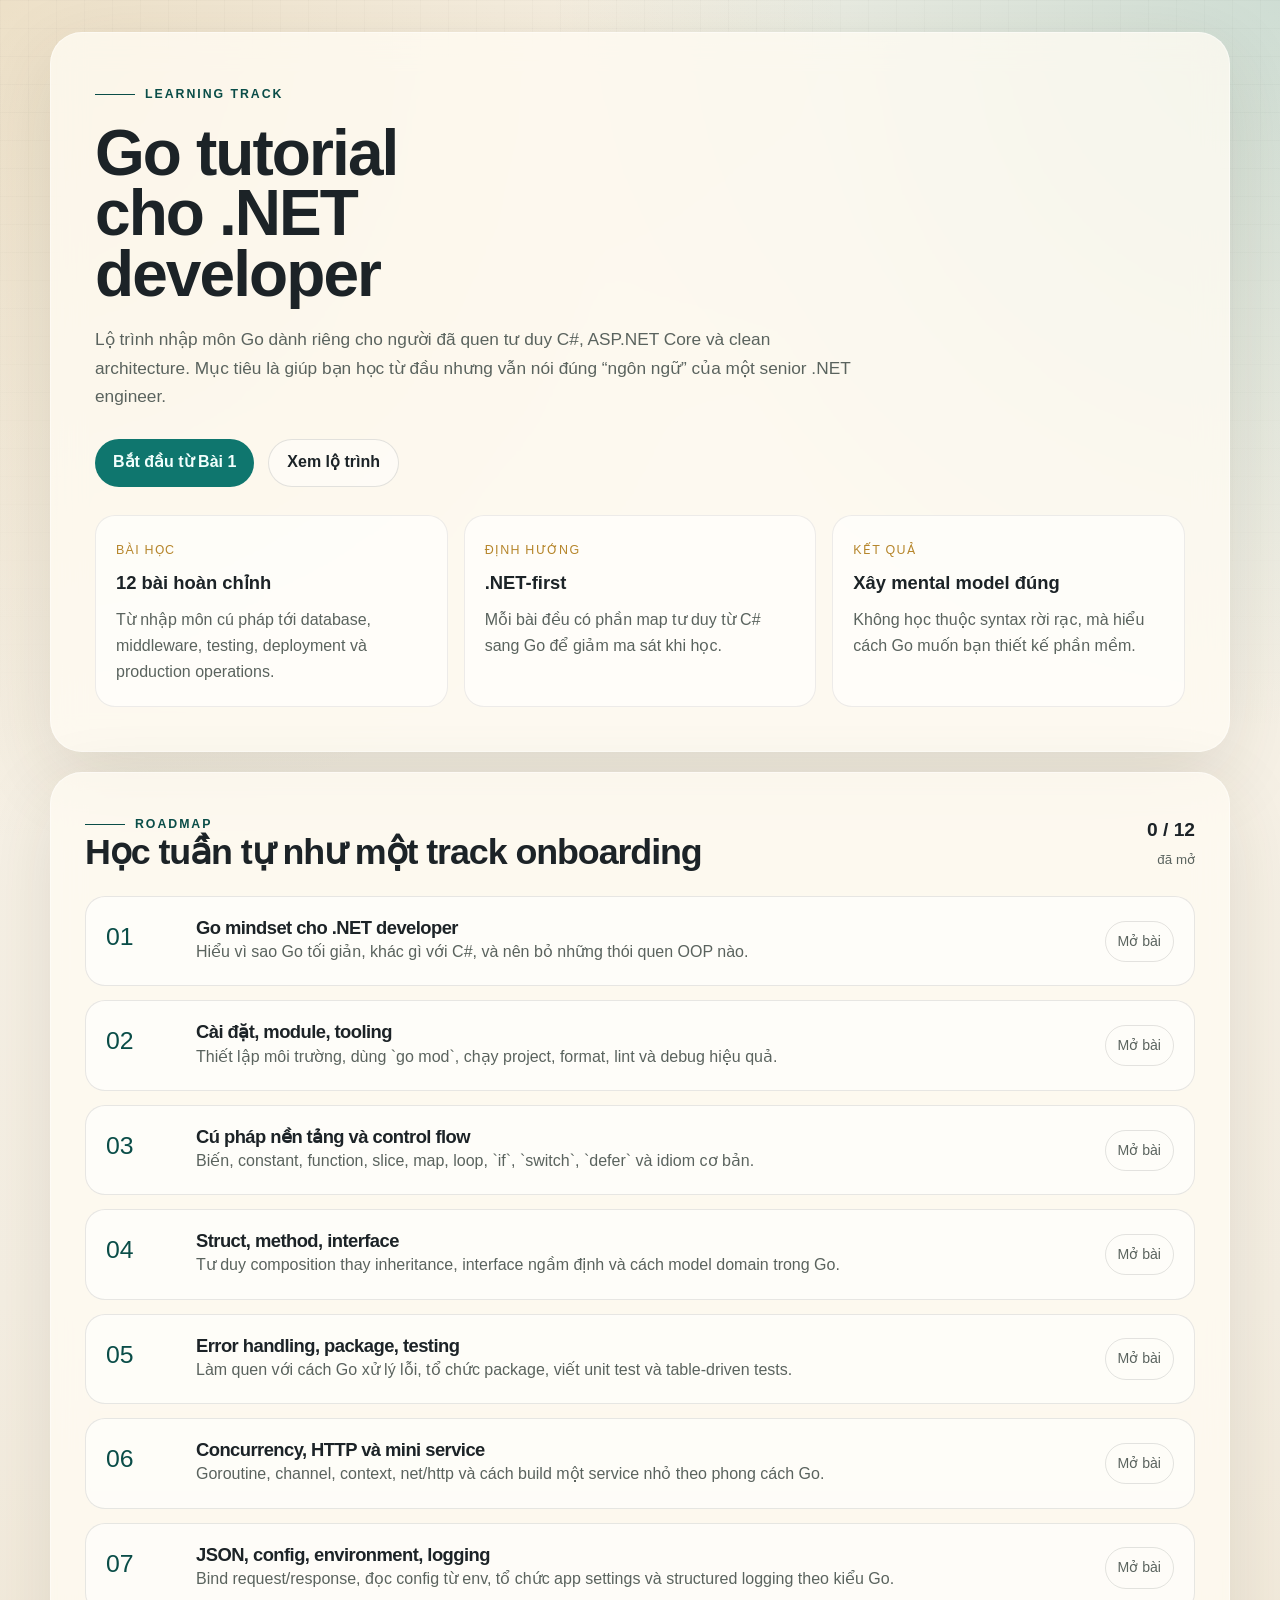
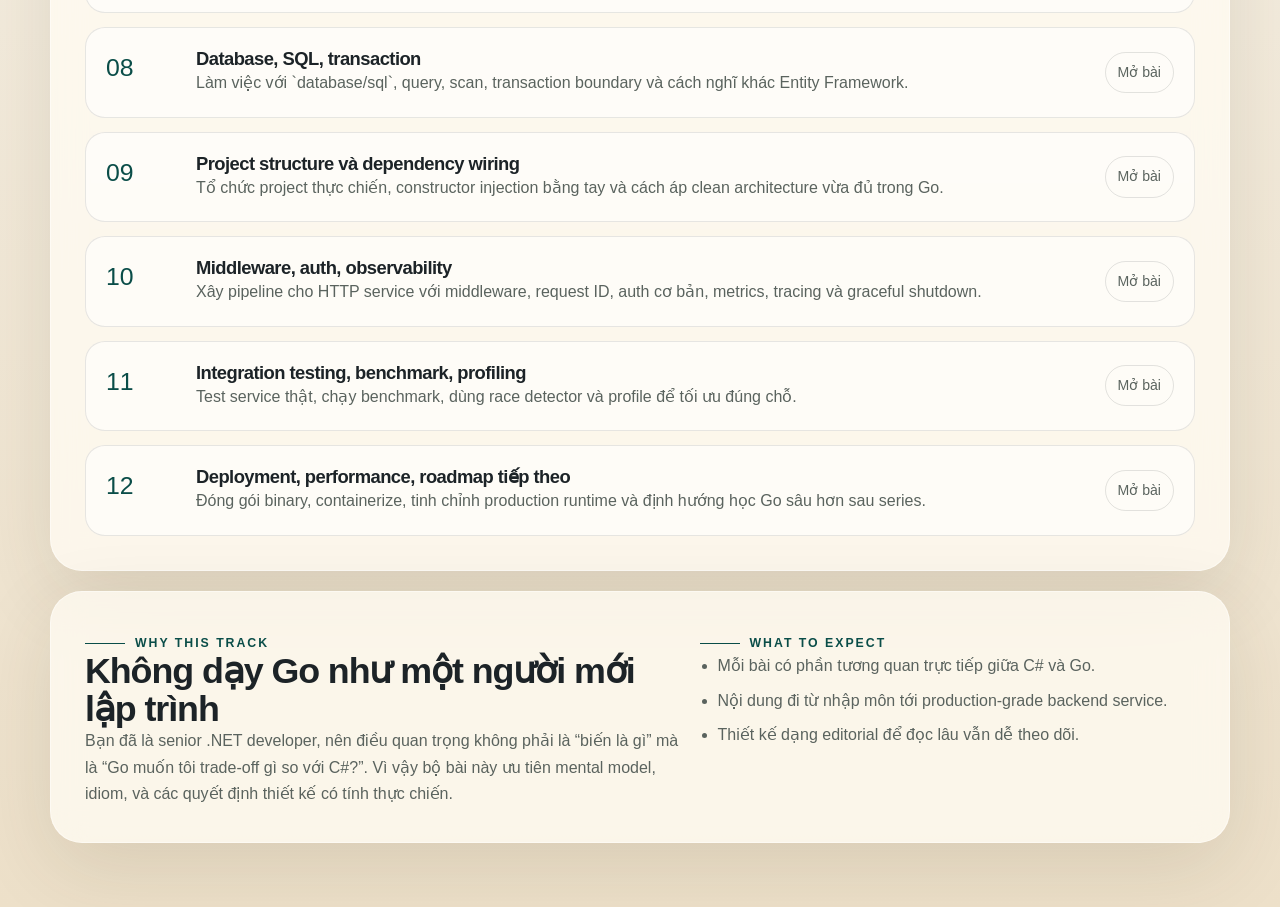
<file: index.html>
<!DOCTYPE html>
<html lang="vi">
<head>
  <meta charset="UTF-8">
  <meta name="viewport" content="width=device-width, initial-scale=1.0">
  <title>Go for .NET Engineers</title>
  <link rel="stylesheet" href="styles.css">
  <script defer src="app.js"></script>
</head>
<body data-page="index">
  <div class="site-shell">
    <header class="hero">
      <div class="eyebrow">Learning Track</div>
      <h1>Go tutorial cho .NET developer</h1>
      <p class="hero-copy">
        Lộ trình nhập môn Go dành riêng cho người đã quen tư duy C#, ASP.NET Core và clean architecture.
        Mục tiêu là giúp bạn học từ đầu nhưng vẫn nói đúng “ngôn ngữ” của một senior .NET engineer.
      </p>
      <div class="hero-actions">
        <a class="button button-primary" href="lesson-01-foundations.html">Bắt đầu từ Bài 1</a>
        <a class="button button-secondary" href="#roadmap">Xem lộ trình</a>
      </div>
      <div class="hero-grid">
        <article class="stat-card">
          <span class="stat-label">Bài học</span>
          <strong>12 bài hoàn chỉnh</strong>
          <p>Từ nhập môn cú pháp tới database, middleware, testing, deployment và production operations.</p>
        </article>
        <article class="stat-card">
          <span class="stat-label">Định hướng</span>
          <strong>.NET-first</strong>
          <p>Mỗi bài đều có phần map tư duy từ C# sang Go để giảm ma sát khi học.</p>
        </article>
        <article class="stat-card">
          <span class="stat-label">Kết quả</span>
          <strong>Xây mental model đúng</strong>
          <p>Không học thuộc syntax rời rạc, mà hiểu cách Go muốn bạn thiết kế phần mềm.</p>
        </article>
      </div>
    </header>

    <main class="content-stack">
      <section class="panel" id="roadmap">
        <div class="section-heading">
          <div>
            <div class="eyebrow">Roadmap</div>
            <h2>Học tuần tự như một track onboarding</h2>
          </div>
          <div class="progress-chip">
            <span id="progress-count">0 / 12</span>
            <small>đã mở</small>
          </div>
        </div>

        <div class="lesson-list">
          <a class="lesson-card" href="lesson-01-foundations.html" data-lesson>
            <span class="lesson-index">01</span>
            <div>
              <h3>Go mindset cho .NET developer</h3>
              <p>Hiểu vì sao Go tối giản, khác gì với C#, và nên bỏ những thói quen OOP nào.</p>
            </div>
            <span class="lesson-status">Mở bài</span>
          </a>

          <a class="lesson-card" href="lesson-02-setup-tooling.html" data-lesson>
            <span class="lesson-index">02</span>
            <div>
              <h3>Cài đặt, module, tooling</h3>
              <p>Thiết lập môi trường, dùng `go mod`, chạy project, format, lint và debug hiệu quả.</p>
            </div>
            <span class="lesson-status">Mở bài</span>
          </a>

          <a class="lesson-card" href="lesson-03-syntax-control-flow.html" data-lesson>
            <span class="lesson-index">03</span>
            <div>
              <h3>Cú pháp nền tảng và control flow</h3>
              <p>Biến, constant, function, slice, map, loop, `if`, `switch`, `defer` và idiom cơ bản.</p>
            </div>
            <span class="lesson-status">Mở bài</span>
          </a>

          <a class="lesson-card" href="lesson-04-types-structs-interfaces.html" data-lesson>
            <span class="lesson-index">04</span>
            <div>
              <h3>Struct, method, interface</h3>
              <p>Tư duy composition thay inheritance, interface ngầm định và cách model domain trong Go.</p>
            </div>
            <span class="lesson-status">Mở bài</span>
          </a>

          <a class="lesson-card" href="lesson-05-errors-packages-testing.html" data-lesson>
            <span class="lesson-index">05</span>
            <div>
              <h3>Error handling, package, testing</h3>
              <p>Làm quen với cách Go xử lý lỗi, tổ chức package, viết unit test và table-driven tests.</p>
            </div>
            <span class="lesson-status">Mở bài</span>
          </a>

          <a class="lesson-card" href="lesson-06-concurrency-http-project.html" data-lesson>
            <span class="lesson-index">06</span>
            <div>
              <h3>Concurrency, HTTP và mini service</h3>
              <p>Goroutine, channel, context, net/http và cách build một service nhỏ theo phong cách Go.</p>
            </div>
            <span class="lesson-status">Mở bài</span>
          </a>

          <a class="lesson-card" href="lesson-07-json-config-logging.html" data-lesson>
            <span class="lesson-index">07</span>
            <div>
              <h3>JSON, config, environment, logging</h3>
              <p>Bind request/response, đọc config từ env, tổ chức app settings và structured logging theo kiểu Go.</p>
            </div>
            <span class="lesson-status">Mở bài</span>
          </a>

          <a class="lesson-card" href="lesson-08-database-sql-transactions.html" data-lesson>
            <span class="lesson-index">08</span>
            <div>
              <h3>Database, SQL, transaction</h3>
              <p>Làm việc với `database/sql`, query, scan, transaction boundary và cách nghĩ khác Entity Framework.</p>
            </div>
            <span class="lesson-status">Mở bài</span>
          </a>

          <a class="lesson-card" href="lesson-09-project-structure-dependency-wiring.html" data-lesson>
            <span class="lesson-index">09</span>
            <div>
              <h3>Project structure và dependency wiring</h3>
              <p>Tổ chức project thực chiến, constructor injection bằng tay và cách áp clean architecture vừa đủ trong Go.</p>
            </div>
            <span class="lesson-status">Mở bài</span>
          </a>

          <a class="lesson-card" href="lesson-10-middleware-auth-observability.html" data-lesson>
            <span class="lesson-index">10</span>
            <div>
              <h3>Middleware, auth, observability</h3>
              <p>Xây pipeline cho HTTP service với middleware, request ID, auth cơ bản, metrics, tracing và graceful shutdown.</p>
            </div>
            <span class="lesson-status">Mở bài</span>
          </a>

          <a class="lesson-card" href="lesson-11-integration-testing-benchmarking.html" data-lesson>
            <span class="lesson-index">11</span>
            <div>
              <h3>Integration testing, benchmark, profiling</h3>
              <p>Test service thật, chạy benchmark, dùng race detector và profile để tối ưu đúng chỗ.</p>
            </div>
            <span class="lesson-status">Mở bài</span>
          </a>

          <a class="lesson-card" href="lesson-12-deployment-performance-roadmap.html" data-lesson>
            <span class="lesson-index">12</span>
            <div>
              <h3>Deployment, performance, roadmap tiếp theo</h3>
              <p>Đóng gói binary, containerize, tinh chỉnh production runtime và định hướng học Go sâu hơn sau series.</p>
            </div>
            <span class="lesson-status">Mở bài</span>
          </a>
        </div>
      </section>

      <section class="panel split-panel">
        <article>
          <div class="eyebrow">Why This Track</div>
          <h2>Không dạy Go như một người mới lập trình</h2>
          <p>
            Bạn đã là senior .NET developer, nên điều quan trọng không phải là “biến là gì” mà là
            “Go muốn tôi trade-off gì so với C#?”. Vì vậy bộ bài này ưu tiên mental model, idiom,
            và các quyết định thiết kế có tính thực chiến.
          </p>
        </article>

        <article>
          <div class="eyebrow">What To Expect</div>
          <ul class="feature-list">
            <li>Mỗi bài có phần tương quan trực tiếp giữa C# và Go.</li>
            <li>Nội dung đi từ nhập môn tới production-grade backend service.</li>
            <li>Thiết kế dạng editorial để đọc lâu vẫn dễ theo dõi.</li>
          </ul>
        </article>
      </section>
    </main>
  </div>
</body>
</html>
</file>
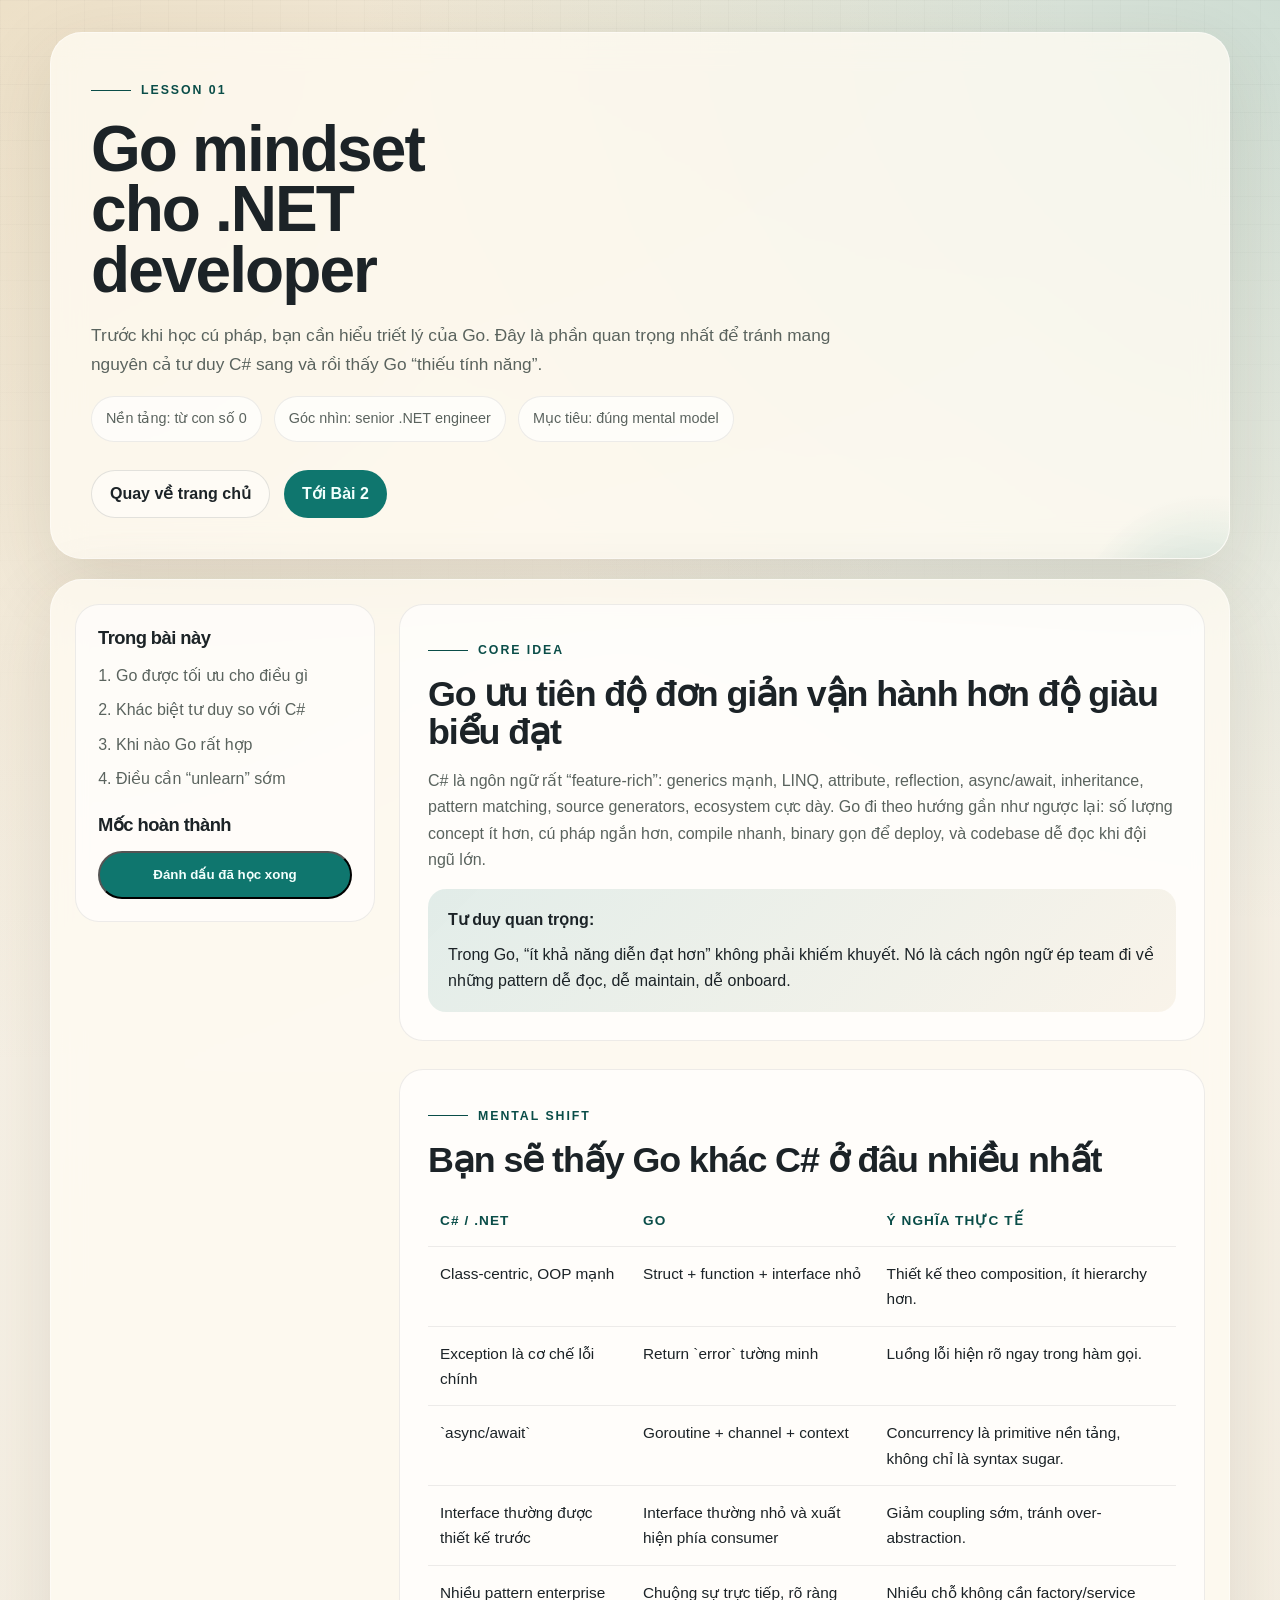
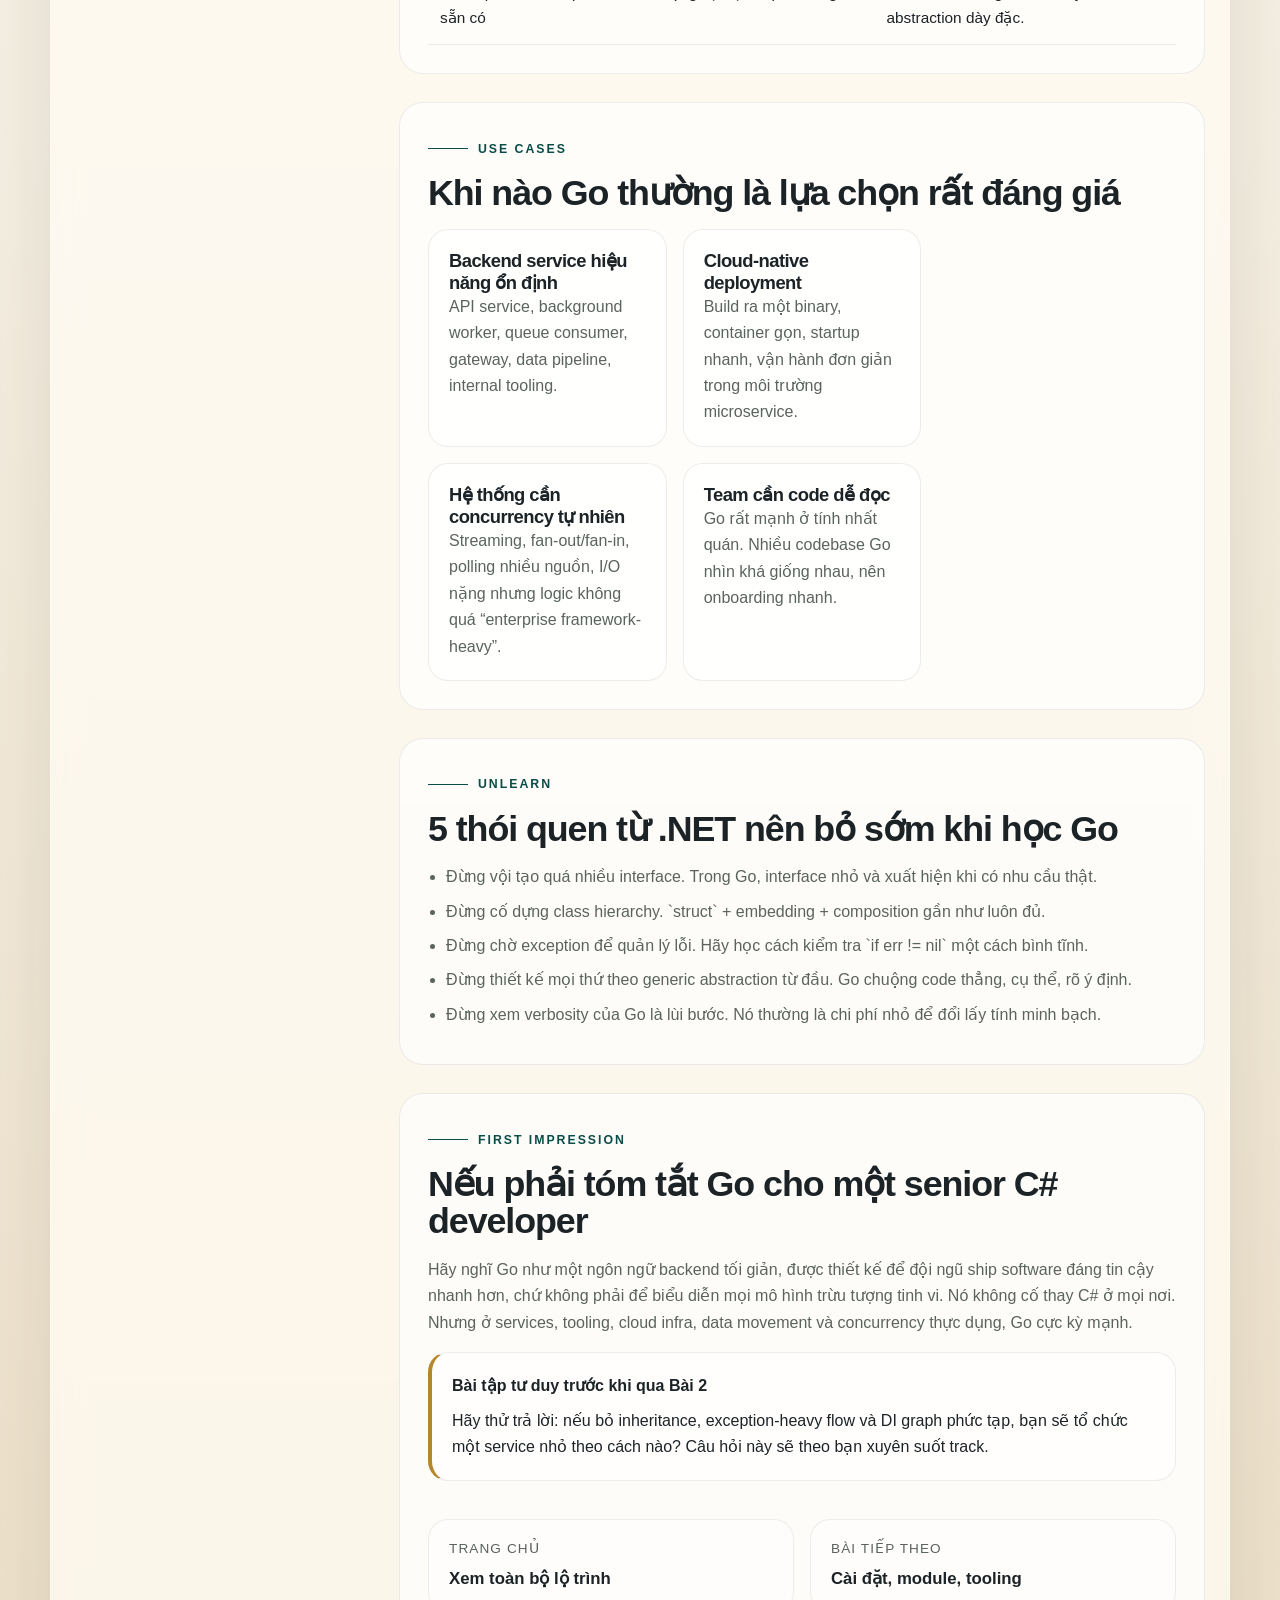
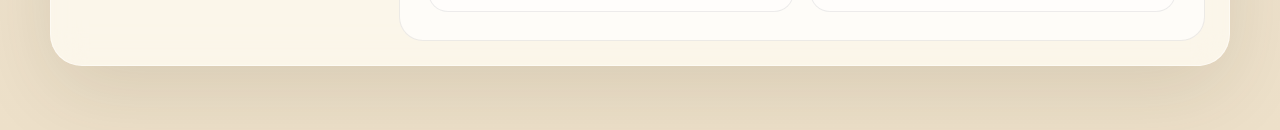
<file: lesson-01-foundations.html>
<!DOCTYPE html>
<html lang="vi">
<head>
  <meta charset="UTF-8">
  <meta name="viewport" content="width=device-width, initial-scale=1.0">
  <title>Bài 1 - Go mindset cho .NET developer</title>
  <link rel="stylesheet" href="styles.css">
  <script defer src="app.js"></script>
</head>
<body data-page="lesson-01-foundations.html">
  <div class="site-shell">
    <header class="article-hero">
      <div class="eyebrow">Lesson 01</div>
      <h1>Go mindset cho .NET developer</h1>
      <p class="hero-copy">
        Trước khi học cú pháp, bạn cần hiểu triết lý của Go. Đây là phần quan trọng nhất để tránh mang nguyên cả
        tư duy C# sang và rồi thấy Go “thiếu tính năng”.
      </p>
      <div class="article-meta">
        <div class="meta-chip">Nền tảng: từ con số 0</div>
        <div class="meta-chip">Góc nhìn: senior .NET engineer</div>
        <div class="meta-chip">Mục tiêu: đúng mental model</div>
      </div>
      <div class="article-actions">
        <a class="button button-secondary" href="index.html">Quay về trang chủ</a>
        <a class="button button-primary" href="lesson-02-setup-tooling.html">Tới Bài 2</a>
      </div>
    </header>

    <main class="article-layout">
      <aside class="sidebar">
        <div class="sidebar-group">
          <h3>Trong bài này</h3>
          <ol class="toc-list">
            <li>Go được tối ưu cho điều gì</li>
            <li>Khác biệt tư duy so với C#</li>
            <li>Khi nào Go rất hợp</li>
            <li>Điều cần “unlearn” sớm</li>
          </ol>
        </div>

        <div class="sidebar-group">
          <h3>Mốc hoàn thành</h3>
          <button class="button button-primary mark-complete" type="button" data-complete-lesson>
            Đánh dấu đã học xong
          </button>
        </div>
      </aside>

      <article class="article">
        <section class="article-section">
          <div class="eyebrow">Core Idea</div>
          <h2>Go ưu tiên độ đơn giản vận hành hơn độ giàu biểu đạt</h2>
          <p>
            C# là ngôn ngữ rất “feature-rich”: generics mạnh, LINQ, attribute, reflection, async/await, inheritance,
            pattern matching, source generators, ecosystem cực dày. Go đi theo hướng gần như ngược lại: số lượng
            concept ít hơn, cú pháp ngắn hơn, compile nhanh, binary gọn để deploy, và codebase dễ đọc khi đội ngũ lớn.
          </p>
          <div class="quote">
            <strong>Tư duy quan trọng:</strong>
            Trong Go, “ít khả năng diễn đạt hơn” không phải khiếm khuyết. Nó là cách ngôn ngữ ép team đi về những
            pattern dễ đọc, dễ maintain, dễ onboard.
          </div>
        </section>

        <section class="article-section">
          <div class="eyebrow">Mental Shift</div>
          <h2>Bạn sẽ thấy Go khác C# ở đâu nhiều nhất</h2>
          <table class="compare-table">
            <thead>
              <tr>
                <th>C# / .NET</th>
                <th>Go</th>
                <th>Ý nghĩa thực tế</th>
              </tr>
            </thead>
            <tbody>
              <tr>
                <td>Class-centric, OOP mạnh</td>
                <td>Struct + function + interface nhỏ</td>
                <td>Thiết kế theo composition, ít hierarchy hơn.</td>
              </tr>
              <tr>
                <td>Exception là cơ chế lỗi chính</td>
                <td>Return `error` tường minh</td>
                <td>Luồng lỗi hiện rõ ngay trong hàm gọi.</td>
              </tr>
              <tr>
                <td>`async/await`</td>
                <td>Goroutine + channel + context</td>
                <td>Concurrency là primitive nền tảng, không chỉ là syntax sugar.</td>
              </tr>
              <tr>
                <td>Interface thường được thiết kế trước</td>
                <td>Interface thường nhỏ và xuất hiện phía consumer</td>
                <td>Giảm coupling sớm, tránh over-abstraction.</td>
              </tr>
              <tr>
                <td>Nhiều pattern enterprise sẵn có</td>
                <td>Chuộng sự trực tiếp, rõ ràng</td>
                <td>Nhiều chỗ không cần factory/service abstraction dày đặc.</td>
              </tr>
            </tbody>
          </table>
        </section>

        <section class="article-section">
          <div class="eyebrow">Use Cases</div>
          <h2>Khi nào Go thường là lựa chọn rất đáng giá</h2>
          <div class="cards-2">
            <div class="mini-card">
              <h3>Backend service hiệu năng ổn định</h3>
              <p>API service, background worker, queue consumer, gateway, data pipeline, internal tooling.</p>
            </div>
            <div class="mini-card">
              <h3>Cloud-native deployment</h3>
              <p>Build ra một binary, container gọn, startup nhanh, vận hành đơn giản trong môi trường microservice.</p>
            </div>
          </div>
          <div class="cards-2">
            <div class="mini-card">
              <h3>Hệ thống cần concurrency tự nhiên</h3>
              <p>Streaming, fan-out/fan-in, polling nhiều nguồn, I/O nặng nhưng logic không quá “enterprise framework-heavy”.</p>
            </div>
            <div class="mini-card">
              <h3>Team cần code dễ đọc</h3>
              <p>Go rất mạnh ở tính nhất quán. Nhiều codebase Go nhìn khá giống nhau, nên onboarding nhanh.</p>
            </div>
          </div>
        </section>

        <section class="article-section">
          <div class="eyebrow">Unlearn</div>
          <h2>5 thói quen từ .NET nên bỏ sớm khi học Go</h2>
          <ul class="bullet-list">
            <li>Đừng vội tạo quá nhiều interface. Trong Go, interface nhỏ và xuất hiện khi có nhu cầu thật.</li>
            <li>Đừng cố dựng class hierarchy. `struct` + embedding + composition gần như luôn đủ.</li>
            <li>Đừng chờ exception để quản lý lỗi. Hãy học cách kiểm tra `if err != nil` một cách bình tĩnh.</li>
            <li>Đừng thiết kế mọi thứ theo generic abstraction từ đầu. Go chuộng code thẳng, cụ thể, rõ ý định.</li>
            <li>Đừng xem verbosity của Go là lùi bước. Nó thường là chi phí nhỏ để đổi lấy tính minh bạch.</li>
          </ul>
        </section>

        <section class="article-section">
          <div class="eyebrow">First Impression</div>
          <h2>Nếu phải tóm tắt Go cho một senior C# developer</h2>
          <p>
            Hãy nghĩ Go như một ngôn ngữ backend tối giản, được thiết kế để đội ngũ ship software đáng tin cậy nhanh hơn,
            chứ không phải để biểu diễn mọi mô hình trừu tượng tinh vi. Nó không cố thay C# ở mọi nơi. Nhưng ở services,
            tooling, cloud infra, data movement và concurrency thực dụng, Go cực kỳ mạnh.
          </p>
          <div class="callout">
            <strong>Bài tập tư duy trước khi qua Bài 2</strong>
            Hãy thử trả lời: nếu bỏ inheritance, exception-heavy flow và DI graph phức tạp, bạn sẽ tổ chức một service
            nhỏ theo cách nào? Câu hỏi này sẽ theo bạn xuyên suốt track.
          </div>

          <div class="next-nav">
            <a href="index.html">
              <span>Trang chủ</span>
              <strong>Xem toàn bộ lộ trình</strong>
            </a>
            <a href="lesson-02-setup-tooling.html">
              <span>Bài tiếp theo</span>
              <strong>Cài đặt, module, tooling</strong>
            </a>
          </div>
        </section>
      </article>
    </main>
  </div>
</body>
</html>
</file>
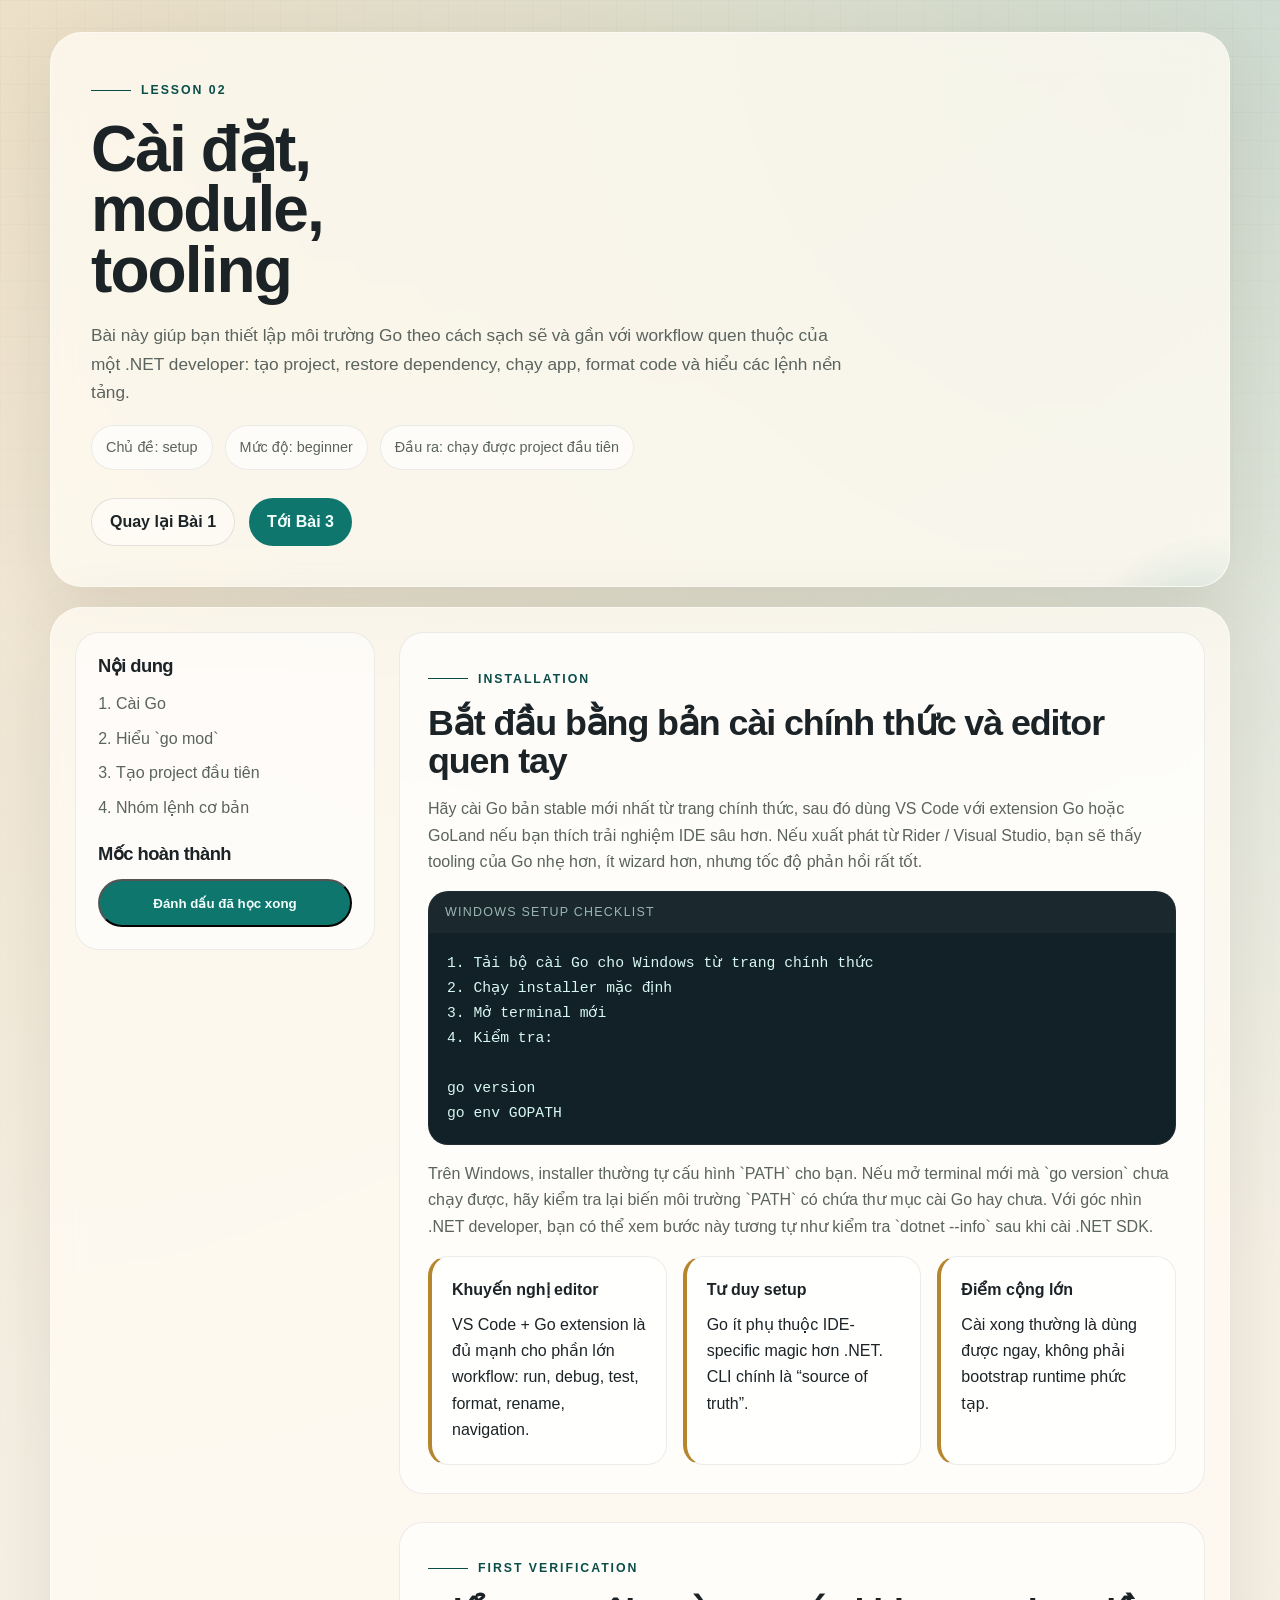
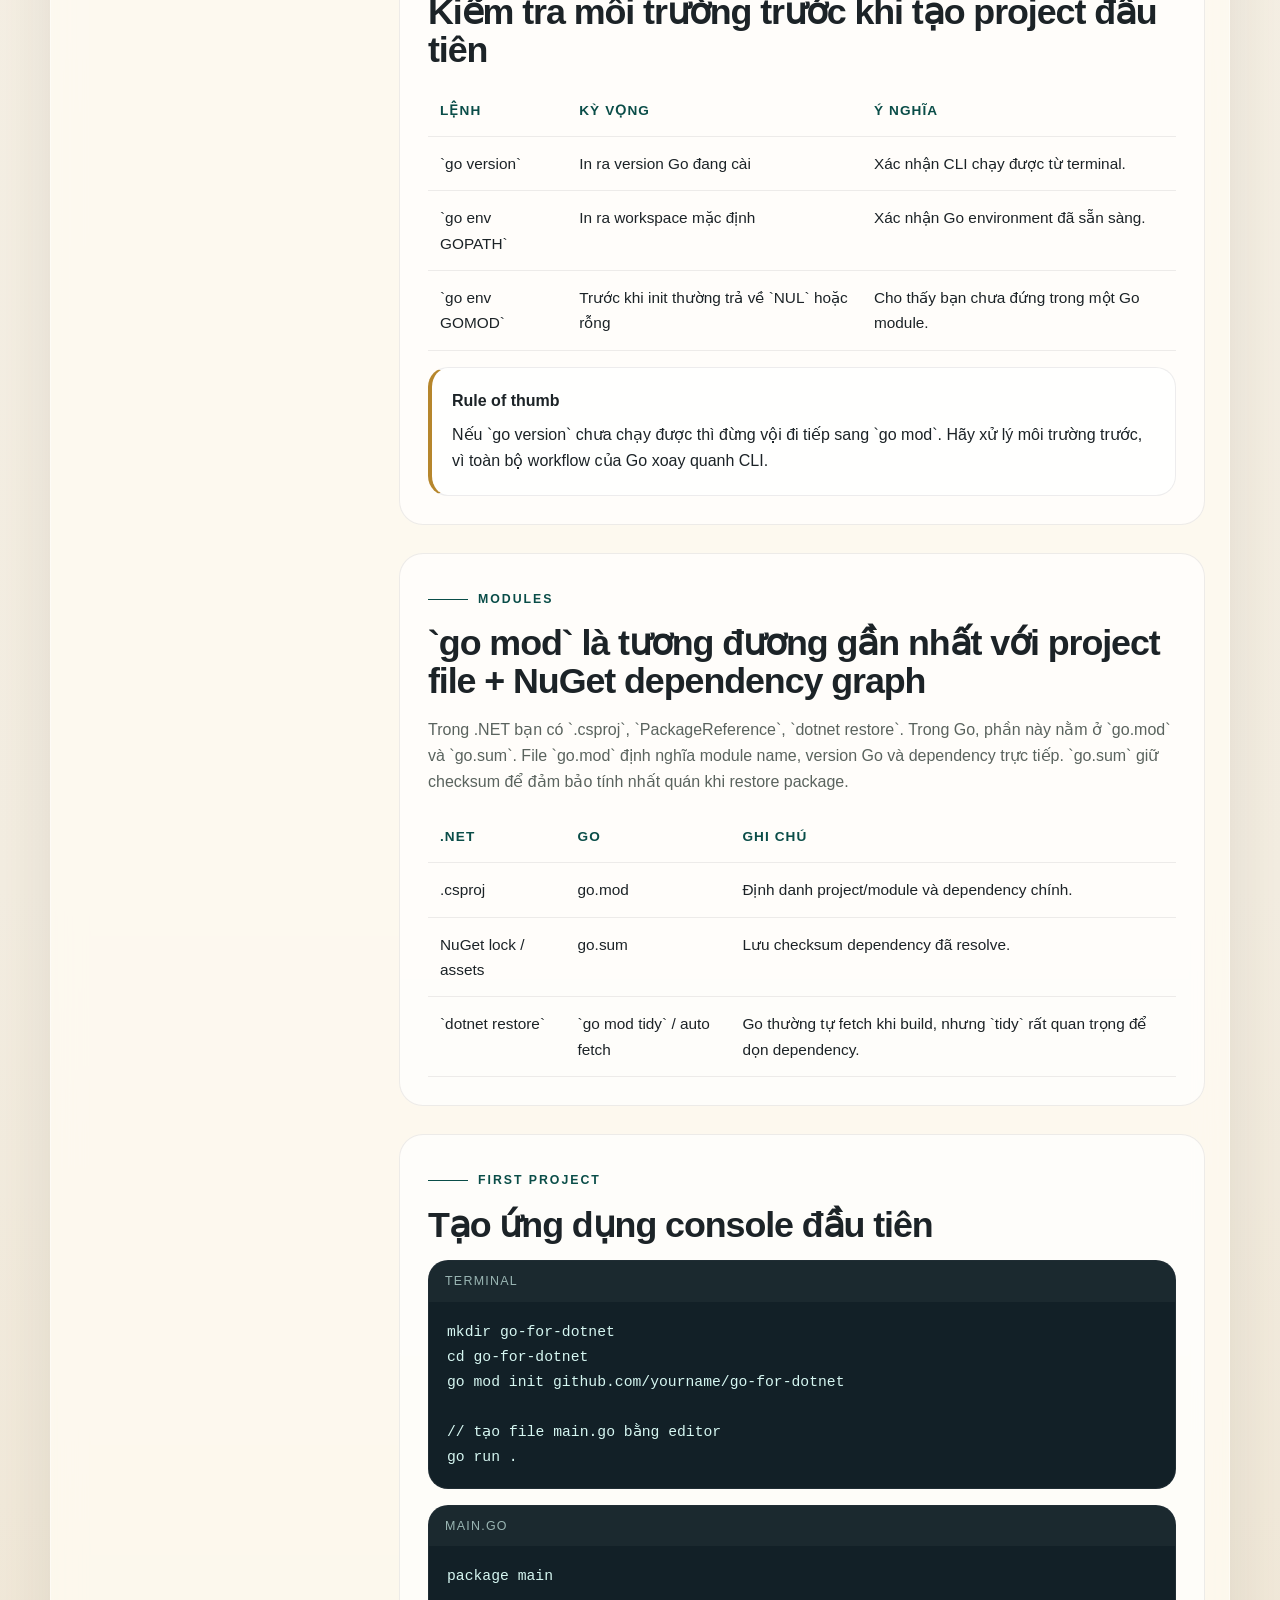
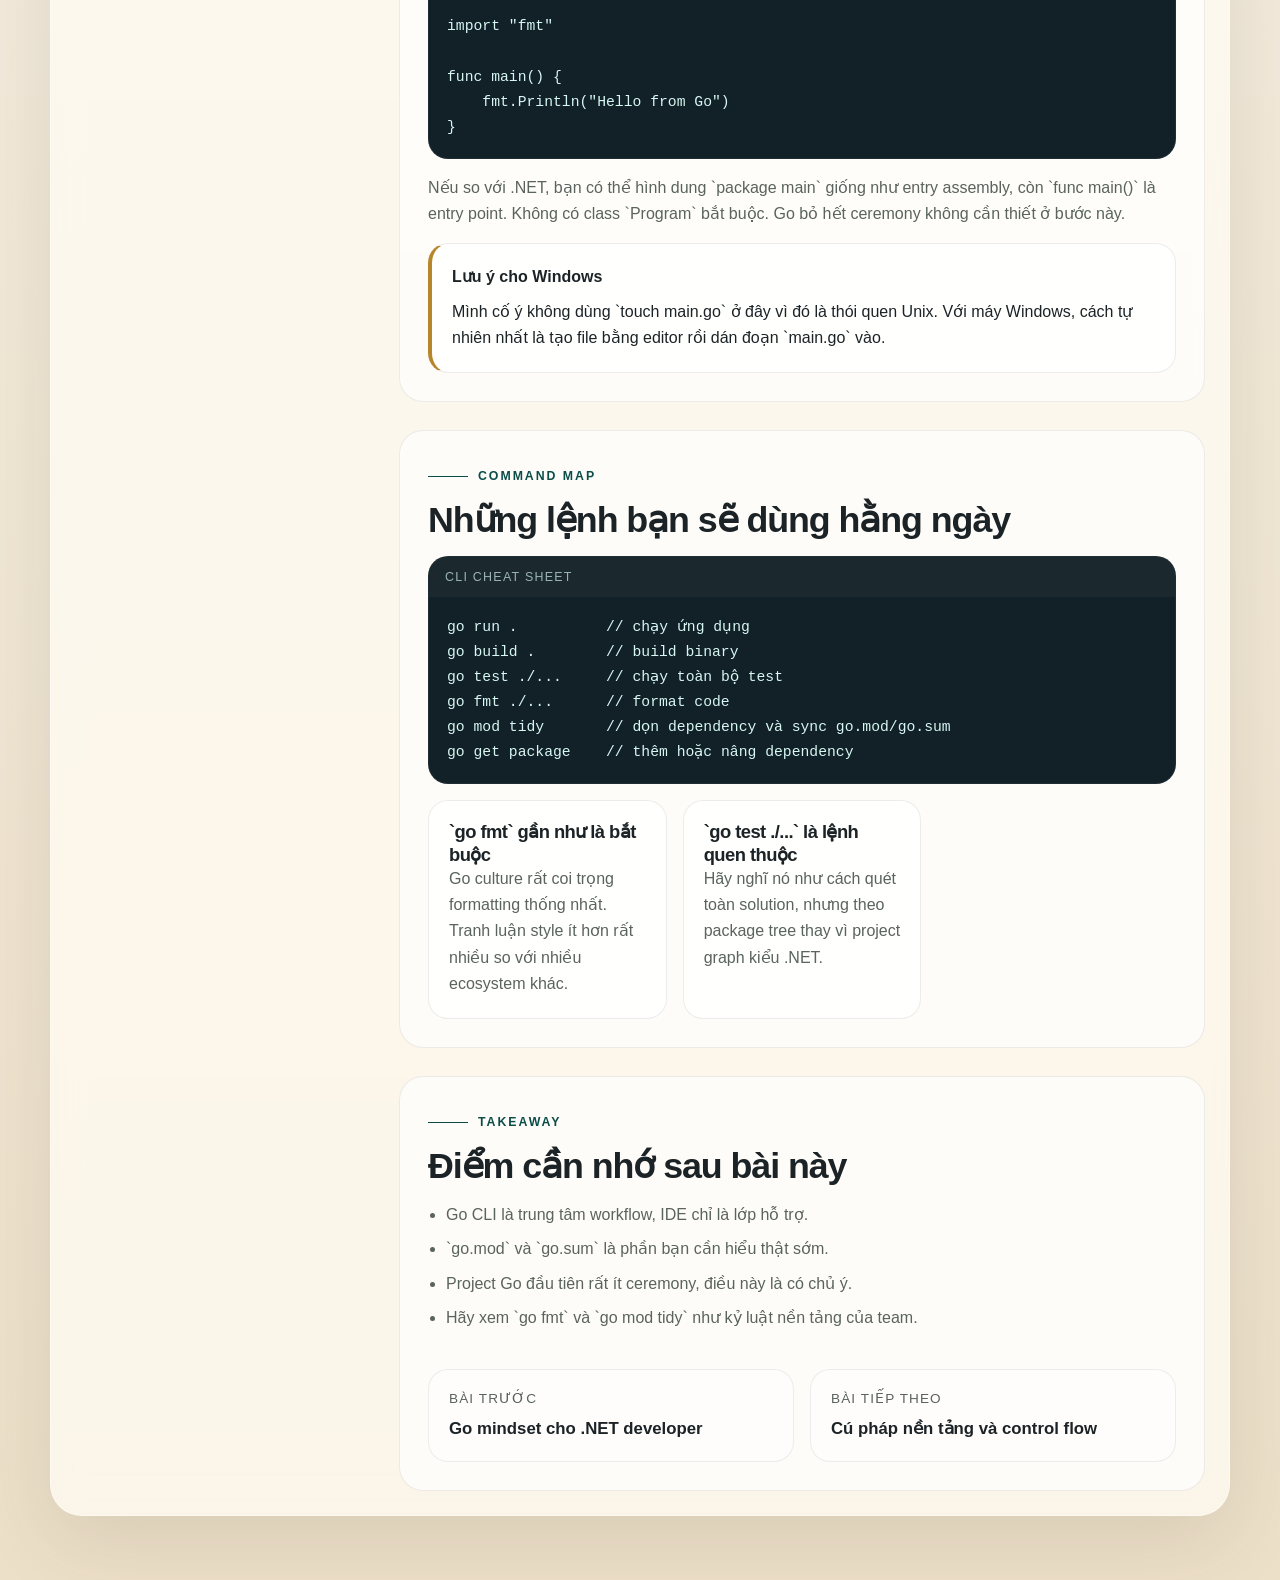
<file: lesson-02-setup-tooling.html>
<!DOCTYPE html>
<html lang="vi">
<head>
  <meta charset="UTF-8">
  <meta name="viewport" content="width=device-width, initial-scale=1.0">
  <title>Bài 2 - Cài đặt, module, tooling</title>
  <link rel="stylesheet" href="styles.css">
  <script defer src="app.js"></script>
</head>
<body data-page="lesson-02-setup-tooling.html">
  <div class="site-shell">
    <header class="article-hero">
      <div class="eyebrow">Lesson 02</div>
      <h1>Cài đặt, module, tooling</h1>
      <p class="hero-copy">
        Bài này giúp bạn thiết lập môi trường Go theo cách sạch sẽ và gần với workflow quen thuộc của một .NET developer:
        tạo project, restore dependency, chạy app, format code và hiểu các lệnh nền tảng.
      </p>
      <div class="article-meta">
        <div class="meta-chip">Chủ đề: setup</div>
        <div class="meta-chip">Mức độ: beginner</div>
        <div class="meta-chip">Đầu ra: chạy được project đầu tiên</div>
      </div>
      <div class="article-actions">
        <a class="button button-secondary" href="lesson-01-foundations.html">Quay lại Bài 1</a>
        <a class="button button-primary" href="lesson-03-syntax-control-flow.html">Tới Bài 3</a>
      </div>
    </header>

    <main class="article-layout">
      <aside class="sidebar">
        <div class="sidebar-group">
          <h3>Nội dung</h3>
          <ol class="toc-list">
            <li>Cài Go</li>
            <li>Hiểu `go mod`</li>
            <li>Tạo project đầu tiên</li>
            <li>Nhóm lệnh cơ bản</li>
          </ol>
        </div>
        <div class="sidebar-group">
          <h3>Mốc hoàn thành</h3>
          <button class="button button-primary mark-complete" type="button" data-complete-lesson>
            Đánh dấu đã học xong
          </button>
        </div>
      </aside>

      <article class="article">
        <section class="article-section">
          <div class="eyebrow">Installation</div>
          <h2>Bắt đầu bằng bản cài chính thức và editor quen tay</h2>
          <p>
            Hãy cài Go bản stable mới nhất từ trang chính thức, sau đó dùng VS Code với extension Go hoặc GoLand nếu bạn
            thích trải nghiệm IDE sâu hơn. Nếu xuất phát từ Rider / Visual Studio, bạn sẽ thấy tooling của Go nhẹ hơn,
            ít wizard hơn, nhưng tốc độ phản hồi rất tốt.
          </p>
          <div class="code-block" data-label="Windows Setup Checklist">
            <pre><code>1. Tải bộ cài Go cho Windows từ trang chính thức
2. Chạy installer mặc định
3. Mở terminal mới
4. Kiểm tra:

go version
go env GOPATH
</code></pre>
          </div>
          <p>
            Trên Windows, installer thường tự cấu hình `PATH` cho bạn. Nếu mở terminal mới mà `go version` chưa chạy được,
            hãy kiểm tra lại biến môi trường `PATH` có chứa thư mục cài Go hay chưa. Với góc nhìn .NET developer,
            bạn có thể xem bước này tương tự như kiểm tra `dotnet --info` sau khi cài .NET SDK.
          </p>
          <div class="callout-grid">
            <div class="callout">
              <strong>Khuyến nghị editor</strong>
              VS Code + Go extension là đủ mạnh cho phần lớn workflow: run, debug, test, format, rename, navigation.
            </div>
            <div class="callout">
              <strong>Tư duy setup</strong>
              Go ít phụ thuộc IDE-specific magic hơn .NET. CLI chính là “source of truth”.
            </div>
            <div class="callout">
              <strong>Điểm cộng lớn</strong>
              Cài xong thường là dùng được ngay, không phải bootstrap runtime phức tạp.
            </div>
          </div>
        </section>

        <section class="article-section">
          <div class="eyebrow">First Verification</div>
          <h2>Kiểm tra môi trường trước khi tạo project đầu tiên</h2>
          <table class="compare-table">
            <thead>
              <tr>
                <th>Lệnh</th>
                <th>Kỳ vọng</th>
                <th>Ý nghĩa</th>
              </tr>
            </thead>
            <tbody>
              <tr>
                <td>`go version`</td>
                <td>In ra version Go đang cài</td>
                <td>Xác nhận CLI chạy được từ terminal.</td>
              </tr>
              <tr>
                <td>`go env GOPATH`</td>
                <td>In ra workspace mặc định</td>
                <td>Xác nhận Go environment đã sẵn sàng.</td>
              </tr>
              <tr>
                <td>`go env GOMOD`</td>
                <td>Trước khi init thường trả về `NUL` hoặc rỗng</td>
                <td>Cho thấy bạn chưa đứng trong một Go module.</td>
              </tr>
            </tbody>
          </table>
          <div class="callout">
            <strong>Rule of thumb</strong>
            Nếu `go version` chưa chạy được thì đừng vội đi tiếp sang `go mod`. Hãy xử lý môi trường trước, vì toàn bộ workflow của Go xoay quanh CLI.
          </div>
        </section>

        <section class="article-section">
          <div class="eyebrow">Modules</div>
          <h2>`go mod` là tương đương gần nhất với project file + NuGet dependency graph</h2>
          <p>
            Trong .NET bạn có `.csproj`, `PackageReference`, `dotnet restore`. Trong Go, phần này nằm ở `go.mod`
            và `go.sum`. File `go.mod` định nghĩa module name, version Go và dependency trực tiếp. `go.sum`
            giữ checksum để đảm bảo tính nhất quán khi restore package.
          </p>
          <table class="compare-table">
            <thead>
              <tr>
                <th>.NET</th>
                <th>Go</th>
                <th>Ghi chú</th>
              </tr>
            </thead>
            <tbody>
              <tr>
                <td>.csproj</td>
                <td>go.mod</td>
                <td>Định danh project/module và dependency chính.</td>
              </tr>
              <tr>
                <td>NuGet lock / assets</td>
                <td>go.sum</td>
                <td>Lưu checksum dependency đã resolve.</td>
              </tr>
              <tr>
                <td>`dotnet restore`</td>
                <td>`go mod tidy` / auto fetch</td>
                <td>Go thường tự fetch khi build, nhưng `tidy` rất quan trọng để dọn dependency.</td>
              </tr>
            </tbody>
          </table>
        </section>

        <section class="article-section">
          <div class="eyebrow">First Project</div>
          <h2>Tạo ứng dụng console đầu tiên</h2>
          <div class="code-block" data-label="Terminal">
            <pre><code>mkdir go-for-dotnet
cd go-for-dotnet
go mod init github.com/yourname/go-for-dotnet

// tạo file main.go bằng editor
go run .
</code></pre>
          </div>
          <div class="code-block" data-label="main.go">
            <pre><code>package main

import "fmt"

func main() {
    fmt.Println("Hello from Go")
}
</code></pre>
          </div>
          <p>
            Nếu so với .NET, bạn có thể hình dung `package main` giống như entry assembly, còn `func main()`
            là entry point. Không có class `Program` bắt buộc. Go bỏ hết ceremony không cần thiết ở bước này.
          </p>
          <div class="callout">
            <strong>Lưu ý cho Windows</strong>
            Mình cố ý không dùng `touch main.go` ở đây vì đó là thói quen Unix. Với máy Windows, cách tự nhiên nhất là tạo file bằng editor rồi dán đoạn `main.go` vào.
          </div>
        </section>

        <section class="article-section">
          <div class="eyebrow">Command Map</div>
          <h2>Những lệnh bạn sẽ dùng hằng ngày</h2>
          <div class="code-block" data-label="CLI Cheat Sheet">
            <pre><code>go run .          // chạy ứng dụng
go build .        // build binary
go test ./...     // chạy toàn bộ test
go fmt ./...      // format code
go mod tidy       // dọn dependency và sync go.mod/go.sum
go get package    // thêm hoặc nâng dependency
</code></pre>
          </div>
          <div class="cards-2">
            <div class="mini-card">
              <h3>`go fmt` gần như là bắt buộc</h3>
              <p>Go culture rất coi trọng formatting thống nhất. Tranh luận style ít hơn rất nhiều so với nhiều ecosystem khác.</p>
            </div>
            <div class="mini-card">
              <h3>`go test ./...` là lệnh quen thuộc</h3>
              <p>Hãy nghĩ nó như cách quét toàn solution, nhưng theo package tree thay vì project graph kiểu .NET.</p>
            </div>
          </div>
        </section>

        <section class="article-section">
          <div class="eyebrow">Takeaway</div>
          <h2>Điểm cần nhớ sau bài này</h2>
          <ul class="bullet-list">
            <li>Go CLI là trung tâm workflow, IDE chỉ là lớp hỗ trợ.</li>
            <li>`go.mod` và `go.sum` là phần bạn cần hiểu thật sớm.</li>
            <li>Project Go đầu tiên rất ít ceremony, điều này là có chủ ý.</li>
            <li>Hãy xem `go fmt` và `go mod tidy` như kỷ luật nền tảng của team.</li>
          </ul>

          <div class="next-nav">
            <a href="lesson-01-foundations.html">
              <span>Bài trước</span>
              <strong>Go mindset cho .NET developer</strong>
            </a>
            <a href="lesson-03-syntax-control-flow.html">
              <span>Bài tiếp theo</span>
              <strong>Cú pháp nền tảng và control flow</strong>
            </a>
          </div>
        </section>
      </article>
    </main>
  </div>
</body>
</html>
</file>
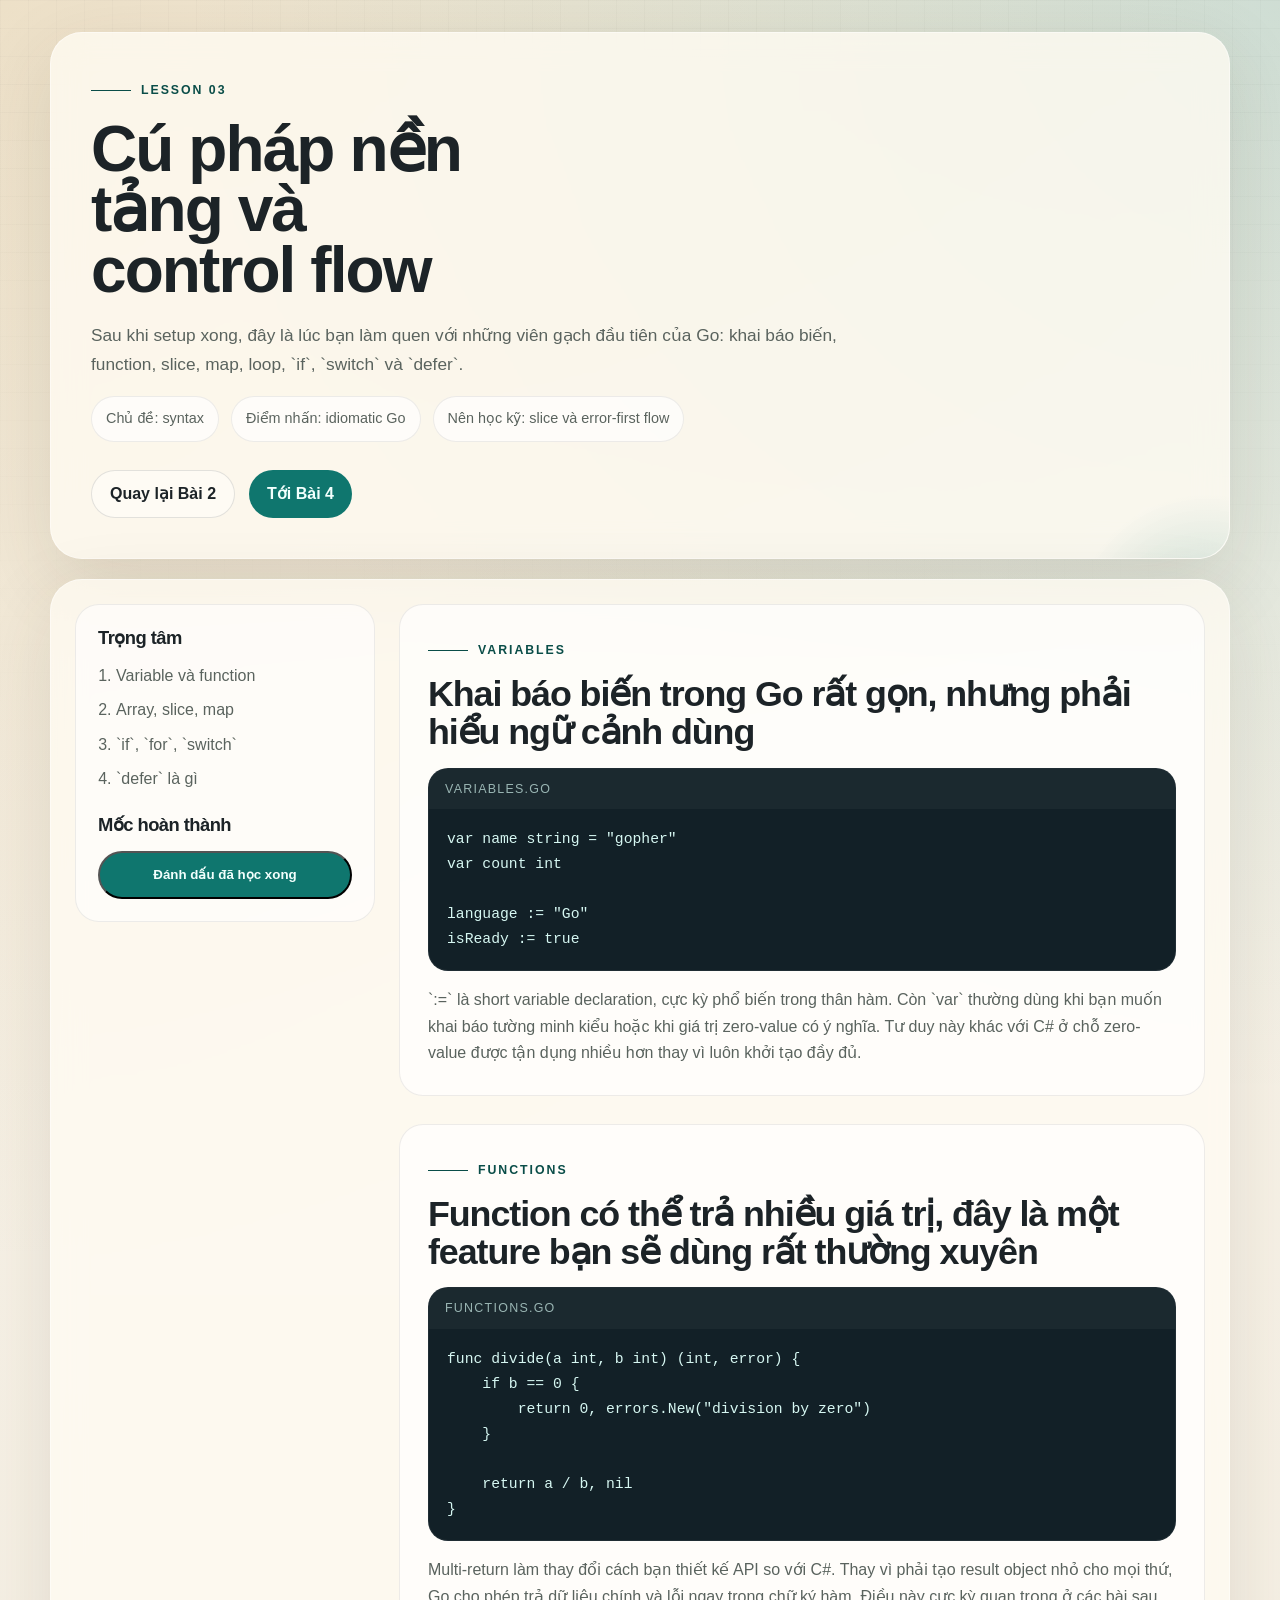
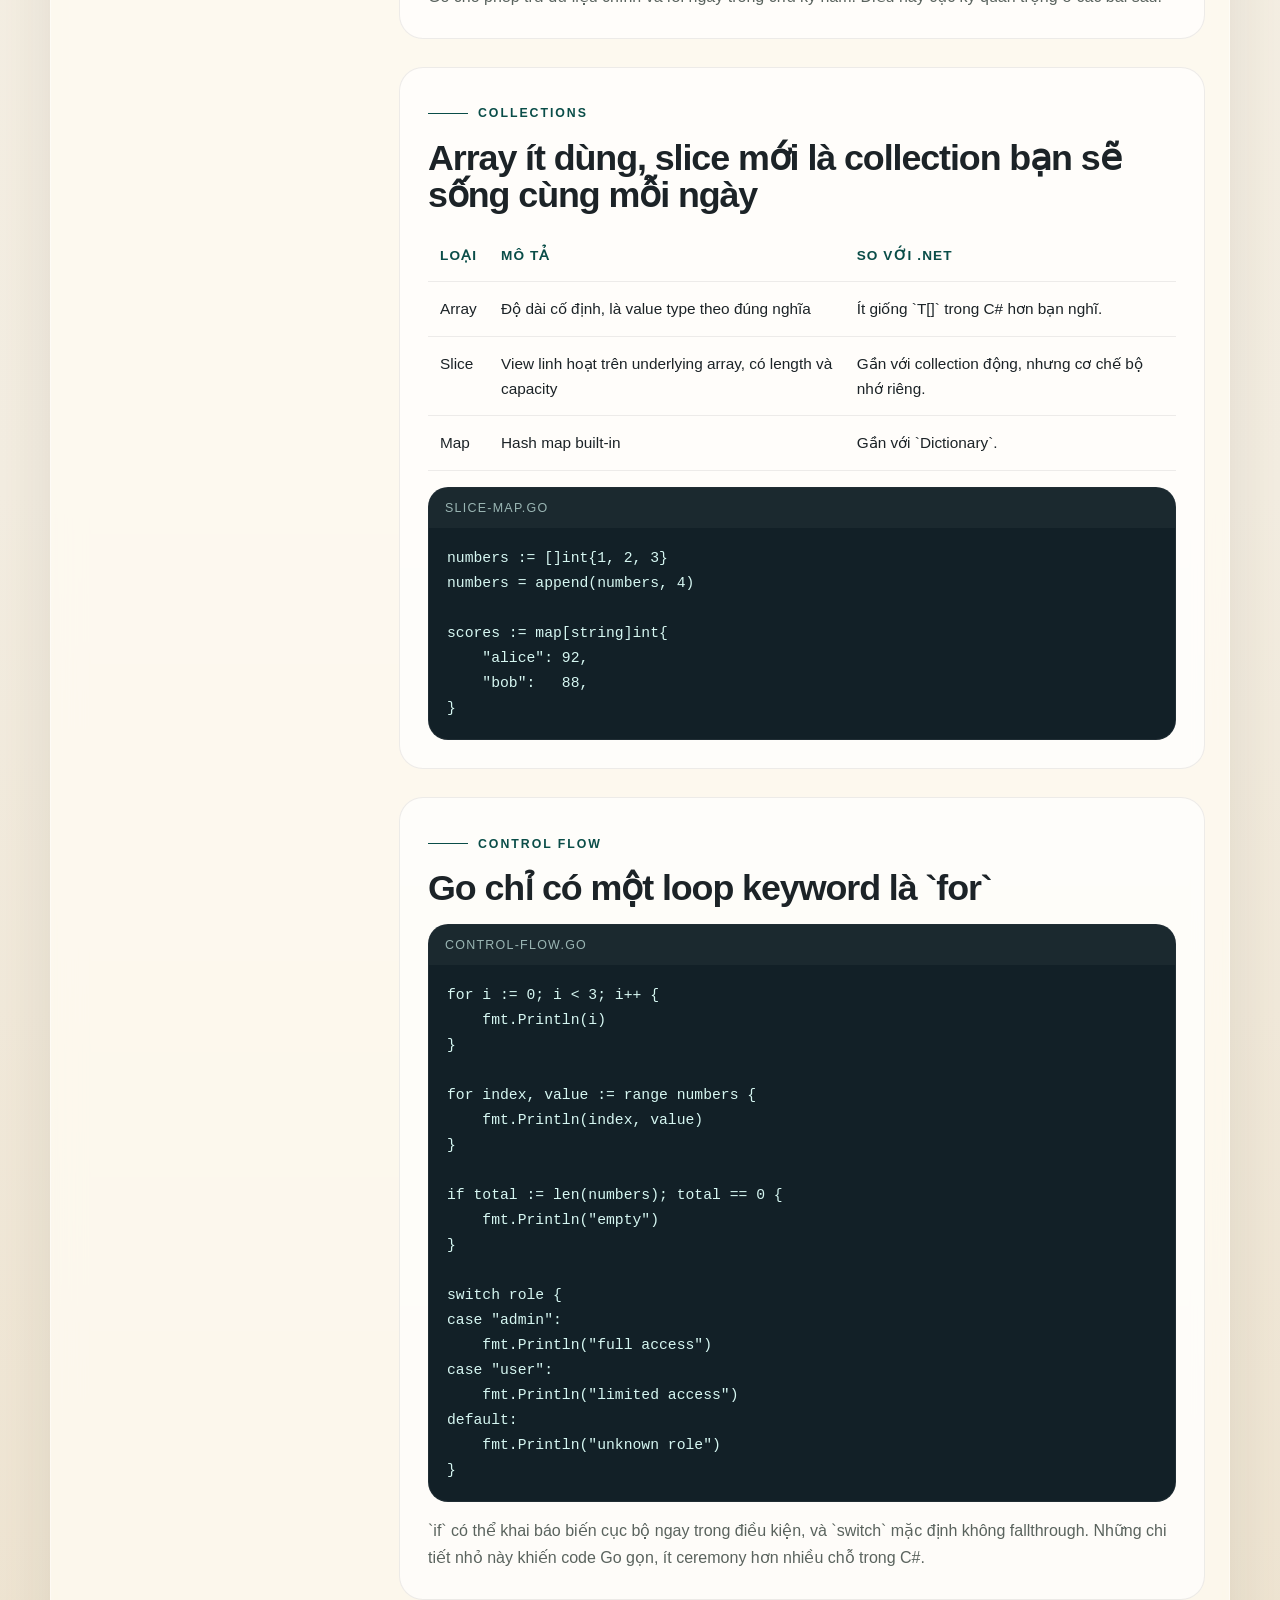
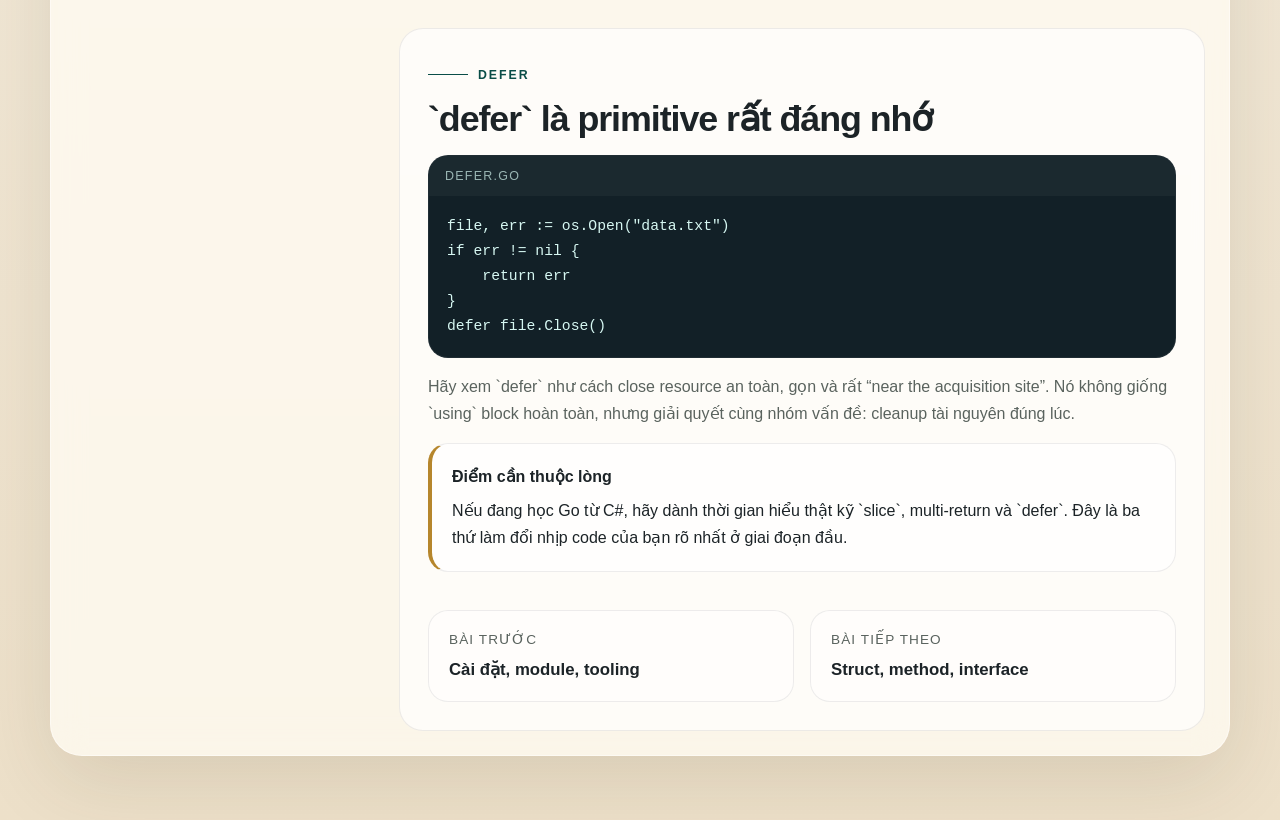
<file: lesson-03-syntax-control-flow.html>
<!DOCTYPE html>
<html lang="vi">
<head>
  <meta charset="UTF-8">
  <meta name="viewport" content="width=device-width, initial-scale=1.0">
  <title>Bài 3 - Cú pháp nền tảng và control flow</title>
  <link rel="stylesheet" href="styles.css">
  <script defer src="app.js"></script>
</head>
<body data-page="lesson-03-syntax-control-flow.html">
  <div class="site-shell">
    <header class="article-hero">
      <div class="eyebrow">Lesson 03</div>
      <h1>Cú pháp nền tảng và control flow</h1>
      <p class="hero-copy">
        Sau khi setup xong, đây là lúc bạn làm quen với những viên gạch đầu tiên của Go:
        khai báo biến, function, slice, map, loop, `if`, `switch` và `defer`.
      </p>
      <div class="article-meta">
        <div class="meta-chip">Chủ đề: syntax</div>
        <div class="meta-chip">Điểm nhấn: idiomatic Go</div>
        <div class="meta-chip">Nên học kỹ: slice và error-first flow</div>
      </div>
      <div class="article-actions">
        <a class="button button-secondary" href="lesson-02-setup-tooling.html">Quay lại Bài 2</a>
        <a class="button button-primary" href="lesson-04-types-structs-interfaces.html">Tới Bài 4</a>
      </div>
    </header>

    <main class="article-layout">
      <aside class="sidebar">
        <div class="sidebar-group">
          <h3>Trọng tâm</h3>
          <ol class="toc-list">
            <li>Variable và function</li>
            <li>Array, slice, map</li>
            <li>`if`, `for`, `switch`</li>
            <li>`defer` là gì</li>
          </ol>
        </div>
        <div class="sidebar-group">
          <h3>Mốc hoàn thành</h3>
          <button class="button button-primary mark-complete" type="button" data-complete-lesson>
            Đánh dấu đã học xong
          </button>
        </div>
      </aside>

      <article class="article">
        <section class="article-section">
          <div class="eyebrow">Variables</div>
          <h2>Khai báo biến trong Go rất gọn, nhưng phải hiểu ngữ cảnh dùng</h2>
          <div class="code-block" data-label="variables.go">
            <pre><code>var name string = "gopher"
var count int

language := "Go"
isReady := true
</code></pre>
          </div>
          <p>
            `:=` là short variable declaration, cực kỳ phổ biến trong thân hàm. Còn `var` thường dùng khi bạn muốn
            khai báo tường minh kiểu hoặc khi giá trị zero-value có ý nghĩa. Tư duy này khác với C# ở chỗ zero-value
            được tận dụng nhiều hơn thay vì luôn khởi tạo đầy đủ.
          </p>
        </section>

        <section class="article-section">
          <div class="eyebrow">Functions</div>
          <h2>Function có thể trả nhiều giá trị, đây là một feature bạn sẽ dùng rất thường xuyên</h2>
          <div class="code-block" data-label="functions.go">
            <pre><code>func divide(a int, b int) (int, error) {
    if b == 0 {
        return 0, errors.New("division by zero")
    }

    return a / b, nil
}
</code></pre>
          </div>
          <p>
            Multi-return làm thay đổi cách bạn thiết kế API so với C#. Thay vì phải tạo result object nhỏ cho mọi thứ,
            Go cho phép trả dữ liệu chính và lỗi ngay trong chữ ký hàm. Điều này cực kỳ quan trọng ở các bài sau.
          </p>
        </section>

        <section class="article-section">
          <div class="eyebrow">Collections</div>
          <h2>Array ít dùng, slice mới là collection bạn sẽ sống cùng mỗi ngày</h2>
          <table class="compare-table">
            <thead>
              <tr>
                <th>Loại</th>
                <th>Mô tả</th>
                <th>So với .NET</th>
              </tr>
            </thead>
            <tbody>
              <tr>
                <td>Array</td>
                <td>Độ dài cố định, là value type theo đúng nghĩa</td>
                <td>Ít giống `T[]` trong C# hơn bạn nghĩ.</td>
              </tr>
              <tr>
                <td>Slice</td>
                <td>View linh hoạt trên underlying array, có length và capacity</td>
                <td>Gần với collection động, nhưng cơ chế bộ nhớ riêng.</td>
              </tr>
              <tr>
                <td>Map</td>
                <td>Hash map built-in</td>
                <td>Gần với `Dictionary<TKey, TValue>`.</td>
              </tr>
            </tbody>
          </table>
          <div class="code-block" data-label="slice-map.go">
            <pre><code>numbers := []int{1, 2, 3}
numbers = append(numbers, 4)

scores := map[string]int{
    "alice": 92,
    "bob":   88,
}
</code></pre>
          </div>
        </section>

        <section class="article-section">
          <div class="eyebrow">Control Flow</div>
          <h2>Go chỉ có một loop keyword là `for`</h2>
          <div class="code-block" data-label="control-flow.go">
            <pre><code>for i := 0; i &lt; 3; i++ {
    fmt.Println(i)
}

for index, value := range numbers {
    fmt.Println(index, value)
}

if total := len(numbers); total == 0 {
    fmt.Println("empty")
}

switch role {
case "admin":
    fmt.Println("full access")
case "user":
    fmt.Println("limited access")
default:
    fmt.Println("unknown role")
}
</code></pre>
          </div>
          <p>
            `if` có thể khai báo biến cục bộ ngay trong điều kiện, và `switch` mặc định không fallthrough.
            Những chi tiết nhỏ này khiến code Go gọn, ít ceremony hơn nhiều chỗ trong C#.
          </p>
        </section>

        <section class="article-section">
          <div class="eyebrow">Defer</div>
          <h2>`defer` là primitive rất đáng nhớ</h2>
          <div class="code-block" data-label="defer.go">
            <pre><code>file, err := os.Open("data.txt")
if err != nil {
    return err
}
defer file.Close()
</code></pre>
          </div>
          <p>
            Hãy xem `defer` như cách close resource an toàn, gọn và rất “near the acquisition site”.
            Nó không giống `using` block hoàn toàn, nhưng giải quyết cùng nhóm vấn đề: cleanup tài nguyên đúng lúc.
          </p>
          <div class="callout">
            <strong>Điểm cần thuộc lòng</strong>
            Nếu đang học Go từ C#, hãy dành thời gian hiểu thật kỹ `slice`, multi-return và `defer`.
            Đây là ba thứ làm đổi nhịp code của bạn rõ nhất ở giai đoạn đầu.
          </div>

          <div class="next-nav">
            <a href="lesson-02-setup-tooling.html">
              <span>Bài trước</span>
              <strong>Cài đặt, module, tooling</strong>
            </a>
            <a href="lesson-04-types-structs-interfaces.html">
              <span>Bài tiếp theo</span>
              <strong>Struct, method, interface</strong>
            </a>
          </div>
        </section>
      </article>
    </main>
  </div>
</body>
</html>
</file>
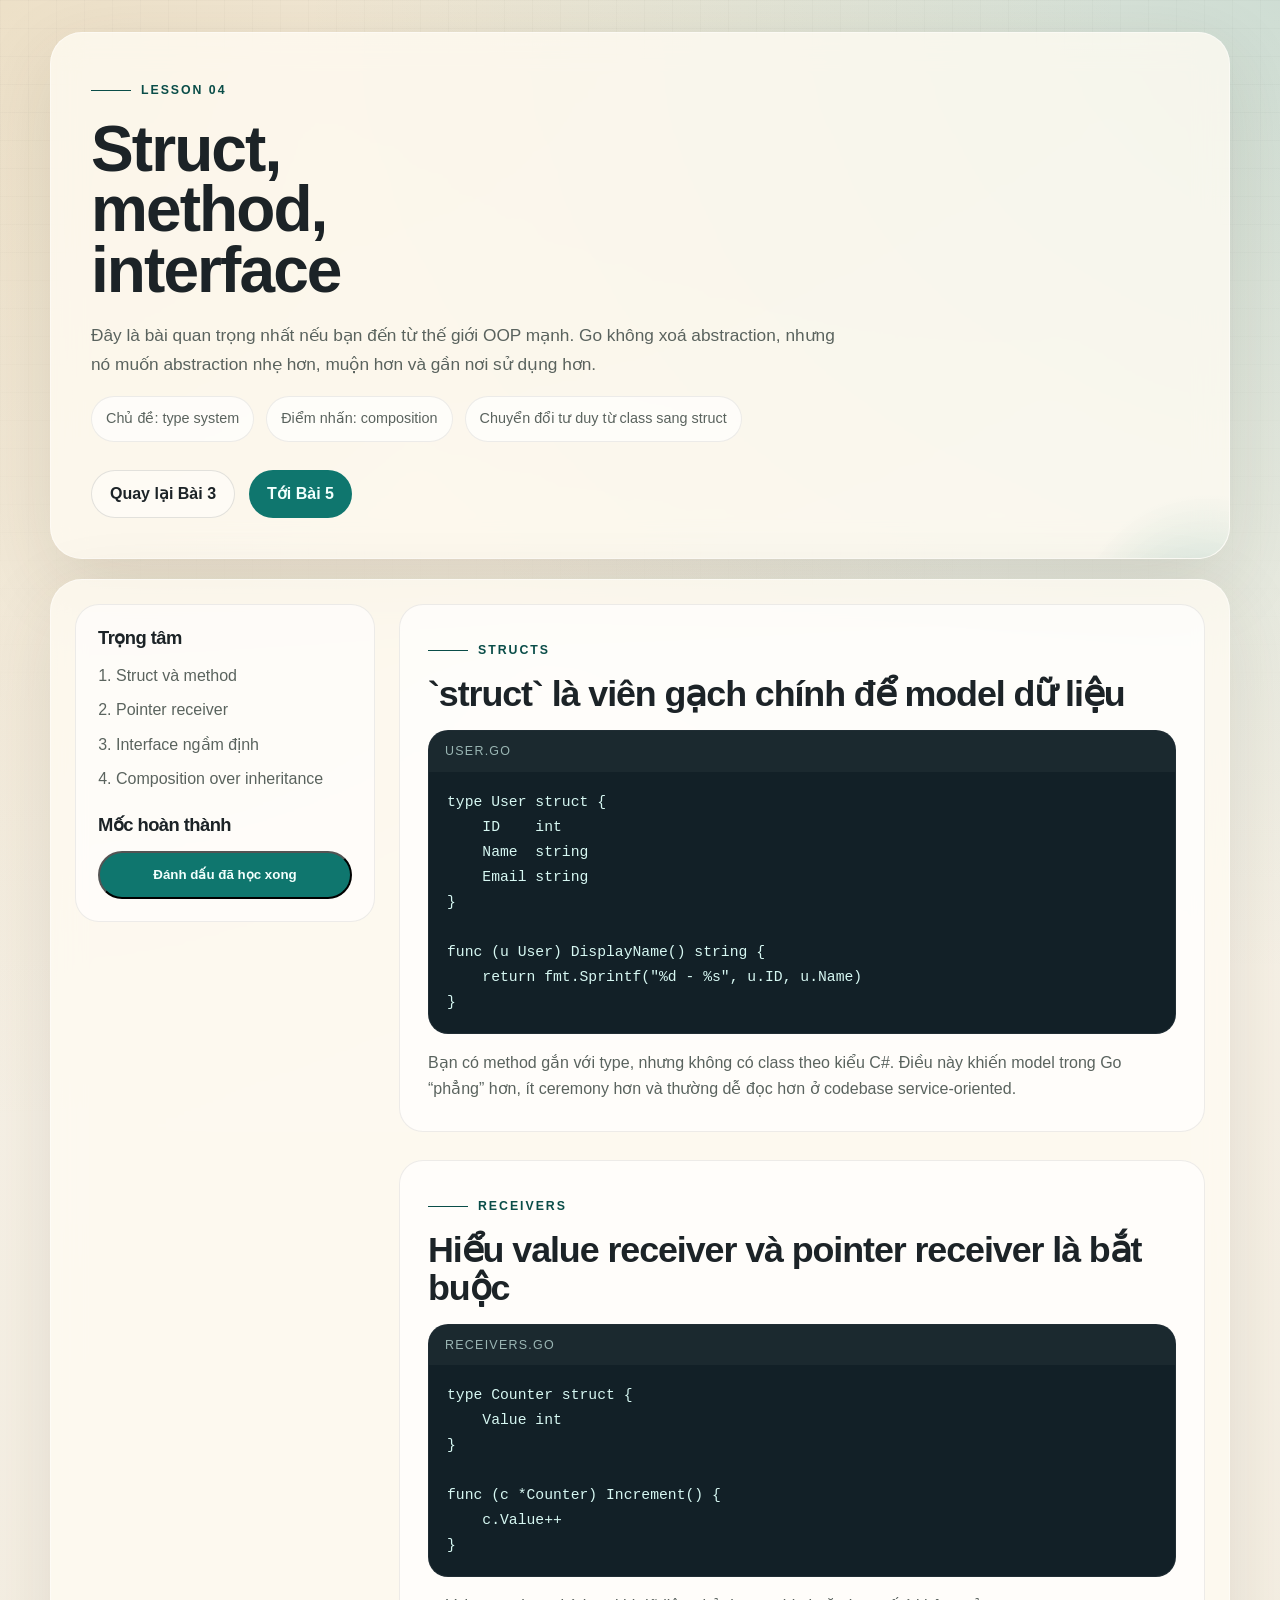
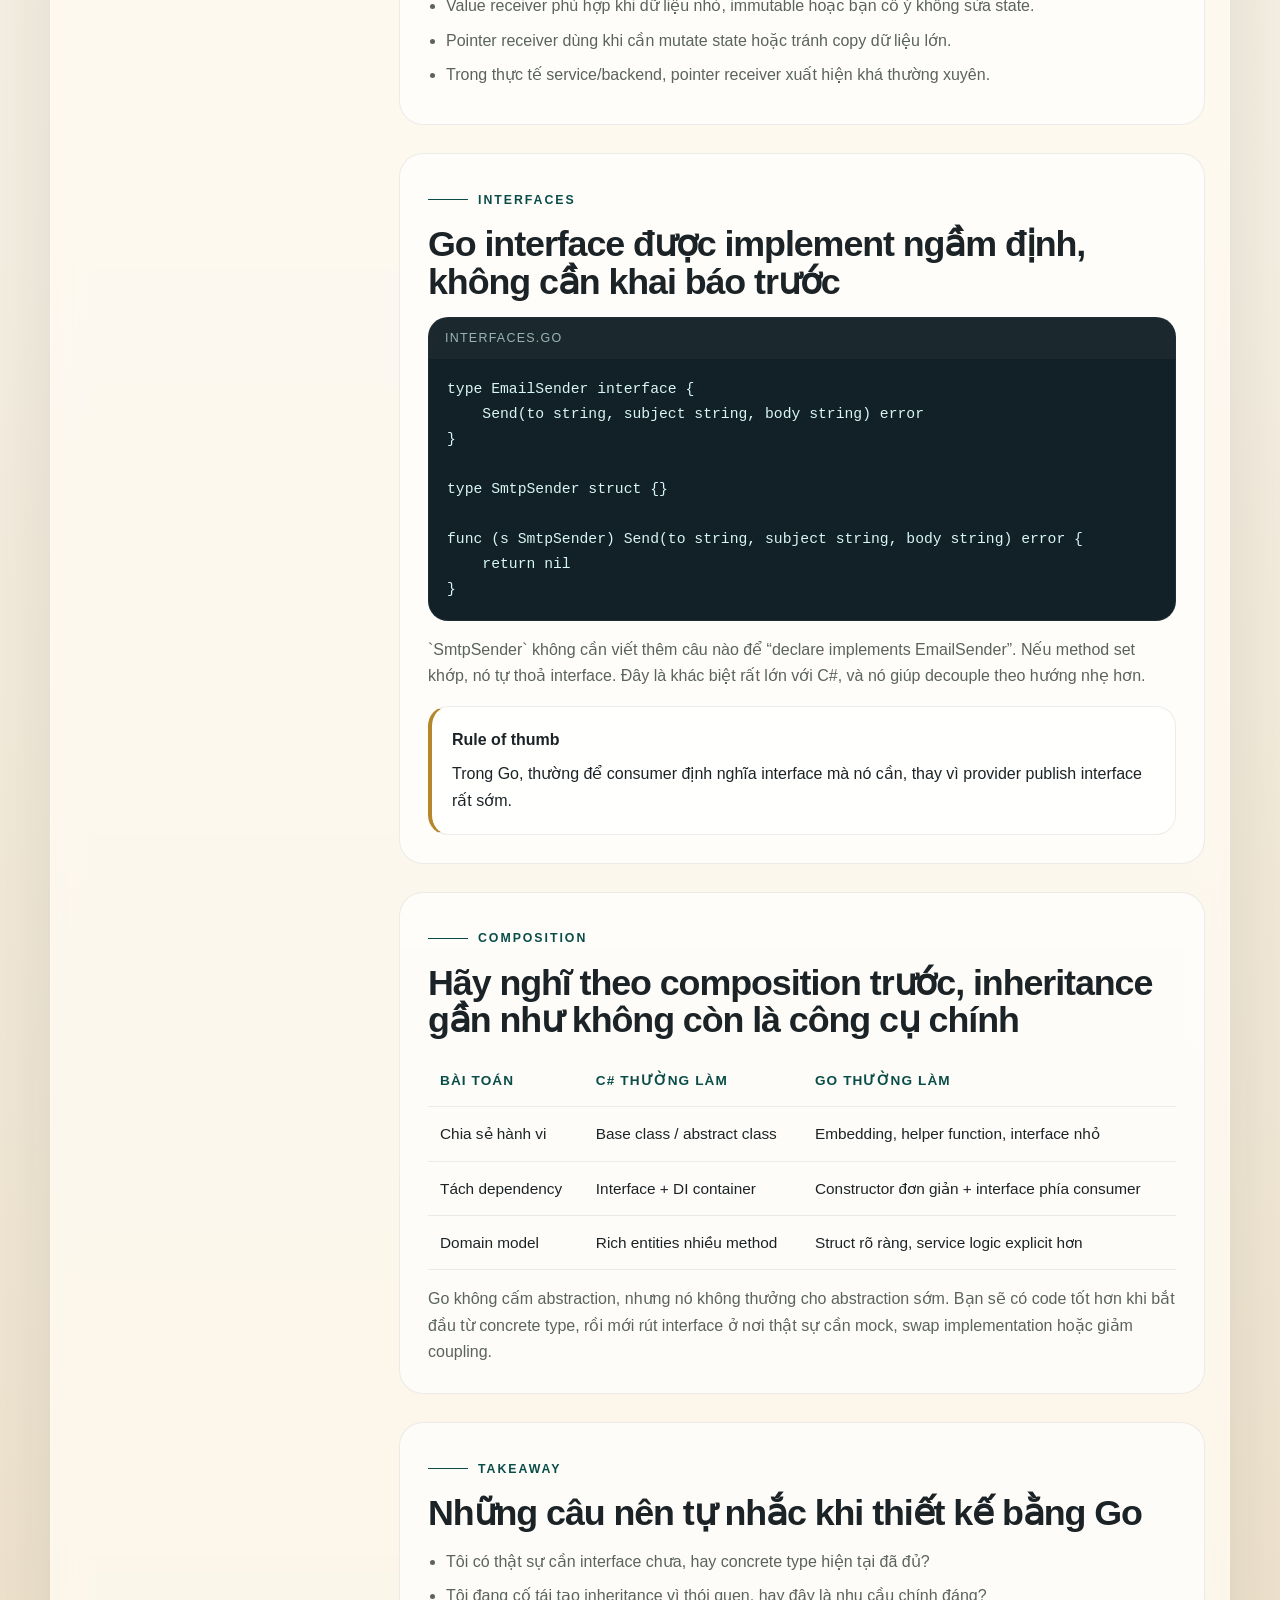
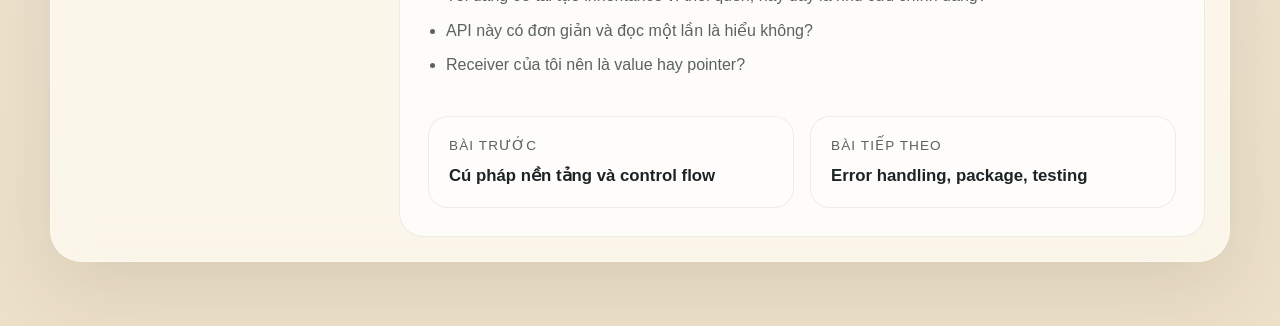
<file: lesson-04-types-structs-interfaces.html>
<!DOCTYPE html>
<html lang="vi">
<head>
  <meta charset="UTF-8">
  <meta name="viewport" content="width=device-width, initial-scale=1.0">
  <title>Bài 4 - Struct, method, interface</title>
  <link rel="stylesheet" href="styles.css">
  <script defer src="app.js"></script>
</head>
<body data-page="lesson-04-types-structs-interfaces.html">
  <div class="site-shell">
    <header class="article-hero">
      <div class="eyebrow">Lesson 04</div>
      <h1>Struct, method, interface</h1>
      <p class="hero-copy">
        Đây là bài quan trọng nhất nếu bạn đến từ thế giới OOP mạnh. Go không xoá abstraction,
        nhưng nó muốn abstraction nhẹ hơn, muộn hơn và gần nơi sử dụng hơn.
      </p>
      <div class="article-meta">
        <div class="meta-chip">Chủ đề: type system</div>
        <div class="meta-chip">Điểm nhấn: composition</div>
        <div class="meta-chip">Chuyển đổi tư duy từ class sang struct</div>
      </div>
      <div class="article-actions">
        <a class="button button-secondary" href="lesson-03-syntax-control-flow.html">Quay lại Bài 3</a>
        <a class="button button-primary" href="lesson-05-errors-packages-testing.html">Tới Bài 5</a>
      </div>
    </header>

    <main class="article-layout">
      <aside class="sidebar">
        <div class="sidebar-group">
          <h3>Trọng tâm</h3>
          <ol class="toc-list">
            <li>Struct và method</li>
            <li>Pointer receiver</li>
            <li>Interface ngầm định</li>
            <li>Composition over inheritance</li>
          </ol>
        </div>
        <div class="sidebar-group">
          <h3>Mốc hoàn thành</h3>
          <button class="button button-primary mark-complete" type="button" data-complete-lesson>
            Đánh dấu đã học xong
          </button>
        </div>
      </aside>

      <article class="article">
        <section class="article-section">
          <div class="eyebrow">Structs</div>
          <h2>`struct` là viên gạch chính để model dữ liệu</h2>
          <div class="code-block" data-label="user.go">
            <pre><code>type User struct {
    ID    int
    Name  string
    Email string
}

func (u User) DisplayName() string {
    return fmt.Sprintf("%d - %s", u.ID, u.Name)
}
</code></pre>
          </div>
          <p>
            Bạn có method gắn với type, nhưng không có class theo kiểu C#. Điều này khiến model trong Go “phẳng” hơn,
            ít ceremony hơn và thường dễ đọc hơn ở codebase service-oriented.
          </p>
        </section>

        <section class="article-section">
          <div class="eyebrow">Receivers</div>
          <h2>Hiểu value receiver và pointer receiver là bắt buộc</h2>
          <div class="code-block" data-label="receivers.go">
            <pre><code>type Counter struct {
    Value int
}

func (c *Counter) Increment() {
    c.Value++
}
</code></pre>
          </div>
          <ul class="bullet-list">
            <li>Value receiver phù hợp khi dữ liệu nhỏ, immutable hoặc bạn cố ý không sửa state.</li>
            <li>Pointer receiver dùng khi cần mutate state hoặc tránh copy dữ liệu lớn.</li>
            <li>Trong thực tế service/backend, pointer receiver xuất hiện khá thường xuyên.</li>
          </ul>
        </section>

        <section class="article-section">
          <div class="eyebrow">Interfaces</div>
          <h2>Go interface được implement ngầm định, không cần khai báo trước</h2>
          <div class="code-block" data-label="interfaces.go">
            <pre><code>type EmailSender interface {
    Send(to string, subject string, body string) error
}

type SmtpSender struct {}

func (s SmtpSender) Send(to string, subject string, body string) error {
    return nil
}
</code></pre>
          </div>
          <p>
            `SmtpSender` không cần viết thêm câu nào để “declare implements EmailSender”. Nếu method set khớp,
            nó tự thoả interface. Đây là khác biệt rất lớn với C#, và nó giúp decouple theo hướng nhẹ hơn.
          </p>
          <div class="callout">
            <strong>Rule of thumb</strong>
            Trong Go, thường để consumer định nghĩa interface mà nó cần, thay vì provider publish interface rất sớm.
          </div>
        </section>

        <section class="article-section">
          <div class="eyebrow">Composition</div>
          <h2>Hãy nghĩ theo composition trước, inheritance gần như không còn là công cụ chính</h2>
          <table class="compare-table">
            <thead>
              <tr>
                <th>Bài toán</th>
                <th>C# thường làm</th>
                <th>Go thường làm</th>
              </tr>
            </thead>
            <tbody>
              <tr>
                <td>Chia sẻ hành vi</td>
                <td>Base class / abstract class</td>
                <td>Embedding, helper function, interface nhỏ</td>
              </tr>
              <tr>
                <td>Tách dependency</td>
                <td>Interface + DI container</td>
                <td>Constructor đơn giản + interface phía consumer</td>
              </tr>
              <tr>
                <td>Domain model</td>
                <td>Rich entities nhiều method</td>
                <td>Struct rõ ràng, service logic explicit hơn</td>
              </tr>
            </tbody>
          </table>
          <p>
            Go không cấm abstraction, nhưng nó không thưởng cho abstraction sớm. Bạn sẽ có code tốt hơn khi bắt đầu
            từ concrete type, rồi mới rút interface ở nơi thật sự cần mock, swap implementation hoặc giảm coupling.
          </p>
        </section>

        <section class="article-section">
          <div class="eyebrow">Takeaway</div>
          <h2>Những câu nên tự nhắc khi thiết kế bằng Go</h2>
          <ul class="bullet-list">
            <li>Tôi có thật sự cần interface chưa, hay concrete type hiện tại đã đủ?</li>
            <li>Tôi đang cố tái tạo inheritance vì thói quen, hay đây là nhu cầu chính đáng?</li>
            <li>API này có đơn giản và đọc một lần là hiểu không?</li>
            <li>Receiver của tôi nên là value hay pointer?</li>
          </ul>

          <div class="next-nav">
            <a href="lesson-03-syntax-control-flow.html">
              <span>Bài trước</span>
              <strong>Cú pháp nền tảng và control flow</strong>
            </a>
            <a href="lesson-05-errors-packages-testing.html">
              <span>Bài tiếp theo</span>
              <strong>Error handling, package, testing</strong>
            </a>
          </div>
        </section>
      </article>
    </main>
  </div>
</body>
</html>
</file>
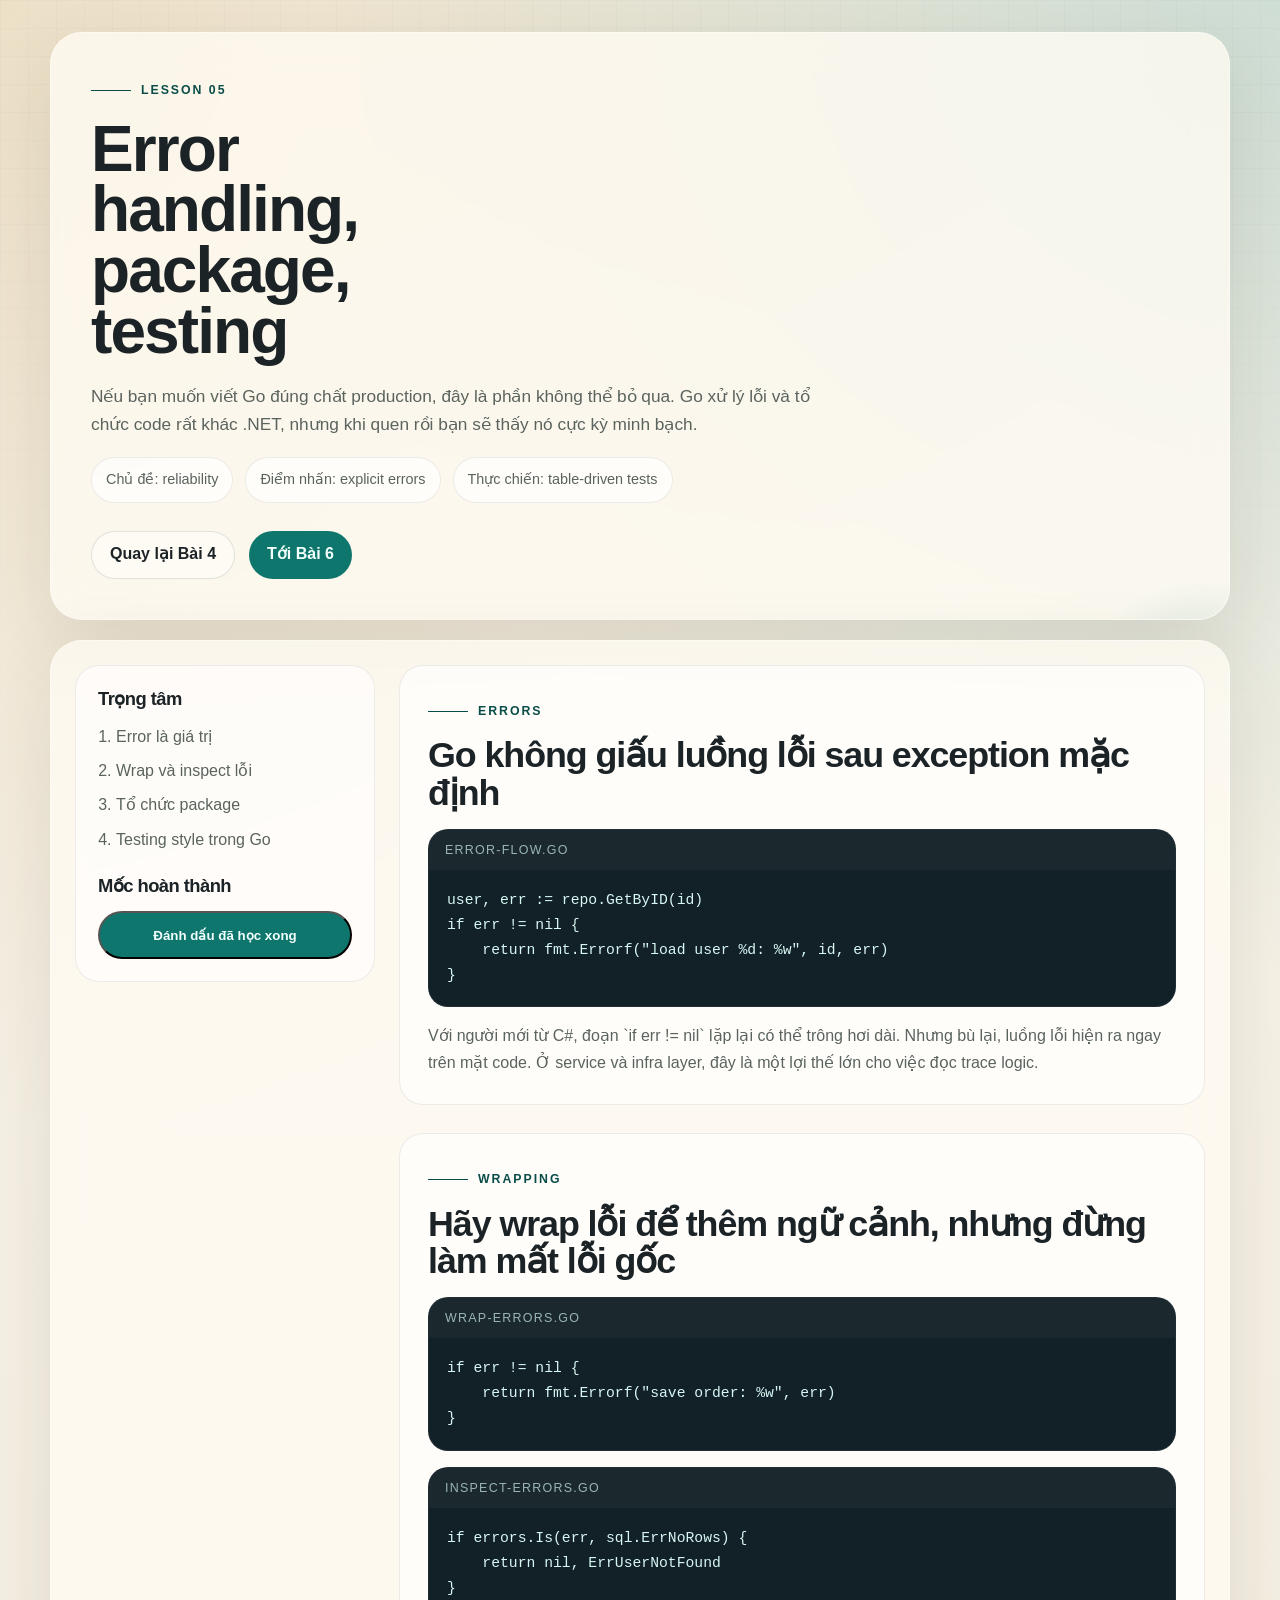
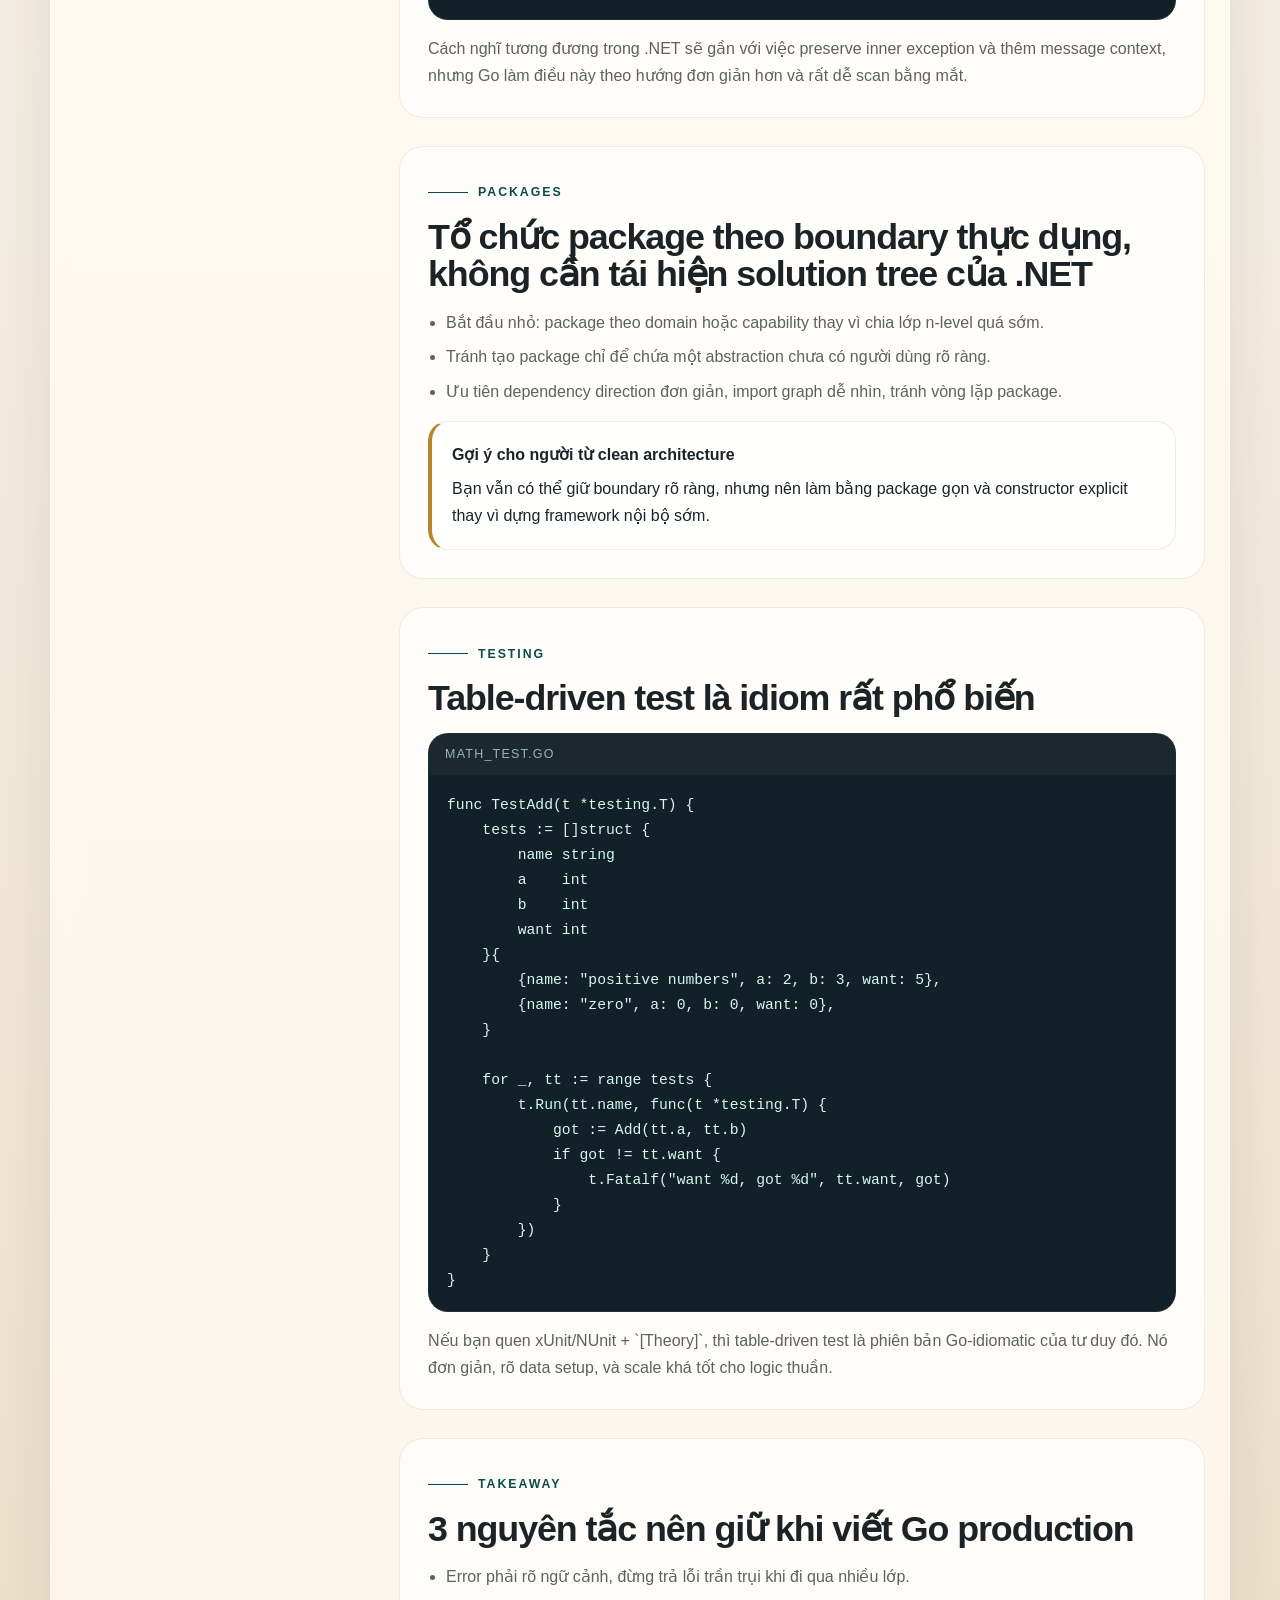
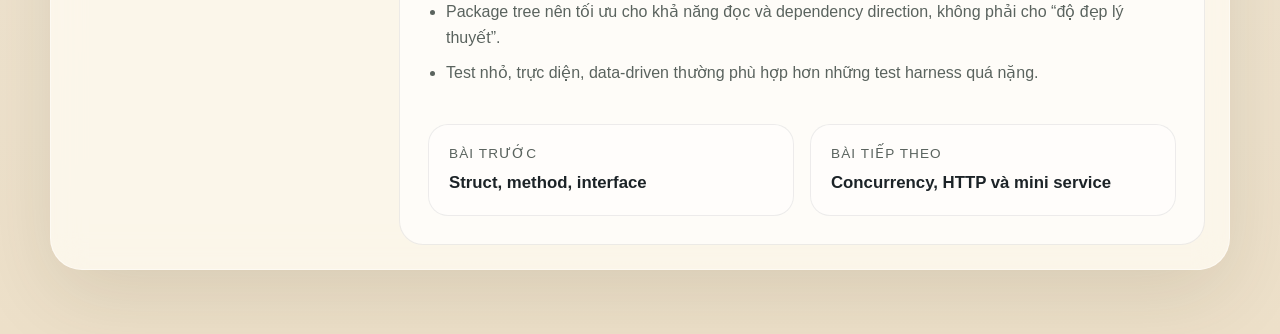
<file: lesson-05-errors-packages-testing.html>
<!DOCTYPE html>
<html lang="vi">
<head>
  <meta charset="UTF-8">
  <meta name="viewport" content="width=device-width, initial-scale=1.0">
  <title>Bài 5 - Error handling, package, testing</title>
  <link rel="stylesheet" href="styles.css">
  <script defer src="app.js"></script>
</head>
<body data-page="lesson-05-errors-packages-testing.html">
  <div class="site-shell">
    <header class="article-hero">
      <div class="eyebrow">Lesson 05</div>
      <h1>Error handling, package, testing</h1>
      <p class="hero-copy">
        Nếu bạn muốn viết Go đúng chất production, đây là phần không thể bỏ qua.
        Go xử lý lỗi và tổ chức code rất khác .NET, nhưng khi quen rồi bạn sẽ thấy nó cực kỳ minh bạch.
      </p>
      <div class="article-meta">
        <div class="meta-chip">Chủ đề: reliability</div>
        <div class="meta-chip">Điểm nhấn: explicit errors</div>
        <div class="meta-chip">Thực chiến: table-driven tests</div>
      </div>
      <div class="article-actions">
        <a class="button button-secondary" href="lesson-04-types-structs-interfaces.html">Quay lại Bài 4</a>
        <a class="button button-primary" href="lesson-06-concurrency-http-project.html">Tới Bài 6</a>
      </div>
    </header>

    <main class="article-layout">
      <aside class="sidebar">
        <div class="sidebar-group">
          <h3>Trọng tâm</h3>
          <ol class="toc-list">
            <li>Error là giá trị</li>
            <li>Wrap và inspect lỗi</li>
            <li>Tổ chức package</li>
            <li>Testing style trong Go</li>
          </ol>
        </div>
        <div class="sidebar-group">
          <h3>Mốc hoàn thành</h3>
          <button class="button button-primary mark-complete" type="button" data-complete-lesson>
            Đánh dấu đã học xong
          </button>
        </div>
      </aside>

      <article class="article">
        <section class="article-section">
          <div class="eyebrow">Errors</div>
          <h2>Go không giấu luồng lỗi sau exception mặc định</h2>
          <div class="code-block" data-label="error-flow.go">
            <pre><code>user, err := repo.GetByID(id)
if err != nil {
    return fmt.Errorf("load user %d: %w", id, err)
}
</code></pre>
          </div>
          <p>
            Với người mới từ C#, đoạn `if err != nil` lặp lại có thể trông hơi dài. Nhưng bù lại,
            luồng lỗi hiện ra ngay trên mặt code. Ở service và infra layer, đây là một lợi thế lớn cho việc đọc trace logic.
          </p>
        </section>

        <section class="article-section">
          <div class="eyebrow">Wrapping</div>
          <h2>Hãy wrap lỗi để thêm ngữ cảnh, nhưng đừng làm mất lỗi gốc</h2>
          <div class="code-block" data-label="wrap-errors.go">
            <pre><code>if err != nil {
    return fmt.Errorf("save order: %w", err)
}
</code></pre>
          </div>
          <div class="code-block" data-label="inspect-errors.go">
            <pre><code>if errors.Is(err, sql.ErrNoRows) {
    return nil, ErrUserNotFound
}
</code></pre>
          </div>
          <p>
            Cách nghĩ tương đương trong .NET sẽ gần với việc preserve inner exception và thêm message context,
            nhưng Go làm điều này theo hướng đơn giản hơn và rất dễ scan bằng mắt.
          </p>
        </section>

        <section class="article-section">
          <div class="eyebrow">Packages</div>
          <h2>Tổ chức package theo boundary thực dụng, không cần tái hiện solution tree của .NET</h2>
          <ul class="bullet-list">
            <li>Bắt đầu nhỏ: package theo domain hoặc capability thay vì chia lớp n-level quá sớm.</li>
            <li>Tránh tạo package chỉ để chứa một abstraction chưa có người dùng rõ ràng.</li>
            <li>Ưu tiên dependency direction đơn giản, import graph dễ nhìn, tránh vòng lặp package.</li>
          </ul>
          <div class="callout">
            <strong>Gợi ý cho người từ clean architecture</strong>
            Bạn vẫn có thể giữ boundary rõ ràng, nhưng nên làm bằng package gọn và constructor explicit thay vì dựng framework nội bộ sớm.
          </div>
        </section>

        <section class="article-section">
          <div class="eyebrow">Testing</div>
          <h2>Table-driven test là idiom rất phổ biến</h2>
          <div class="code-block" data-label="math_test.go">
            <pre><code>func TestAdd(t *testing.T) {
    tests := []struct {
        name string
        a    int
        b    int
        want int
    }{
        {name: "positive numbers", a: 2, b: 3, want: 5},
        {name: "zero", a: 0, b: 0, want: 0},
    }

    for _, tt := range tests {
        t.Run(tt.name, func(t *testing.T) {
            got := Add(tt.a, tt.b)
            if got != tt.want {
                t.Fatalf("want %d, got %d", tt.want, got)
            }
        })
    }
}
</code></pre>
          </div>
          <p>
            Nếu bạn quen xUnit/NUnit + `[Theory]`, thì table-driven test là phiên bản Go-idiomatic của tư duy đó.
            Nó đơn giản, rõ data setup, và scale khá tốt cho logic thuần.
          </p>
        </section>

        <section class="article-section">
          <div class="eyebrow">Takeaway</div>
          <h2>3 nguyên tắc nên giữ khi viết Go production</h2>
          <ul class="bullet-list">
            <li>Error phải rõ ngữ cảnh, đừng trả lỗi trần trụi khi đi qua nhiều lớp.</li>
            <li>Package tree nên tối ưu cho khả năng đọc và dependency direction, không phải cho “độ đẹp lý thuyết”.</li>
            <li>Test nhỏ, trực diện, data-driven thường phù hợp hơn những test harness quá nặng.</li>
          </ul>

          <div class="next-nav">
            <a href="lesson-04-types-structs-interfaces.html">
              <span>Bài trước</span>
              <strong>Struct, method, interface</strong>
            </a>
            <a href="lesson-06-concurrency-http-project.html">
              <span>Bài tiếp theo</span>
              <strong>Concurrency, HTTP và mini service</strong>
            </a>
          </div>
        </section>
      </article>
    </main>
  </div>
</body>
</html>
</file>
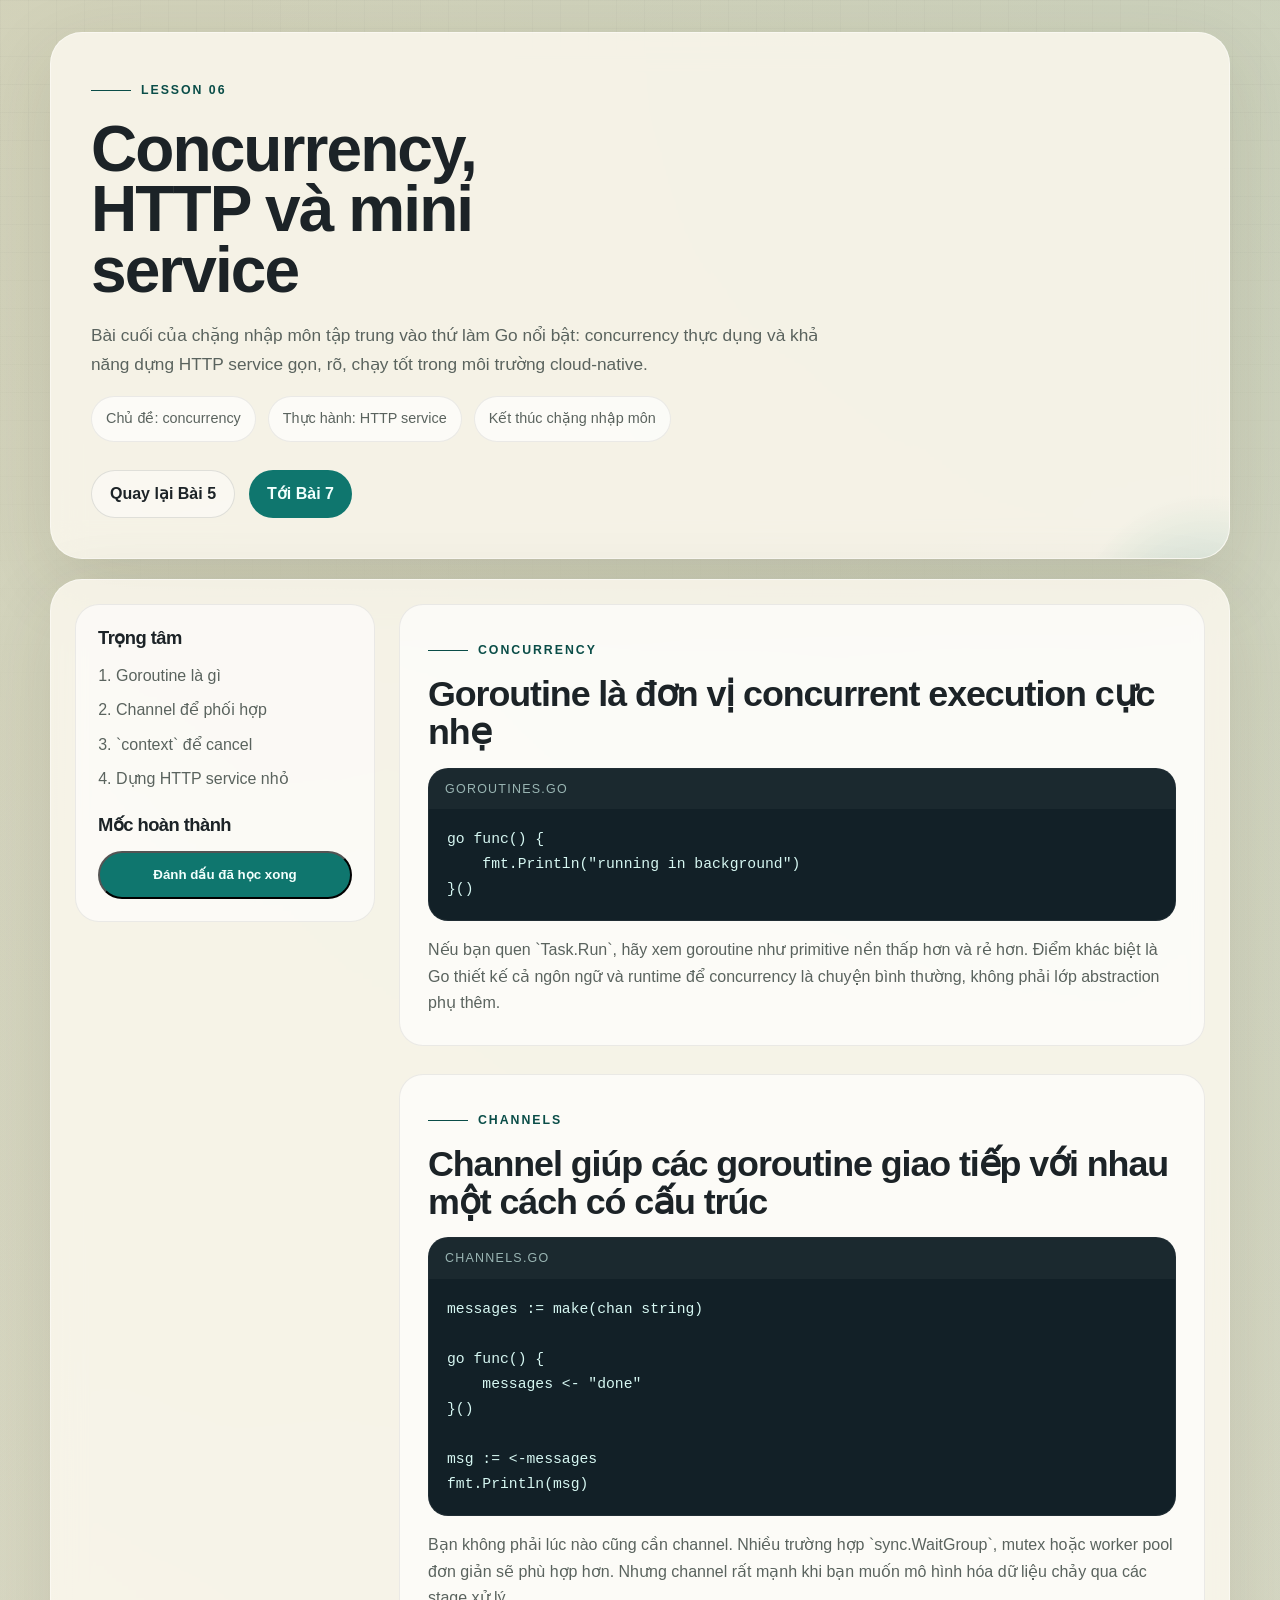
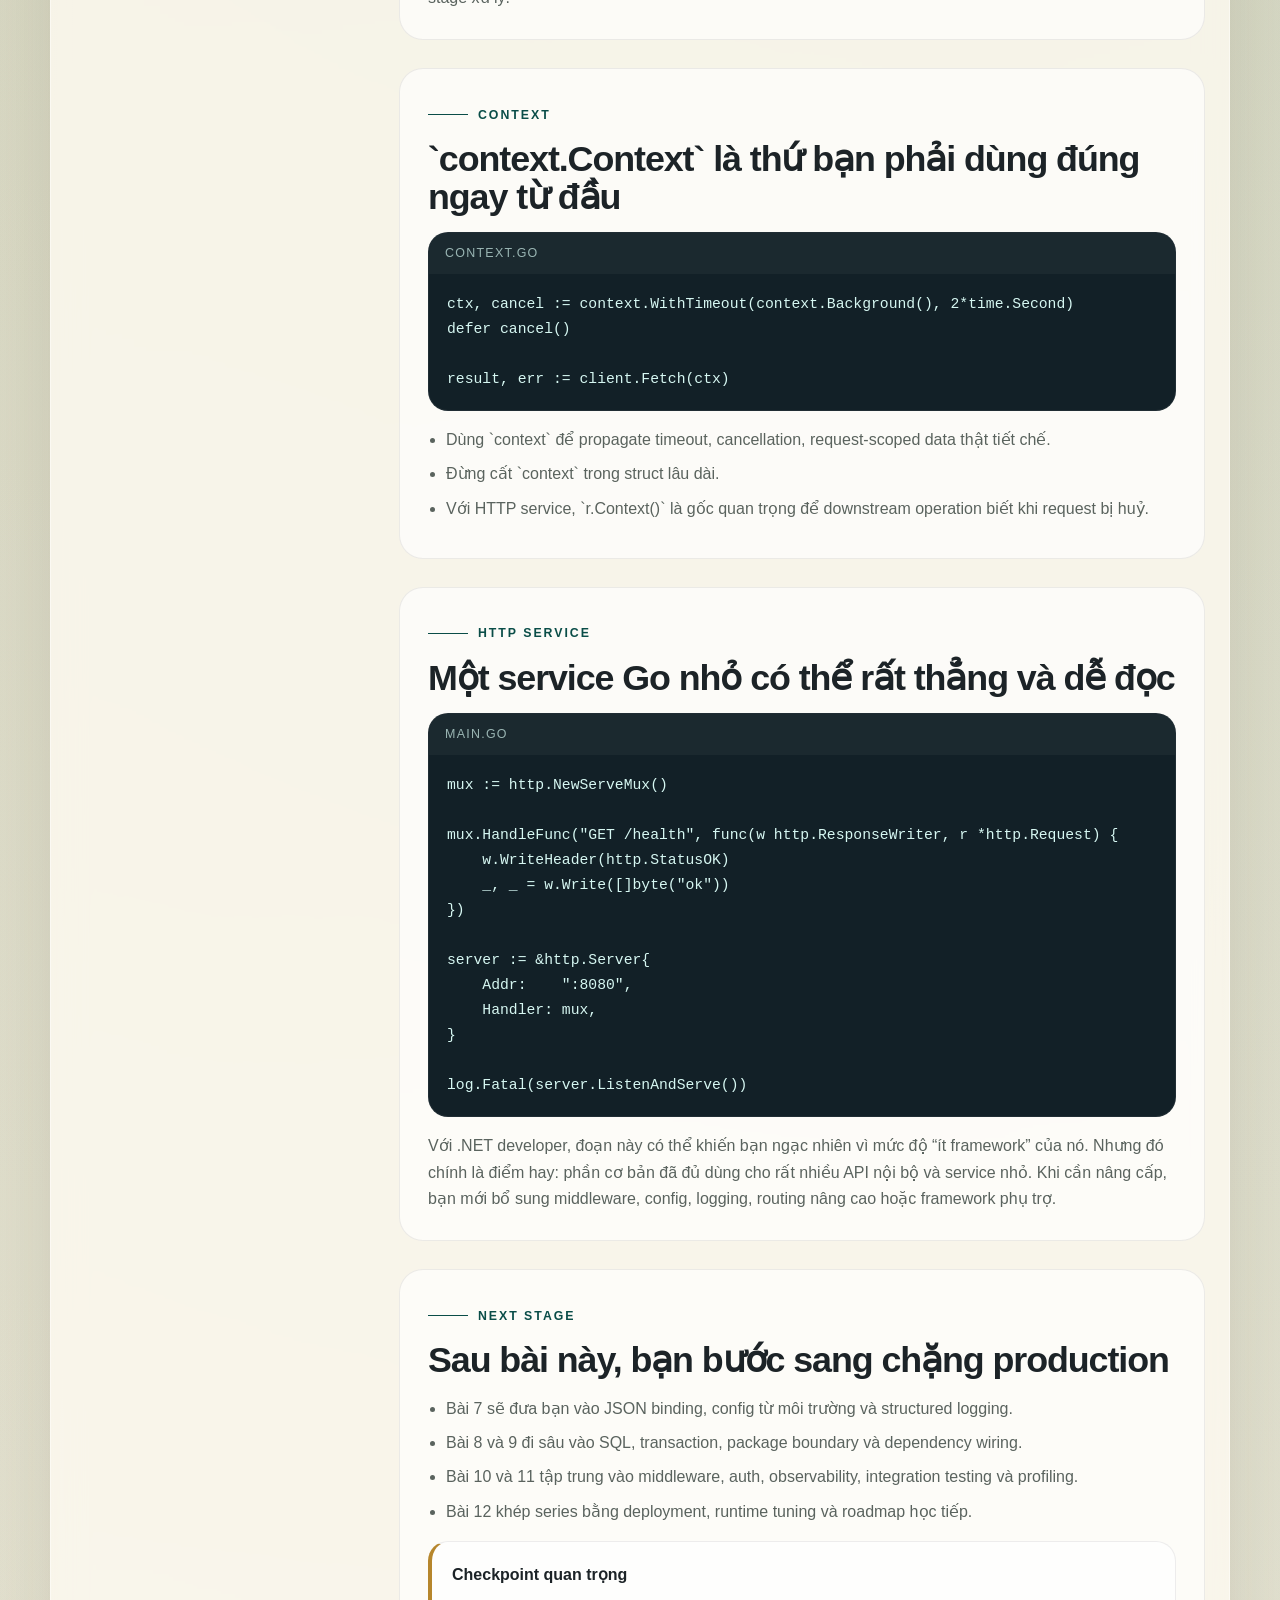
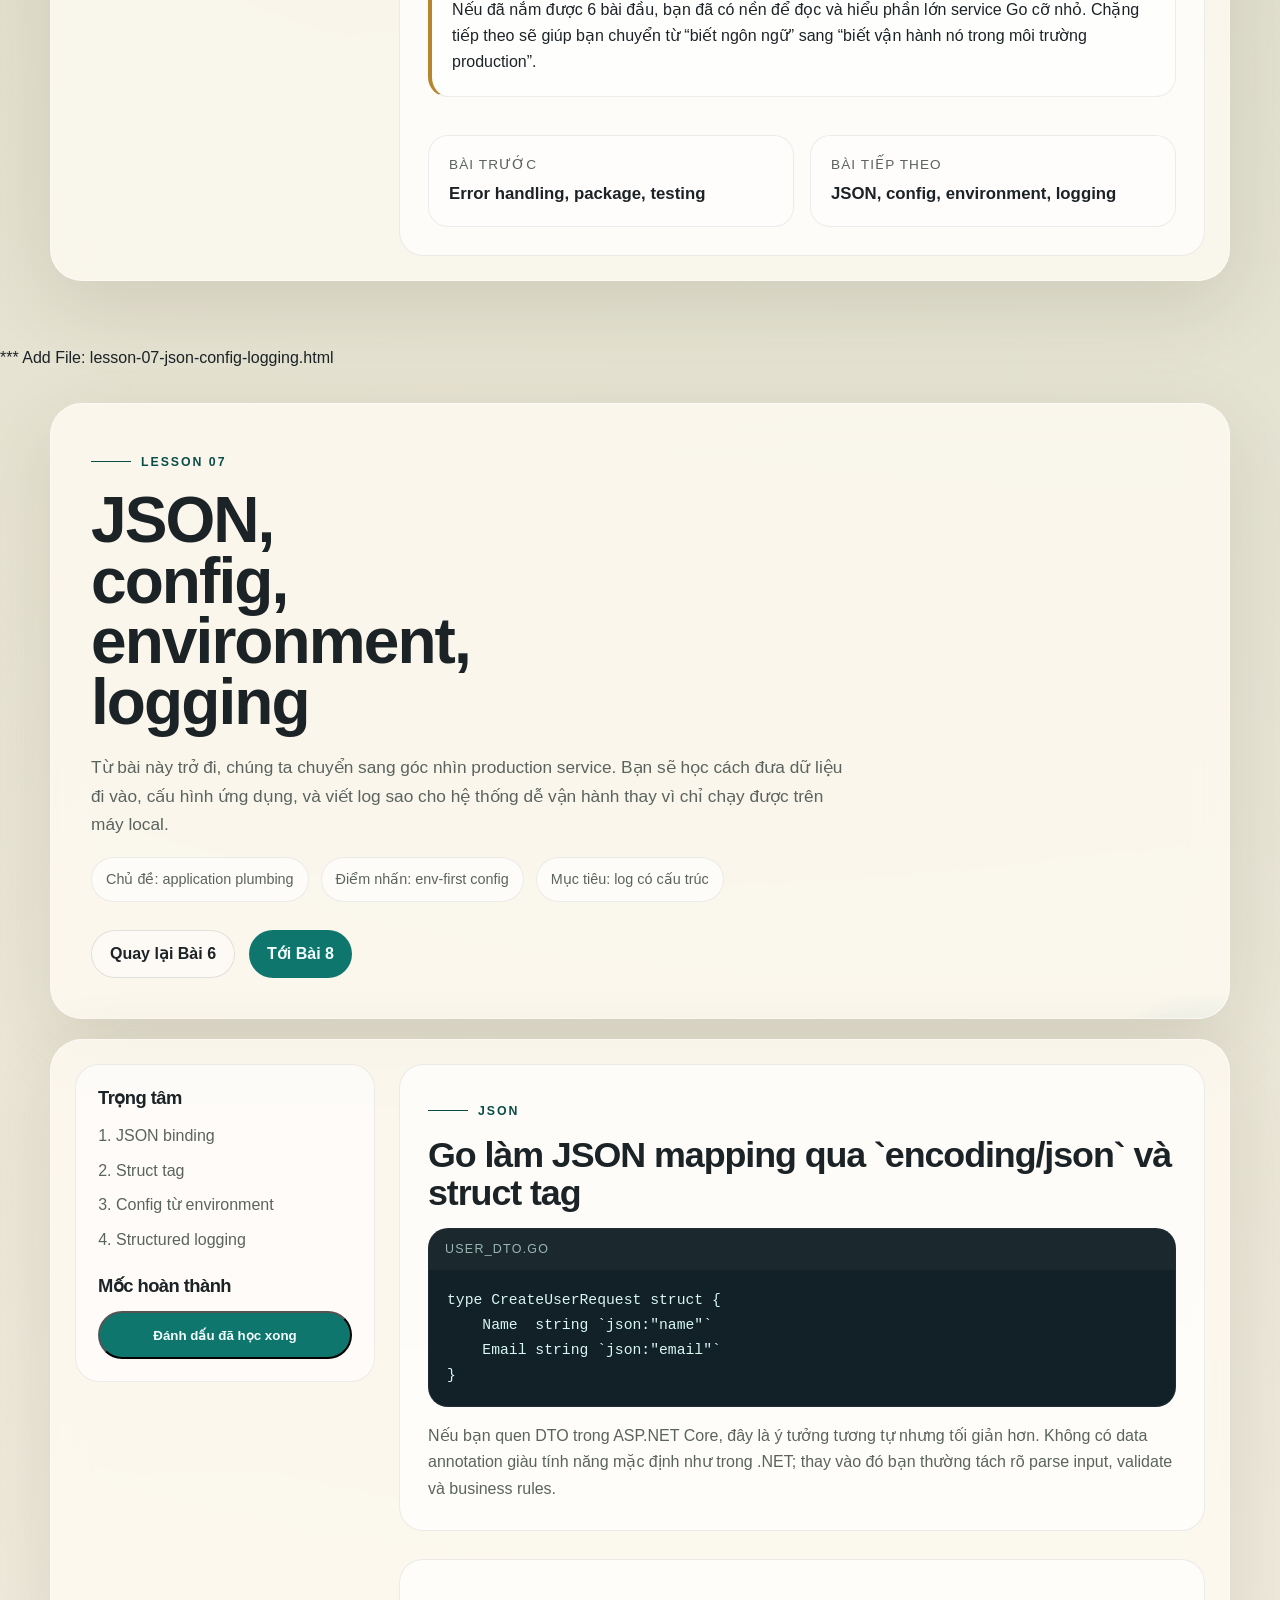
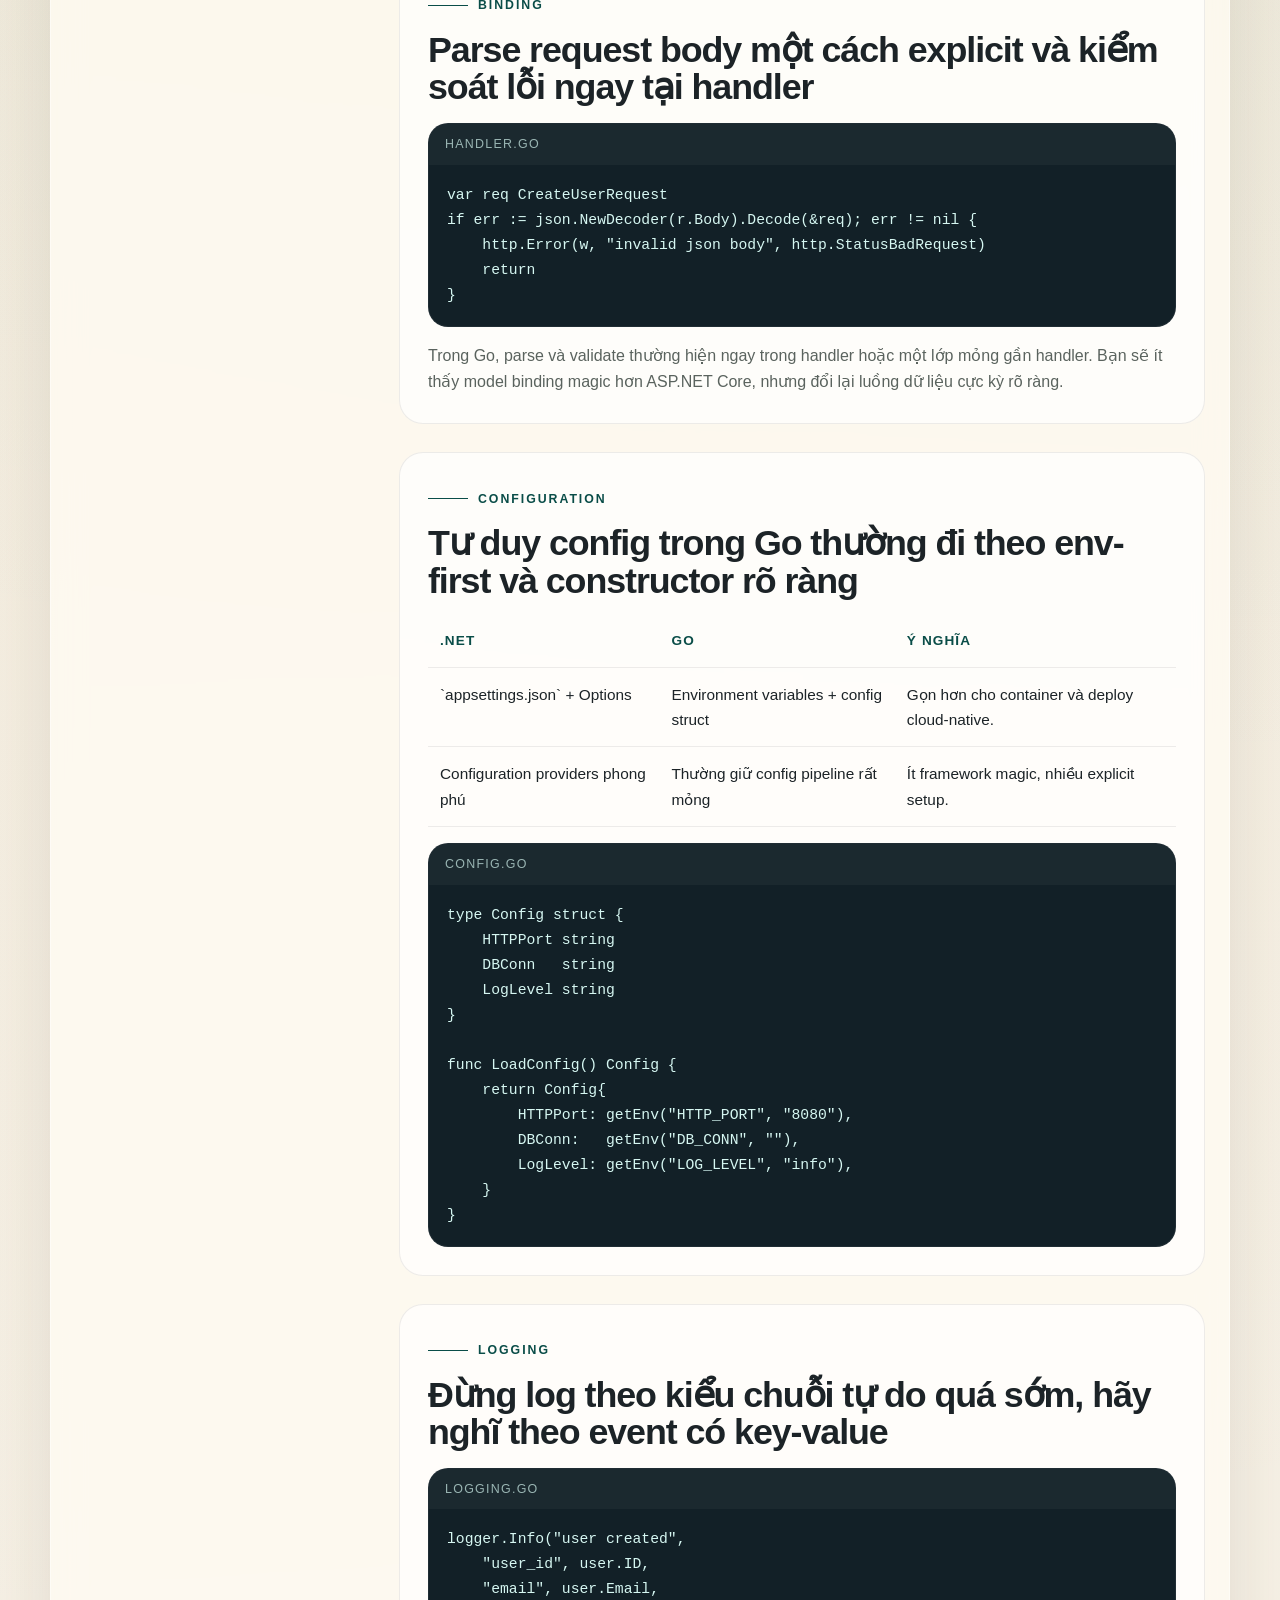
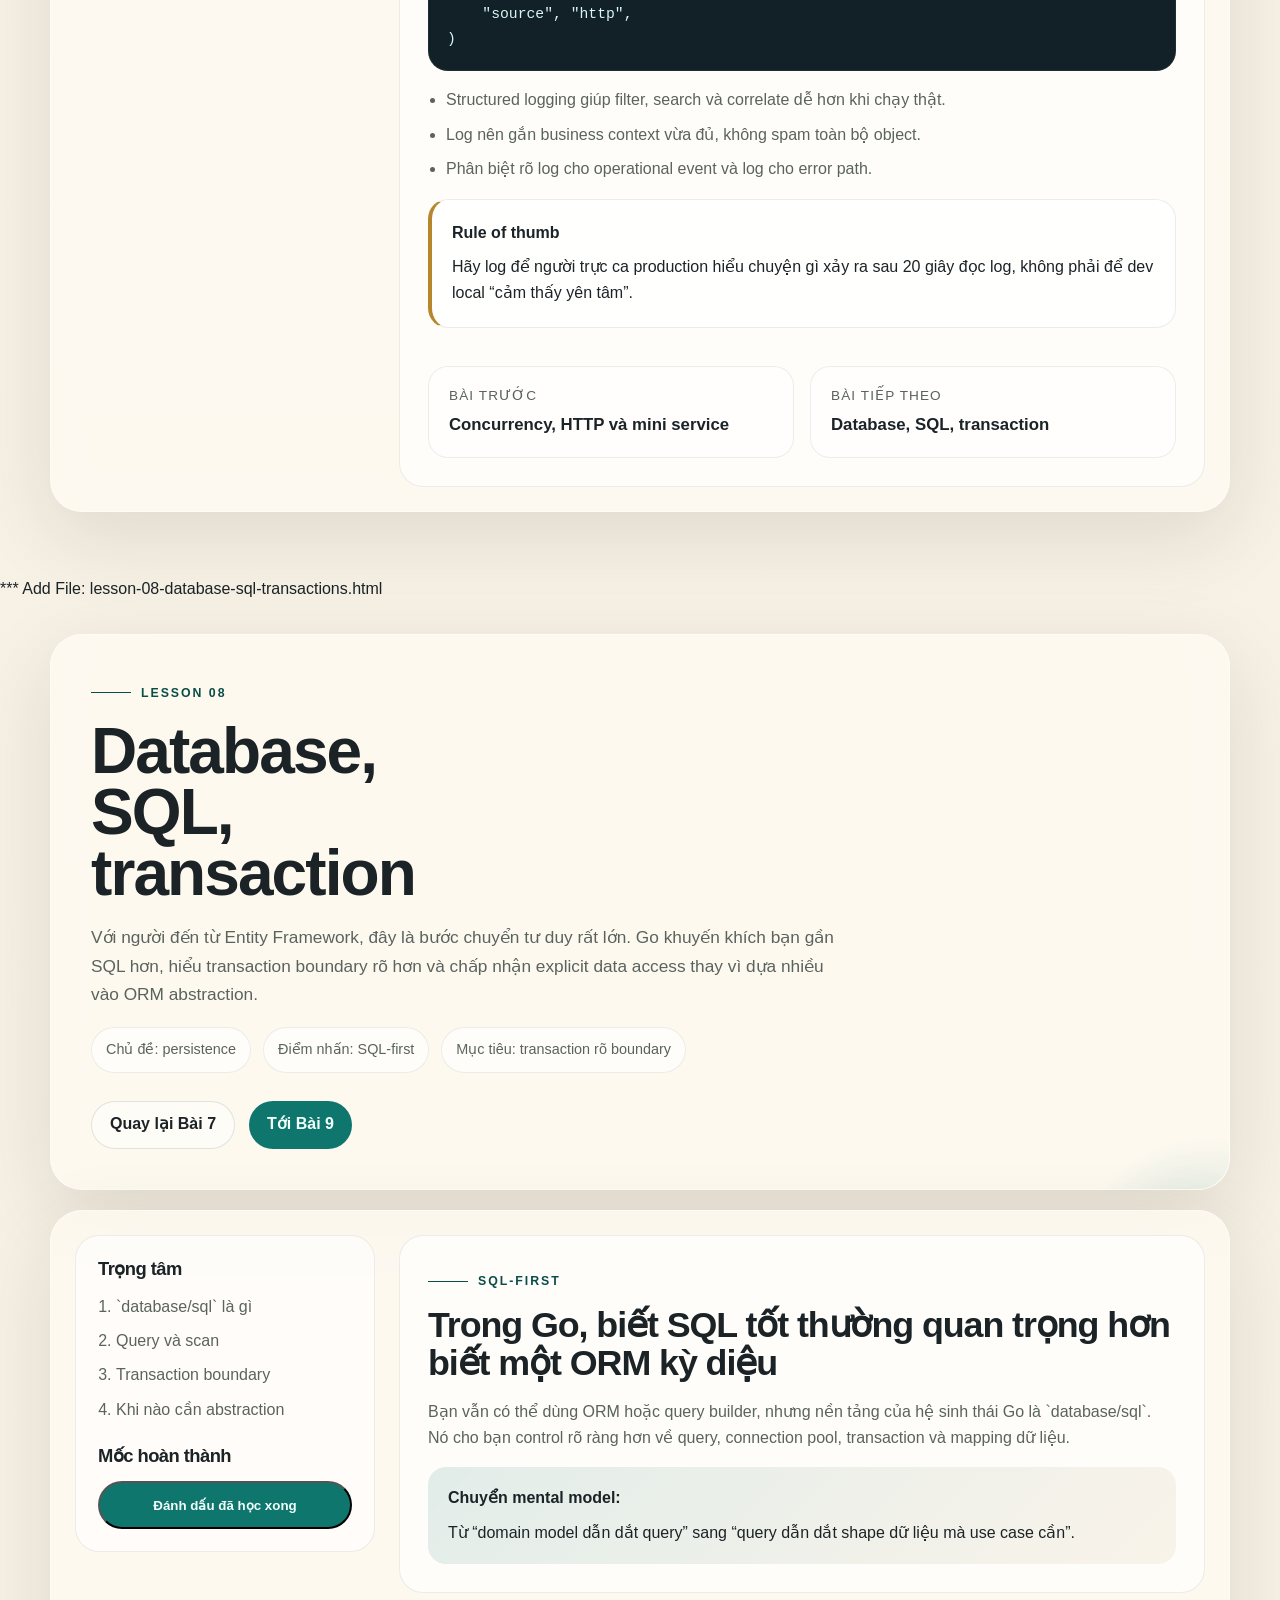
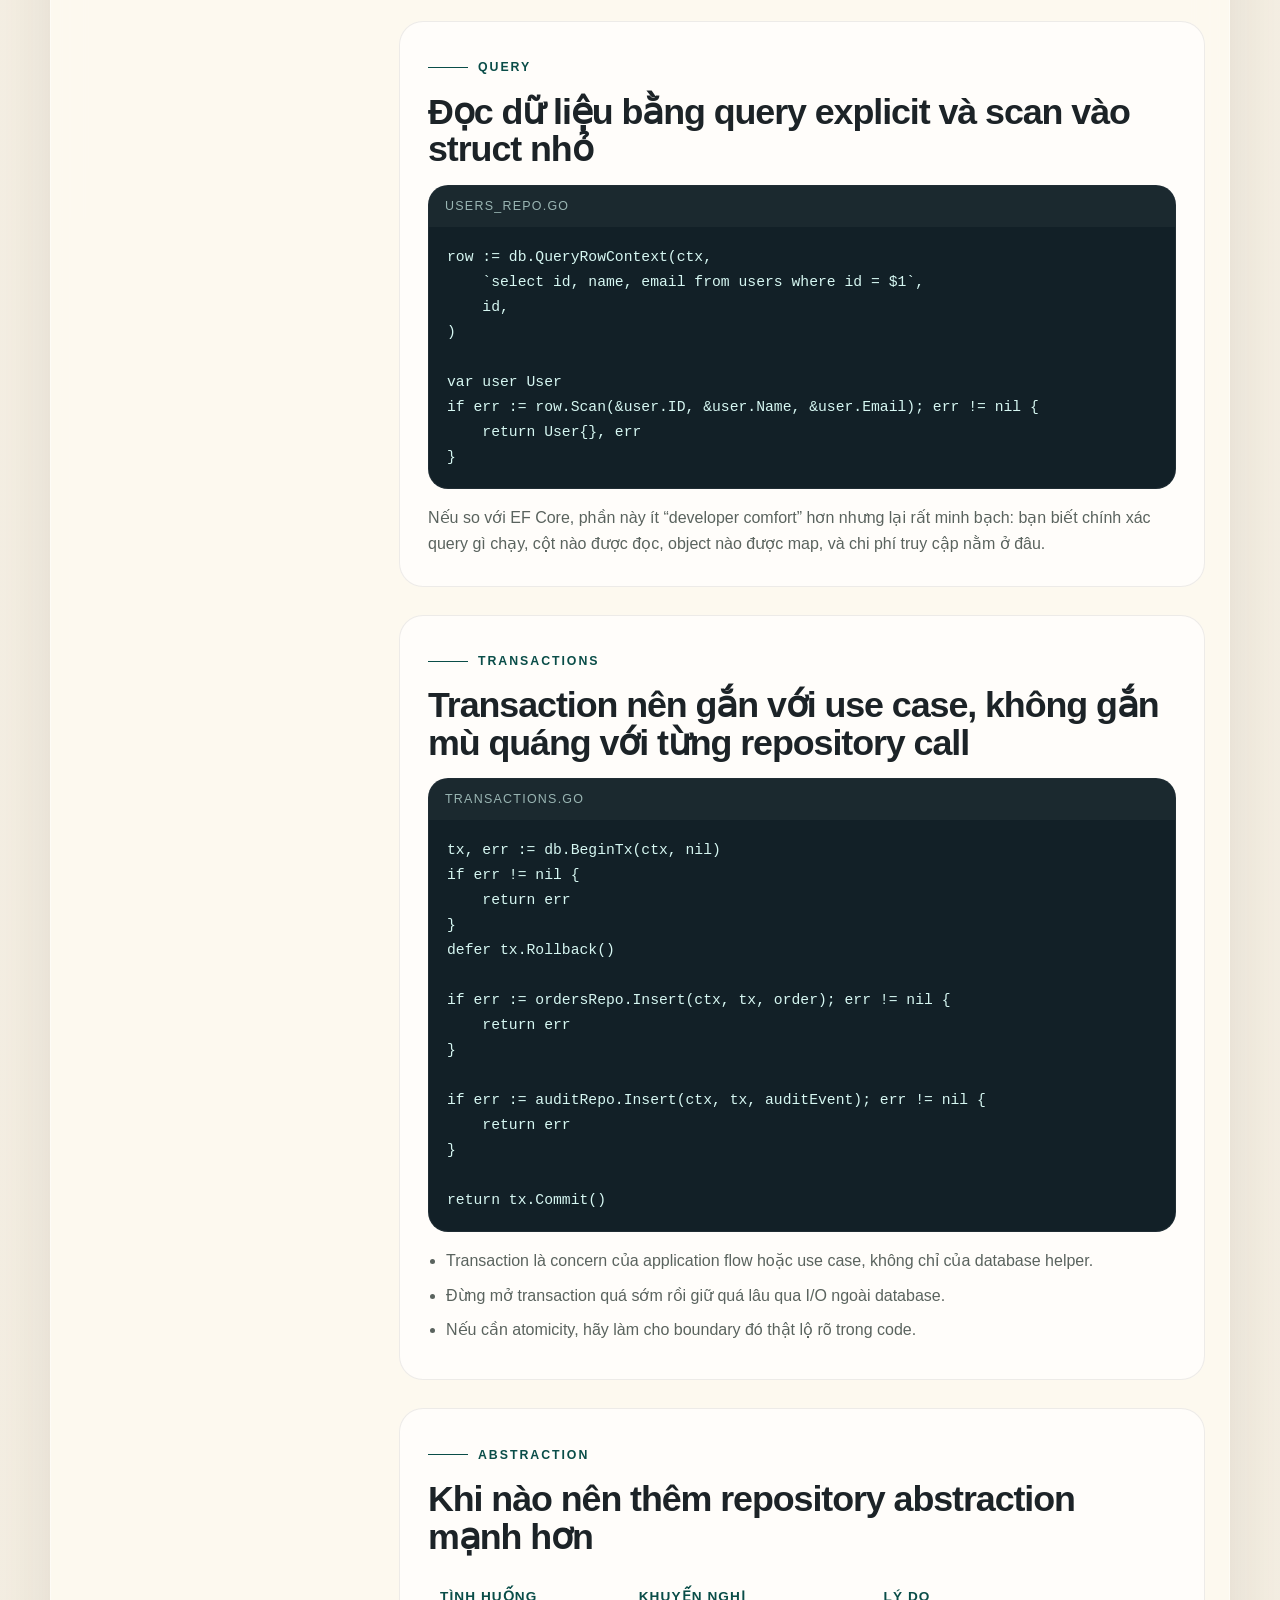
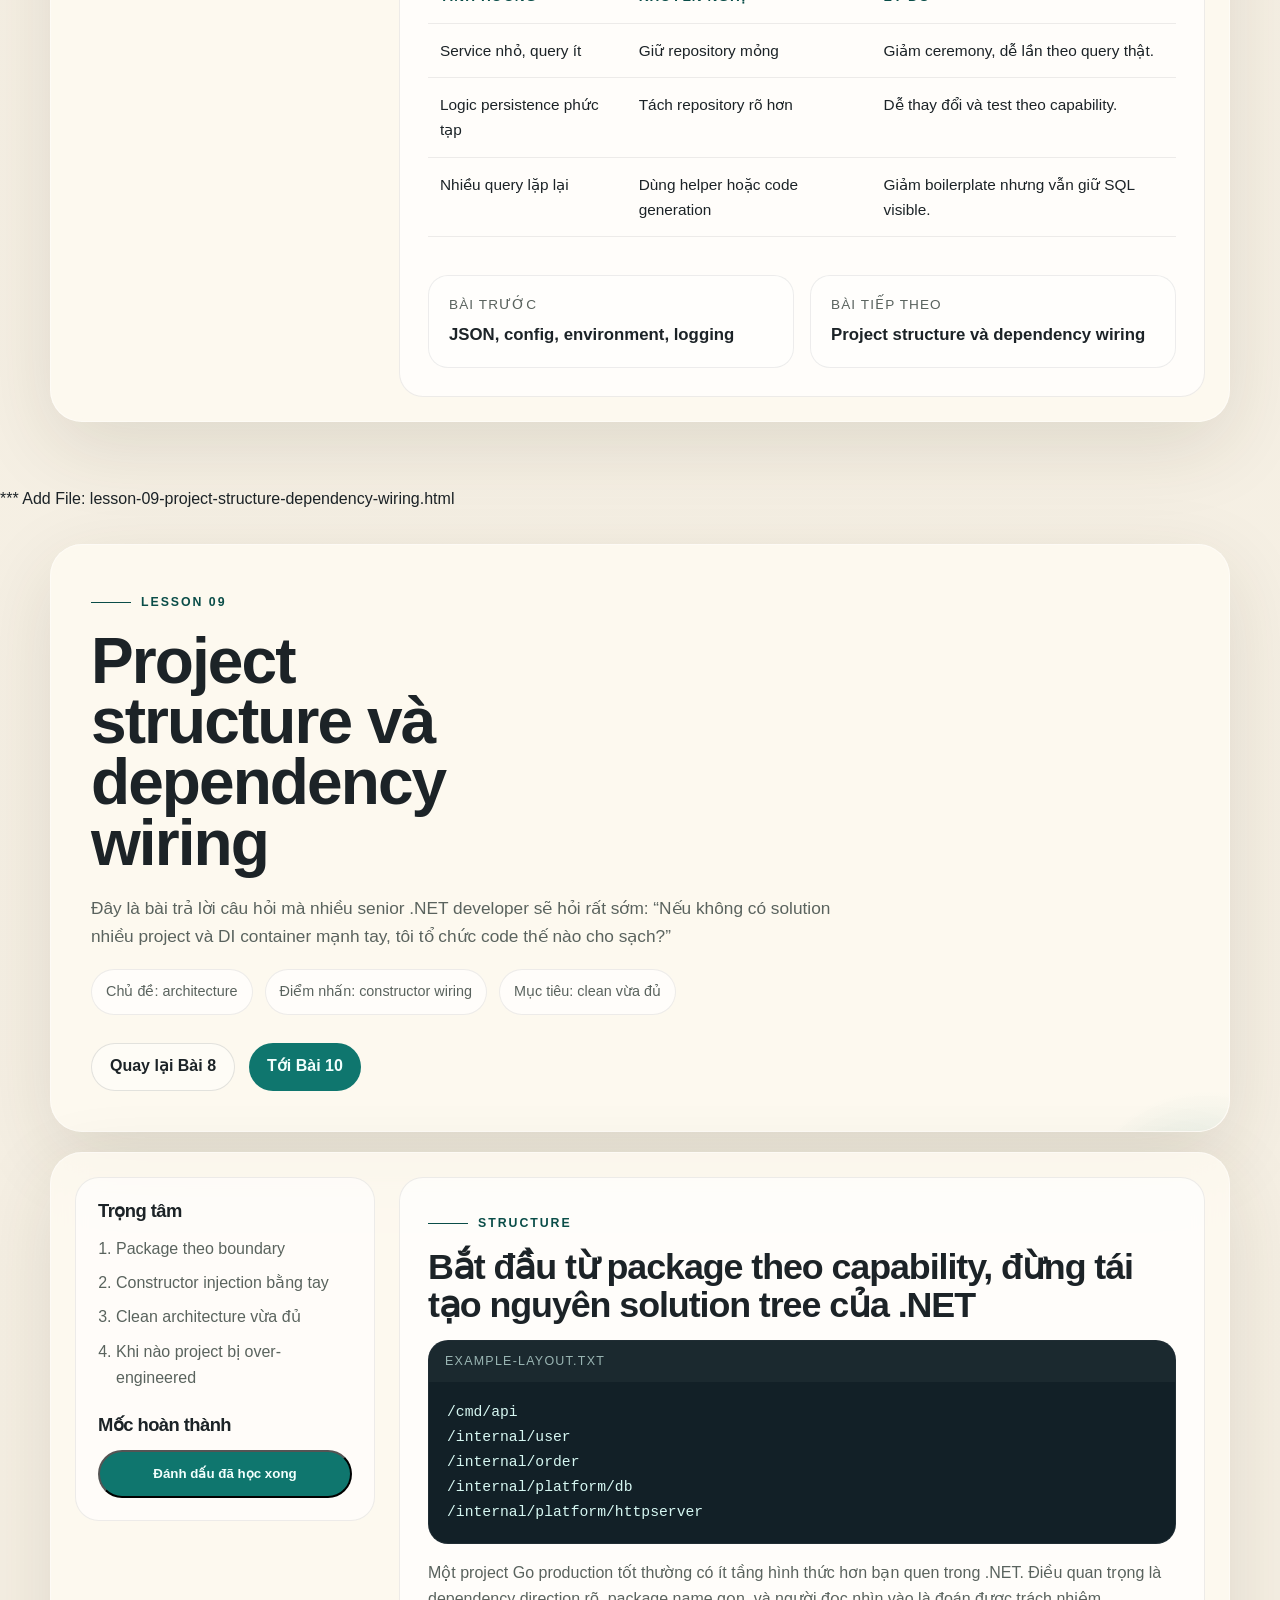
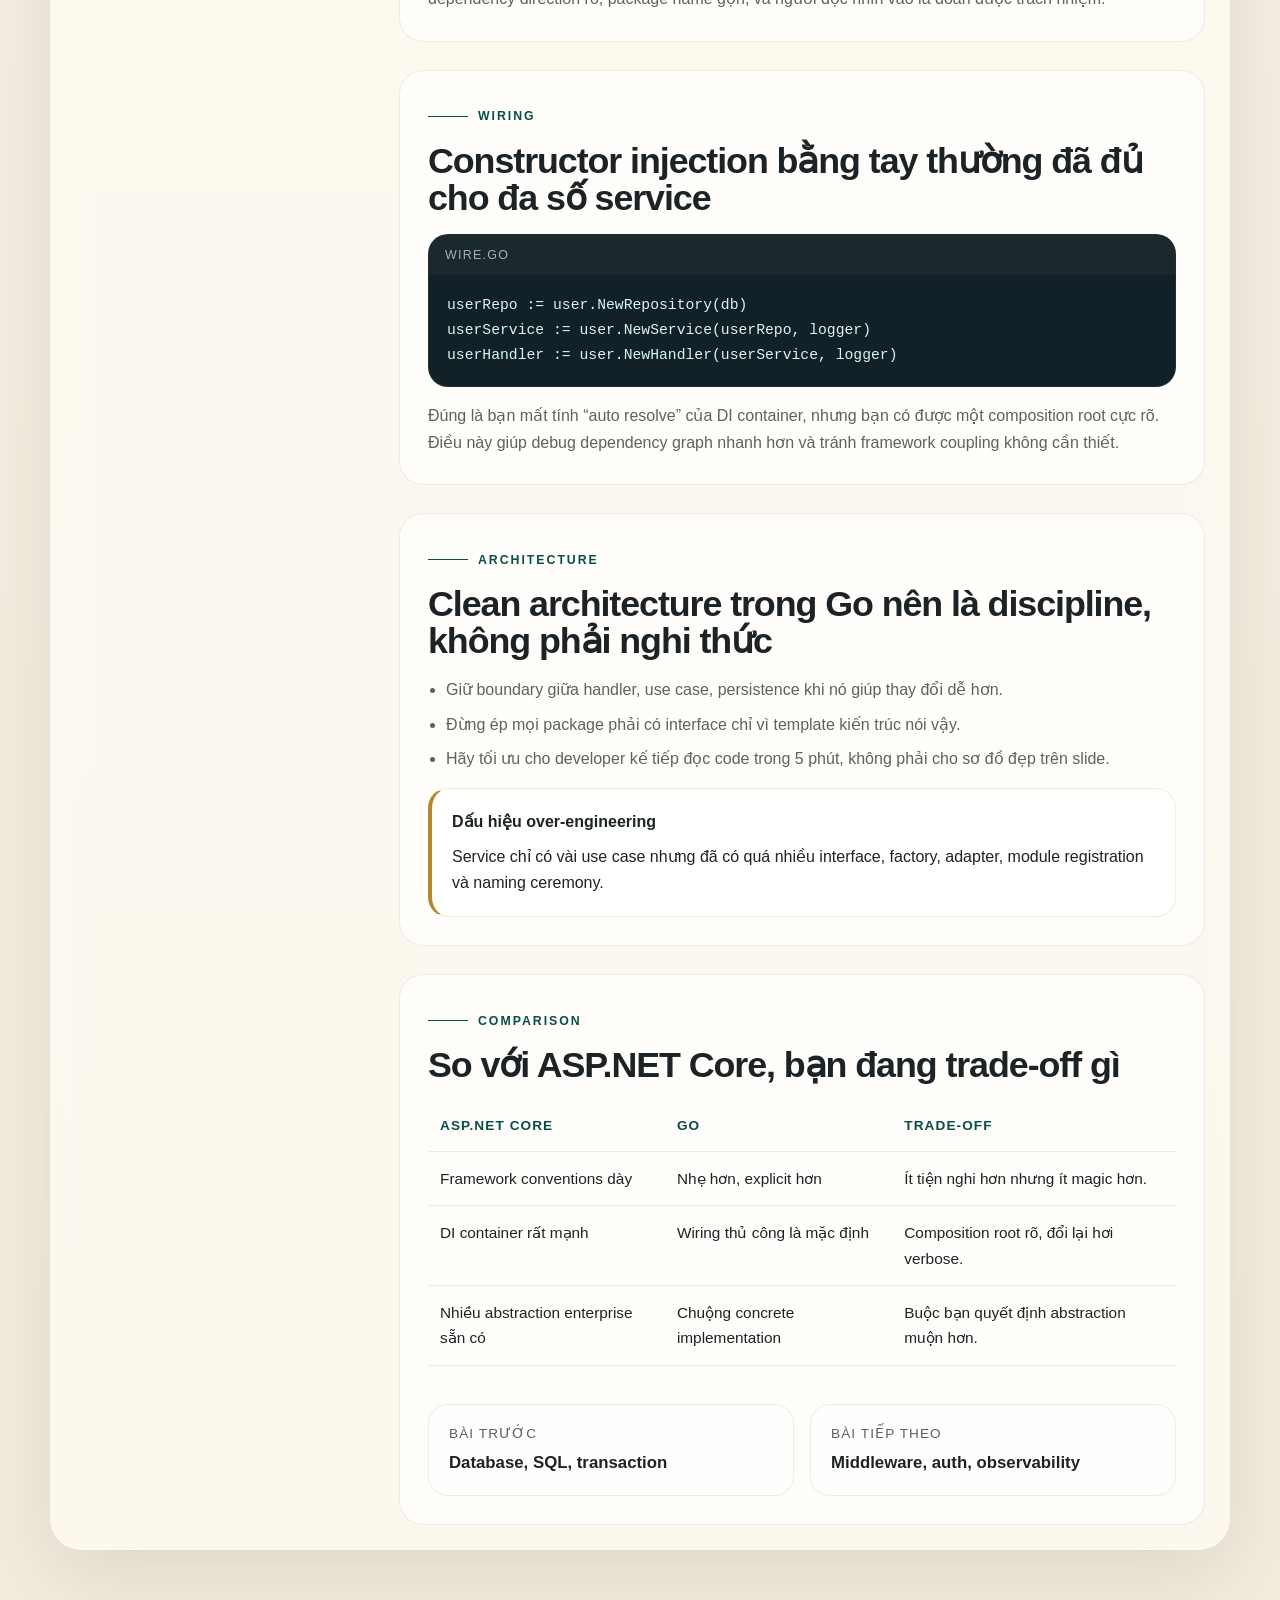
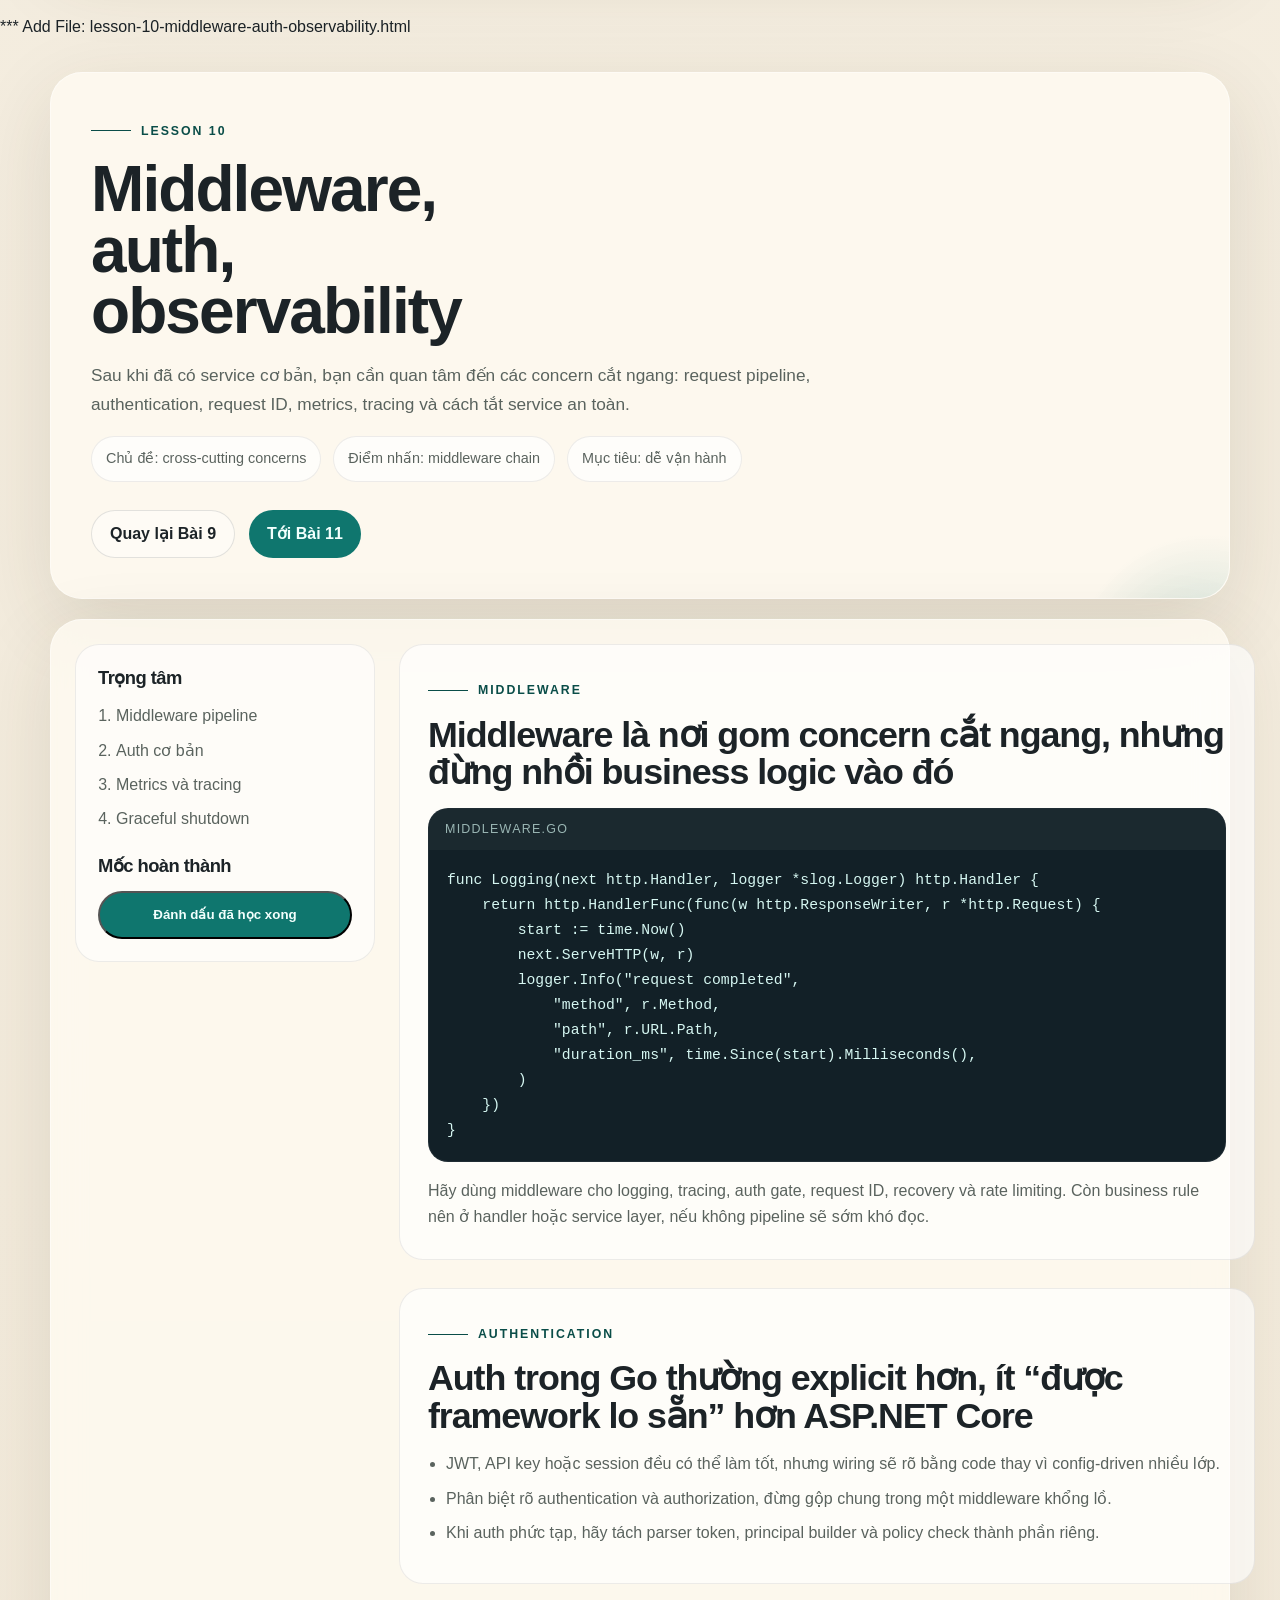
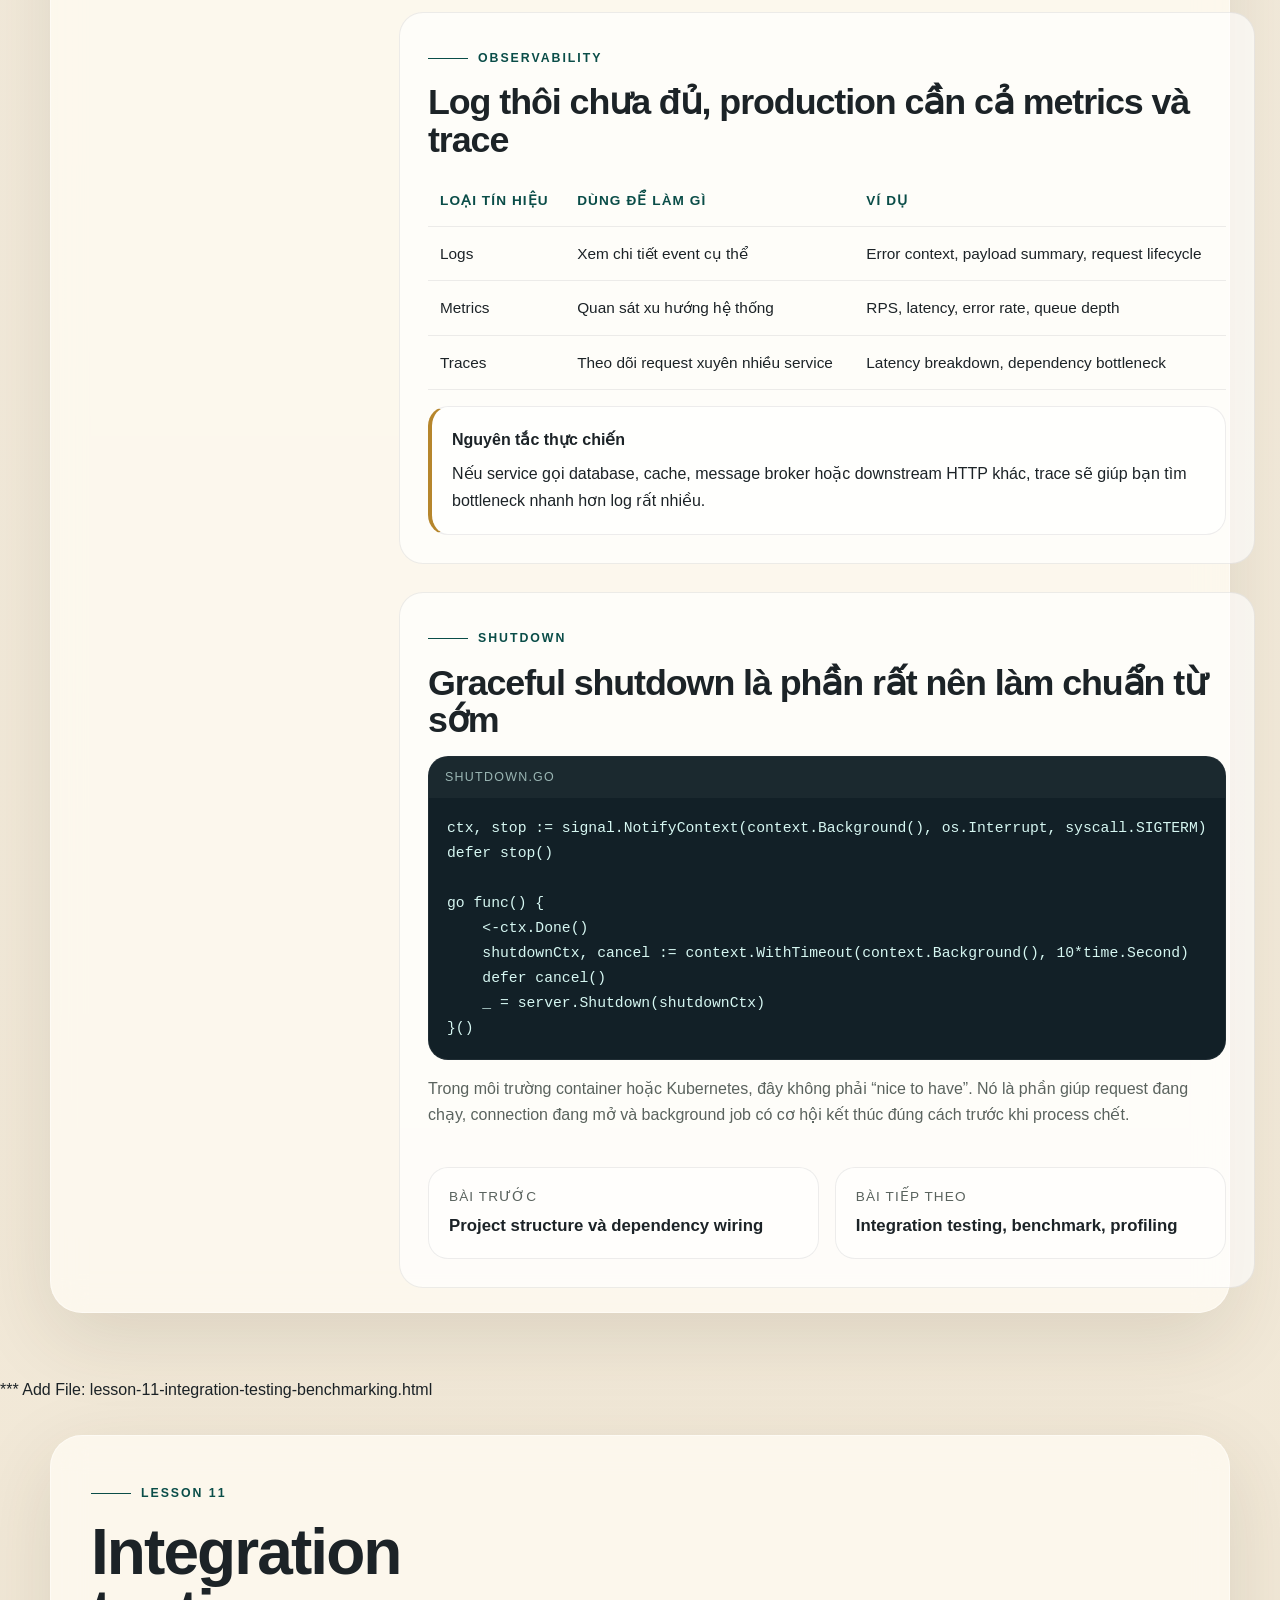
<file: lesson-06-concurrency-http-project.html>
<!DOCTYPE html>
<html lang="vi">
<head>
  <meta charset="UTF-8">
  <meta name="viewport" content="width=device-width, initial-scale=1.0">
  <title>Bài 6 - Concurrency, HTTP và mini service</title>
  <link rel="stylesheet" href="styles.css">
  <script defer src="app.js"></script>
</head>
<body data-page="lesson-06-concurrency-http-project.html">
  <div class="site-shell">
    <header class="article-hero">
      <div class="eyebrow">Lesson 06</div>
      <h1>Concurrency, HTTP và mini service</h1>
      <p class="hero-copy">
        Bài cuối của chặng nhập môn tập trung vào thứ làm Go nổi bật:
        concurrency thực dụng và khả năng dựng HTTP service gọn, rõ, chạy tốt trong môi trường cloud-native.
      </p>
      <div class="article-meta">
        <div class="meta-chip">Chủ đề: concurrency</div>
        <div class="meta-chip">Thực hành: HTTP service</div>
        <div class="meta-chip">Kết thúc chặng nhập môn</div>
      </div>
      <div class="article-actions">
        <a class="button button-secondary" href="lesson-05-errors-packages-testing.html">Quay lại Bài 5</a>
        <a class="button button-primary" href="lesson-07-json-config-logging.html">Tới Bài 7</a>
      </div>
    </header>

    <main class="article-layout">
      <aside class="sidebar">
        <div class="sidebar-group">
          <h3>Trọng tâm</h3>
          <ol class="toc-list">
            <li>Goroutine là gì</li>
            <li>Channel để phối hợp</li>
            <li>`context` để cancel</li>
            <li>Dựng HTTP service nhỏ</li>
          </ol>
        </div>
        <div class="sidebar-group">
          <h3>Mốc hoàn thành</h3>
          <button class="button button-primary mark-complete" type="button" data-complete-lesson>
            Đánh dấu đã học xong
          </button>
        </div>
      </aside>

      <article class="article">
        <section class="article-section">
          <div class="eyebrow">Concurrency</div>
          <h2>Goroutine là đơn vị concurrent execution cực nhẹ</h2>
          <div class="code-block" data-label="goroutines.go">
            <pre><code>go func() {
    fmt.Println("running in background")
}()
</code></pre>
          </div>
          <p>
            Nếu bạn quen `Task.Run`, hãy xem goroutine như primitive nền thấp hơn và rẻ hơn. Điểm khác biệt là
            Go thiết kế cả ngôn ngữ và runtime để concurrency là chuyện bình thường, không phải lớp abstraction phụ thêm.
          </p>
        </section>

        <section class="article-section">
          <div class="eyebrow">Channels</div>
          <h2>Channel giúp các goroutine giao tiếp với nhau một cách có cấu trúc</h2>
          <div class="code-block" data-label="channels.go">
            <pre><code>messages := make(chan string)

go func() {
    messages &lt;- "done"
}()

msg := &lt;-messages
fmt.Println(msg)
</code></pre>
          </div>
          <p>
            Bạn không phải lúc nào cũng cần channel. Nhiều trường hợp `sync.WaitGroup`, mutex hoặc worker pool đơn giản
            sẽ phù hợp hơn. Nhưng channel rất mạnh khi bạn muốn mô hình hóa dữ liệu chảy qua các stage xử lý.
          </p>
        </section>

        <section class="article-section">
          <div class="eyebrow">Context</div>
          <h2>`context.Context` là thứ bạn phải dùng đúng ngay từ đầu</h2>
          <div class="code-block" data-label="context.go">
            <pre><code>ctx, cancel := context.WithTimeout(context.Background(), 2*time.Second)
defer cancel()

result, err := client.Fetch(ctx)
</code></pre>
          </div>
          <ul class="bullet-list">
            <li>Dùng `context` để propagate timeout, cancellation, request-scoped data thật tiết chế.</li>
            <li>Đừng cất `context` trong struct lâu dài.</li>
            <li>Với HTTP service, `r.Context()` là gốc quan trọng để downstream operation biết khi request bị huỷ.</li>
          </ul>
        </section>

        <section class="article-section">
          <div class="eyebrow">HTTP Service</div>
          <h2>Một service Go nhỏ có thể rất thẳng và dễ đọc</h2>
          <div class="code-block" data-label="main.go">
            <pre><code>mux := http.NewServeMux()

mux.HandleFunc("GET /health", func(w http.ResponseWriter, r *http.Request) {
    w.WriteHeader(http.StatusOK)
    _, _ = w.Write([]byte("ok"))
})

server := &amp;http.Server{
    Addr:    ":8080",
    Handler: mux,
}

log.Fatal(server.ListenAndServe())
</code></pre>
          </div>
          <p>
            Với .NET developer, đoạn này có thể khiến bạn ngạc nhiên vì mức độ “ít framework” của nó.
            Nhưng đó chính là điểm hay: phần cơ bản đã đủ dùng cho rất nhiều API nội bộ và service nhỏ.
            Khi cần nâng cấp, bạn mới bổ sung middleware, config, logging, routing nâng cao hoặc framework phụ trợ.
          </p>
        </section>

        <section class="article-section">
          <div class="eyebrow">Next Stage</div>
          <h2>Sau bài này, bạn bước sang chặng production</h2>
          <ul class="bullet-list">
            <li>Bài 7 sẽ đưa bạn vào JSON binding, config từ môi trường và structured logging.</li>
            <li>Bài 8 và 9 đi sâu vào SQL, transaction, package boundary và dependency wiring.</li>
            <li>Bài 10 và 11 tập trung vào middleware, auth, observability, integration testing và profiling.</li>
            <li>Bài 12 khép series bằng deployment, runtime tuning và roadmap học tiếp.</li>
          </ul>
          <div class="callout">
            <strong>Checkpoint quan trọng</strong>
            Nếu đã nắm được 6 bài đầu, bạn đã có nền để đọc và hiểu phần lớn service Go cỡ nhỏ. Chặng tiếp theo sẽ giúp
            bạn chuyển từ “biết ngôn ngữ” sang “biết vận hành nó trong môi trường production”.
          </div>

          <div class="next-nav">
            <a href="lesson-05-errors-packages-testing.html">
              <span>Bài trước</span>
              <strong>Error handling, package, testing</strong>
            </a>
            <a href="lesson-07-json-config-logging.html">
              <span>Bài tiếp theo</span>
              <strong>JSON, config, environment, logging</strong>
            </a>
          </div>
        </section>
      </article>
    </main>
  </div>
</body>
</html>
*** Add File: lesson-07-json-config-logging.html
<!DOCTYPE html>
<html lang="vi">
<head>
  <meta charset="UTF-8">
  <meta name="viewport" content="width=device-width, initial-scale=1.0">
  <title>Bài 7 - JSON, config, environment, logging</title>
  <link rel="stylesheet" href="styles.css">
  <script defer src="app.js"></script>
</head>
<body data-page="lesson-07-json-config-logging.html">
  <div class="site-shell">
    <header class="article-hero">
      <div class="eyebrow">Lesson 07</div>
      <h1>JSON, config, environment, logging</h1>
      <p class="hero-copy">
        Từ bài này trở đi, chúng ta chuyển sang góc nhìn production service. Bạn sẽ học cách đưa dữ liệu đi vào,
        cấu hình ứng dụng, và viết log sao cho hệ thống dễ vận hành thay vì chỉ chạy được trên máy local.
      </p>
      <div class="article-meta">
        <div class="meta-chip">Chủ đề: application plumbing</div>
        <div class="meta-chip">Điểm nhấn: env-first config</div>
        <div class="meta-chip">Mục tiêu: log có cấu trúc</div>
      </div>
      <div class="article-actions">
        <a class="button button-secondary" href="lesson-06-concurrency-http-project.html">Quay lại Bài 6</a>
        <a class="button button-primary" href="lesson-08-database-sql-transactions.html">Tới Bài 8</a>
      </div>
    </header>

    <main class="article-layout">
      <aside class="sidebar">
        <div class="sidebar-group">
          <h3>Trọng tâm</h3>
          <ol class="toc-list">
            <li>JSON binding</li>
            <li>Struct tag</li>
            <li>Config từ environment</li>
            <li>Structured logging</li>
          </ol>
        </div>
        <div class="sidebar-group">
          <h3>Mốc hoàn thành</h3>
          <button class="button button-primary mark-complete" type="button" data-complete-lesson>
            Đánh dấu đã học xong
          </button>
        </div>
      </aside>

      <article class="article">
        <section class="article-section">
          <div class="eyebrow">JSON</div>
          <h2>Go làm JSON mapping qua `encoding/json` và struct tag</h2>
          <div class="code-block" data-label="user_dto.go">
            <pre><code>type CreateUserRequest struct {
    Name  string `json:"name"`
    Email string `json:"email"`
}
</code></pre>
          </div>
          <p>
            Nếu bạn quen DTO trong ASP.NET Core, đây là ý tưởng tương tự nhưng tối giản hơn. Không có data annotation
            giàu tính năng mặc định như trong .NET; thay vào đó bạn thường tách rõ parse input, validate và business rules.
          </p>
        </section>

        <section class="article-section">
          <div class="eyebrow">Binding</div>
          <h2>Parse request body một cách explicit và kiểm soát lỗi ngay tại handler</h2>
          <div class="code-block" data-label="handler.go">
            <pre><code>var req CreateUserRequest
if err := json.NewDecoder(r.Body).Decode(&amp;req); err != nil {
    http.Error(w, "invalid json body", http.StatusBadRequest)
    return
}
</code></pre>
          </div>
          <p>
            Trong Go, parse và validate thường hiện ngay trong handler hoặc một lớp mỏng gần handler. Bạn sẽ ít thấy
            model binding magic hơn ASP.NET Core, nhưng đổi lại luồng dữ liệu cực kỳ rõ ràng.
          </p>
        </section>

        <section class="article-section">
          <div class="eyebrow">Configuration</div>
          <h2>Tư duy config trong Go thường đi theo env-first và constructor rõ ràng</h2>
          <table class="compare-table">
            <thead>
              <tr>
                <th>.NET</th>
                <th>Go</th>
                <th>Ý nghĩa</th>
              </tr>
            </thead>
            <tbody>
              <tr>
                <td>`appsettings.json` + Options</td>
                <td>Environment variables + config struct</td>
                <td>Gọn hơn cho container và deploy cloud-native.</td>
              </tr>
              <tr>
                <td>Configuration providers phong phú</td>
                <td>Thường giữ config pipeline rất mỏng</td>
                <td>Ít framework magic, nhiều explicit setup.</td>
              </tr>
            </tbody>
          </table>
          <div class="code-block" data-label="config.go">
            <pre><code>type Config struct {
    HTTPPort string
    DBConn   string
    LogLevel string
}

func LoadConfig() Config {
    return Config{
        HTTPPort: getEnv("HTTP_PORT", "8080"),
        DBConn:   getEnv("DB_CONN", ""),
        LogLevel: getEnv("LOG_LEVEL", "info"),
    }
}
</code></pre>
          </div>
        </section>

        <section class="article-section">
          <div class="eyebrow">Logging</div>
          <h2>Đừng log theo kiểu chuỗi tự do quá sớm, hãy nghĩ theo event có key-value</h2>
          <div class="code-block" data-label="logging.go">
            <pre><code>logger.Info("user created",
    "user_id", user.ID,
    "email", user.Email,
    "source", "http",
)
</code></pre>
          </div>
          <ul class="bullet-list">
            <li>Structured logging giúp filter, search và correlate dễ hơn khi chạy thật.</li>
            <li>Log nên gắn business context vừa đủ, không spam toàn bộ object.</li>
            <li>Phân biệt rõ log cho operational event và log cho error path.</li>
          </ul>
          <div class="callout">
            <strong>Rule of thumb</strong>
            Hãy log để người trực ca production hiểu chuyện gì xảy ra sau 20 giây đọc log, không phải để dev local “cảm thấy yên tâm”.
          </div>

          <div class="next-nav">
            <a href="lesson-06-concurrency-http-project.html">
              <span>Bài trước</span>
              <strong>Concurrency, HTTP và mini service</strong>
            </a>
            <a href="lesson-08-database-sql-transactions.html">
              <span>Bài tiếp theo</span>
              <strong>Database, SQL, transaction</strong>
            </a>
          </div>
        </section>
      </article>
    </main>
  </div>
</body>
</html>
*** Add File: lesson-08-database-sql-transactions.html
<!DOCTYPE html>
<html lang="vi">
<head>
  <meta charset="UTF-8">
  <meta name="viewport" content="width=device-width, initial-scale=1.0">
  <title>Bài 8 - Database, SQL, transaction</title>
  <link rel="stylesheet" href="styles.css">
  <script defer src="app.js"></script>
</head>
<body data-page="lesson-08-database-sql-transactions.html">
  <div class="site-shell">
    <header class="article-hero">
      <div class="eyebrow">Lesson 08</div>
      <h1>Database, SQL, transaction</h1>
      <p class="hero-copy">
        Với người đến từ Entity Framework, đây là bước chuyển tư duy rất lớn. Go khuyến khích bạn gần SQL hơn,
        hiểu transaction boundary rõ hơn và chấp nhận explicit data access thay vì dựa nhiều vào ORM abstraction.
      </p>
      <div class="article-meta">
        <div class="meta-chip">Chủ đề: persistence</div>
        <div class="meta-chip">Điểm nhấn: SQL-first</div>
        <div class="meta-chip">Mục tiêu: transaction rõ boundary</div>
      </div>
      <div class="article-actions">
        <a class="button button-secondary" href="lesson-07-json-config-logging.html">Quay lại Bài 7</a>
        <a class="button button-primary" href="lesson-09-project-structure-dependency-wiring.html">Tới Bài 9</a>
      </div>
    </header>

    <main class="article-layout">
      <aside class="sidebar">
        <div class="sidebar-group">
          <h3>Trọng tâm</h3>
          <ol class="toc-list">
            <li>`database/sql` là gì</li>
            <li>Query và scan</li>
            <li>Transaction boundary</li>
            <li>Khi nào cần abstraction</li>
          </ol>
        </div>
        <div class="sidebar-group">
          <h3>Mốc hoàn thành</h3>
          <button class="button button-primary mark-complete" type="button" data-complete-lesson>
            Đánh dấu đã học xong
          </button>
        </div>
      </aside>

      <article class="article">
        <section class="article-section">
          <div class="eyebrow">SQL-first</div>
          <h2>Trong Go, biết SQL tốt thường quan trọng hơn biết một ORM kỳ diệu</h2>
          <p>
            Bạn vẫn có thể dùng ORM hoặc query builder, nhưng nền tảng của hệ sinh thái Go là `database/sql`.
            Nó cho bạn control rõ ràng hơn về query, connection pool, transaction và mapping dữ liệu.
          </p>
          <div class="quote">
            <strong>Chuyển mental model:</strong>
            Từ “domain model dẫn dắt query” sang “query dẫn dắt shape dữ liệu mà use case cần”.
          </div>
        </section>

        <section class="article-section">
          <div class="eyebrow">Query</div>
          <h2>Đọc dữ liệu bằng query explicit và scan vào struct nhỏ</h2>
          <div class="code-block" data-label="users_repo.go">
            <pre><code>row := db.QueryRowContext(ctx,
    `select id, name, email from users where id = $1`,
    id,
)

var user User
if err := row.Scan(&amp;user.ID, &amp;user.Name, &amp;user.Email); err != nil {
    return User{}, err
}
</code></pre>
          </div>
          <p>
            Nếu so với EF Core, phần này ít “developer comfort” hơn nhưng lại rất minh bạch: bạn biết chính xác
            query gì chạy, cột nào được đọc, object nào được map, và chi phí truy cập nằm ở đâu.
          </p>
        </section>

        <section class="article-section">
          <div class="eyebrow">Transactions</div>
          <h2>Transaction nên gắn với use case, không gắn mù quáng với từng repository call</h2>
          <div class="code-block" data-label="transactions.go">
            <pre><code>tx, err := db.BeginTx(ctx, nil)
if err != nil {
    return err
}
defer tx.Rollback()

if err := ordersRepo.Insert(ctx, tx, order); err != nil {
    return err
}

if err := auditRepo.Insert(ctx, tx, auditEvent); err != nil {
    return err
}

return tx.Commit()
</code></pre>
          </div>
          <ul class="bullet-list">
            <li>Transaction là concern của application flow hoặc use case, không chỉ của database helper.</li>
            <li>Đừng mở transaction quá sớm rồi giữ quá lâu qua I/O ngoài database.</li>
            <li>Nếu cần atomicity, hãy làm cho boundary đó thật lộ rõ trong code.</li>
          </ul>
        </section>

        <section class="article-section">
          <div class="eyebrow">Abstraction</div>
          <h2>Khi nào nên thêm repository abstraction mạnh hơn</h2>
          <table class="compare-table">
            <thead>
              <tr>
                <th>Tình huống</th>
                <th>Khuyến nghị</th>
                <th>Lý do</th>
              </tr>
            </thead>
            <tbody>
              <tr>
                <td>Service nhỏ, query ít</td>
                <td>Giữ repository mỏng</td>
                <td>Giảm ceremony, dễ lần theo query thật.</td>
              </tr>
              <tr>
                <td>Logic persistence phức tạp</td>
                <td>Tách repository rõ hơn</td>
                <td>Dễ thay đổi và test theo capability.</td>
              </tr>
              <tr>
                <td>Nhiều query lặp lại</td>
                <td>Dùng helper hoặc code generation</td>
                <td>Giảm boilerplate nhưng vẫn giữ SQL visible.</td>
              </tr>
            </tbody>
          </table>

          <div class="next-nav">
            <a href="lesson-07-json-config-logging.html">
              <span>Bài trước</span>
              <strong>JSON, config, environment, logging</strong>
            </a>
            <a href="lesson-09-project-structure-dependency-wiring.html">
              <span>Bài tiếp theo</span>
              <strong>Project structure và dependency wiring</strong>
            </a>
          </div>
        </section>
      </article>
    </main>
  </div>
</body>
</html>
*** Add File: lesson-09-project-structure-dependency-wiring.html
<!DOCTYPE html>
<html lang="vi">
<head>
  <meta charset="UTF-8">
  <meta name="viewport" content="width=device-width, initial-scale=1.0">
  <title>Bài 9 - Project structure và dependency wiring</title>
  <link rel="stylesheet" href="styles.css">
  <script defer src="app.js"></script>
</head>
<body data-page="lesson-09-project-structure-dependency-wiring.html">
  <div class="site-shell">
    <header class="article-hero">
      <div class="eyebrow">Lesson 09</div>
      <h1>Project structure và dependency wiring</h1>
      <p class="hero-copy">
        Đây là bài trả lời câu hỏi mà nhiều senior .NET developer sẽ hỏi rất sớm:
        “Nếu không có solution nhiều project và DI container mạnh tay, tôi tổ chức code thế nào cho sạch?”
      </p>
      <div class="article-meta">
        <div class="meta-chip">Chủ đề: architecture</div>
        <div class="meta-chip">Điểm nhấn: constructor wiring</div>
        <div class="meta-chip">Mục tiêu: clean vừa đủ</div>
      </div>
      <div class="article-actions">
        <a class="button button-secondary" href="lesson-08-database-sql-transactions.html">Quay lại Bài 8</a>
        <a class="button button-primary" href="lesson-10-middleware-auth-observability.html">Tới Bài 10</a>
      </div>
    </header>

    <main class="article-layout">
      <aside class="sidebar">
        <div class="sidebar-group">
          <h3>Trọng tâm</h3>
          <ol class="toc-list">
            <li>Package theo boundary</li>
            <li>Constructor injection bằng tay</li>
            <li>Clean architecture vừa đủ</li>
            <li>Khi nào project bị over-engineered</li>
          </ol>
        </div>
        <div class="sidebar-group">
          <h3>Mốc hoàn thành</h3>
          <button class="button button-primary mark-complete" type="button" data-complete-lesson>
            Đánh dấu đã học xong
          </button>
        </div>
      </aside>

      <article class="article">
        <section class="article-section">
          <div class="eyebrow">Structure</div>
          <h2>Bắt đầu từ package theo capability, đừng tái tạo nguyên solution tree của .NET</h2>
          <div class="code-block" data-label="example-layout.txt">
            <pre><code>/cmd/api
/internal/user
/internal/order
/internal/platform/db
/internal/platform/httpserver
</code></pre>
          </div>
          <p>
            Một project Go production tốt thường có ít tầng hình thức hơn bạn quen trong .NET.
            Điều quan trọng là dependency direction rõ, package name gọn, và người đọc nhìn vào là đoán được trách nhiệm.
          </p>
        </section>

        <section class="article-section">
          <div class="eyebrow">Wiring</div>
          <h2>Constructor injection bằng tay thường đã đủ cho đa số service</h2>
          <div class="code-block" data-label="wire.go">
            <pre><code>userRepo := user.NewRepository(db)
userService := user.NewService(userRepo, logger)
userHandler := user.NewHandler(userService, logger)
</code></pre>
          </div>
          <p>
            Đúng là bạn mất tính “auto resolve” của DI container, nhưng bạn có được một composition root cực rõ.
            Điều này giúp debug dependency graph nhanh hơn và tránh framework coupling không cần thiết.
          </p>
        </section>

        <section class="article-section">
          <div class="eyebrow">Architecture</div>
          <h2>Clean architecture trong Go nên là discipline, không phải nghi thức</h2>
          <ul class="bullet-list">
            <li>Giữ boundary giữa handler, use case, persistence khi nó giúp thay đổi dễ hơn.</li>
            <li>Đừng ép mọi package phải có interface chỉ vì template kiến trúc nói vậy.</li>
            <li>Hãy tối ưu cho developer kế tiếp đọc code trong 5 phút, không phải cho sơ đồ đẹp trên slide.</li>
          </ul>
          <div class="callout">
            <strong>Dấu hiệu over-engineering</strong>
            Service chỉ có vài use case nhưng đã có quá nhiều interface, factory, adapter, module registration và naming ceremony.
          </div>
        </section>

        <section class="article-section">
          <div class="eyebrow">Comparison</div>
          <h2>So với ASP.NET Core, bạn đang trade-off gì</h2>
          <table class="compare-table">
            <thead>
              <tr>
                <th>ASP.NET Core</th>
                <th>Go</th>
                <th>Trade-off</th>
              </tr>
            </thead>
            <tbody>
              <tr>
                <td>Framework conventions dày</td>
                <td>Nhẹ hơn, explicit hơn</td>
                <td>Ít tiện nghi hơn nhưng ít magic hơn.</td>
              </tr>
              <tr>
                <td>DI container rất mạnh</td>
                <td>Wiring thủ công là mặc định</td>
                <td>Composition root rõ, đổi lại hơi verbose.</td>
              </tr>
              <tr>
                <td>Nhiều abstraction enterprise sẵn có</td>
                <td>Chuộng concrete implementation</td>
                <td>Buộc bạn quyết định abstraction muộn hơn.</td>
              </tr>
            </tbody>
          </table>

          <div class="next-nav">
            <a href="lesson-08-database-sql-transactions.html">
              <span>Bài trước</span>
              <strong>Database, SQL, transaction</strong>
            </a>
            <a href="lesson-10-middleware-auth-observability.html">
              <span>Bài tiếp theo</span>
              <strong>Middleware, auth, observability</strong>
            </a>
          </div>
        </section>
      </article>
    </main>
  </div>
</body>
</html>
*** Add File: lesson-10-middleware-auth-observability.html
<!DOCTYPE html>
<html lang="vi">
<head>
  <meta charset="UTF-8">
  <meta name="viewport" content="width=device-width, initial-scale=1.0">
  <title>Bài 10 - Middleware, auth, observability</title>
  <link rel="stylesheet" href="styles.css">
  <script defer src="app.js"></script>
</head>
<body data-page="lesson-10-middleware-auth-observability.html">
  <div class="site-shell">
    <header class="article-hero">
      <div class="eyebrow">Lesson 10</div>
      <h1>Middleware, auth, observability</h1>
      <p class="hero-copy">
        Sau khi đã có service cơ bản, bạn cần quan tâm đến các concern cắt ngang:
        request pipeline, authentication, request ID, metrics, tracing và cách tắt service an toàn.
      </p>
      <div class="article-meta">
        <div class="meta-chip">Chủ đề: cross-cutting concerns</div>
        <div class="meta-chip">Điểm nhấn: middleware chain</div>
        <div class="meta-chip">Mục tiêu: dễ vận hành</div>
      </div>
      <div class="article-actions">
        <a class="button button-secondary" href="lesson-09-project-structure-dependency-wiring.html">Quay lại Bài 9</a>
        <a class="button button-primary" href="lesson-11-integration-testing-benchmarking.html">Tới Bài 11</a>
      </div>
    </header>

    <main class="article-layout">
      <aside class="sidebar">
        <div class="sidebar-group">
          <h3>Trọng tâm</h3>
          <ol class="toc-list">
            <li>Middleware pipeline</li>
            <li>Auth cơ bản</li>
            <li>Metrics và tracing</li>
            <li>Graceful shutdown</li>
          </ol>
        </div>
        <div class="sidebar-group">
          <h3>Mốc hoàn thành</h3>
          <button class="button button-primary mark-complete" type="button" data-complete-lesson>
            Đánh dấu đã học xong
          </button>
        </div>
      </aside>

      <article class="article">
        <section class="article-section">
          <div class="eyebrow">Middleware</div>
          <h2>Middleware là nơi gom concern cắt ngang, nhưng đừng nhồi business logic vào đó</h2>
          <div class="code-block" data-label="middleware.go">
            <pre><code>func Logging(next http.Handler, logger *slog.Logger) http.Handler {
    return http.HandlerFunc(func(w http.ResponseWriter, r *http.Request) {
        start := time.Now()
        next.ServeHTTP(w, r)
        logger.Info("request completed",
            "method", r.Method,
            "path", r.URL.Path,
            "duration_ms", time.Since(start).Milliseconds(),
        )
    })
}
</code></pre>
          </div>
          <p>
            Hãy dùng middleware cho logging, tracing, auth gate, request ID, recovery và rate limiting.
            Còn business rule nên ở handler hoặc service layer, nếu không pipeline sẽ sớm khó đọc.
          </p>
        </section>

        <section class="article-section">
          <div class="eyebrow">Authentication</div>
          <h2>Auth trong Go thường explicit hơn, ít “được framework lo sẵn” hơn ASP.NET Core</h2>
          <ul class="bullet-list">
            <li>JWT, API key hoặc session đều có thể làm tốt, nhưng wiring sẽ rõ bằng code thay vì config-driven nhiều lớp.</li>
            <li>Phân biệt rõ authentication và authorization, đừng gộp chung trong một middleware khổng lồ.</li>
            <li>Khi auth phức tạp, hãy tách parser token, principal builder và policy check thành phần riêng.</li>
          </ul>
        </section>

        <section class="article-section">
          <div class="eyebrow">Observability</div>
          <h2>Log thôi chưa đủ, production cần cả metrics và trace</h2>
          <table class="compare-table">
            <thead>
              <tr>
                <th>Loại tín hiệu</th>
                <th>Dùng để làm gì</th>
                <th>Ví dụ</th>
              </tr>
            </thead>
            <tbody>
              <tr>
                <td>Logs</td>
                <td>Xem chi tiết event cụ thể</td>
                <td>Error context, payload summary, request lifecycle</td>
              </tr>
              <tr>
                <td>Metrics</td>
                <td>Quan sát xu hướng hệ thống</td>
                <td>RPS, latency, error rate, queue depth</td>
              </tr>
              <tr>
                <td>Traces</td>
                <td>Theo dõi request xuyên nhiều service</td>
                <td>Latency breakdown, dependency bottleneck</td>
              </tr>
            </tbody>
          </table>
          <div class="callout">
            <strong>Nguyên tắc thực chiến</strong>
            Nếu service gọi database, cache, message broker hoặc downstream HTTP khác, trace sẽ giúp bạn tìm bottleneck nhanh hơn log rất nhiều.
          </div>
        </section>

        <section class="article-section">
          <div class="eyebrow">Shutdown</div>
          <h2>Graceful shutdown là phần rất nên làm chuẩn từ sớm</h2>
          <div class="code-block" data-label="shutdown.go">
            <pre><code>ctx, stop := signal.NotifyContext(context.Background(), os.Interrupt, syscall.SIGTERM)
defer stop()

go func() {
    &lt;-ctx.Done()
    shutdownCtx, cancel := context.WithTimeout(context.Background(), 10*time.Second)
    defer cancel()
    _ = server.Shutdown(shutdownCtx)
}()
</code></pre>
          </div>
          <p>
            Trong môi trường container hoặc Kubernetes, đây không phải “nice to have”. Nó là phần giúp request đang chạy,
            connection đang mở và background job có cơ hội kết thúc đúng cách trước khi process chết.
          </p>

          <div class="next-nav">
            <a href="lesson-09-project-structure-dependency-wiring.html">
              <span>Bài trước</span>
              <strong>Project structure và dependency wiring</strong>
            </a>
            <a href="lesson-11-integration-testing-benchmarking.html">
              <span>Bài tiếp theo</span>
              <strong>Integration testing, benchmark, profiling</strong>
            </a>
          </div>
        </section>
      </article>
    </main>
  </div>
</body>
</html>
*** Add File: lesson-11-integration-testing-benchmarking.html
<!DOCTYPE html>
<html lang="vi">
<head>
  <meta charset="UTF-8">
  <meta name="viewport" content="width=device-width, initial-scale=1.0">
  <title>Bài 11 - Integration testing, benchmark, profiling</title>
  <link rel="stylesheet" href="styles.css">
  <script defer src="app.js"></script>
</head>
<body data-page="lesson-11-integration-testing-benchmarking.html">
  <div class="site-shell">
    <header class="article-hero">
      <div class="eyebrow">Lesson 11</div>
      <h1>Integration testing, benchmark, profiling</h1>
      <p class="hero-copy">
        Production quality không chỉ là compile pass. Bài này giúp bạn kiểm thử service theo cách thực tế hơn:
        chạy integration tests, benchmark, race detector và profile để nhìn đúng vấn đề hiệu năng.
      </p>
      <div class="article-meta">
        <div class="meta-chip">Chủ đề: quality engineering</div>
        <div class="meta-chip">Điểm nhấn: test gần thực tế</div>
        <div class="meta-chip">Mục tiêu: tối ưu có số liệu</div>
      </div>
      <div class="article-actions">
        <a class="button button-secondary" href="lesson-10-middleware-auth-observability.html">Quay lại Bài 10</a>
        <a class="button button-primary" href="lesson-12-deployment-performance-roadmap.html">Tới Bài 12</a>
      </div>
    </header>

    <main class="article-layout">
      <aside class="sidebar">
        <div class="sidebar-group">
          <h3>Trọng tâm</h3>
          <ol class="toc-list">
            <li>Unit vs integration tests</li>
            <li>HTTP test server</li>
            <li>Benchmark và race detector</li>
            <li>Profiling</li>
          </ol>
        </div>
        <div class="sidebar-group">
          <h3>Mốc hoàn thành</h3>
          <button class="button button-primary mark-complete" type="button" data-complete-lesson>
            Đánh dấu đã học xong
          </button>
        </div>
      </aside>

      <article class="article">
        <section class="article-section">
          <div class="eyebrow">Testing Strategy</div>
          <h2>Đừng chỉ test hàm nhỏ, hãy test cả luồng request thật</h2>
          <p>
            Vì Go code thường explicit và ít framework magic, integration test bằng HTTP test server tương đối nhẹ.
            Đây là cơ hội tốt để kiểm thử gần production hơn mà không cần harness quá đồ sộ.
          </p>
          <div class="code-block" data-label="handler_integration_test.go">
            <pre><code>server := httptest.NewServer(mux)
defer server.Close()

resp, err := http.Get(server.URL + "/health")
if err != nil {
    t.Fatal(err)
}
</code></pre>
          </div>
        </section>

        <section class="article-section">
          <div class="eyebrow">Benchmarks</div>
          <h2>Go benchmark rất tiện để đo chi phí của hot path</h2>
          <div class="code-block" data-label="bench_test.go">
            <pre><code>func BenchmarkNormalizeEmail(b *testing.B) {
    for i := 0; i &lt; b.N; i++ {
        NormalizeEmail(" Demo@Example.com ")
    }
}
</code></pre>
          </div>
          <ul class="bullet-list">
            <li>Benchmark tốt khi bạn đã có giả thuyết về bottleneck.</li>
            <li>Đừng benchmark cả hệ thống một cách mù mờ rồi rút kết luận lớn.</li>
            <li>Ưu tiên benchmark hàm thuần, parser, serializer hoặc đoạn xử lý được gọi cực nhiều.</li>
          </ul>
        </section>

        <section class="article-section">
          <div class="eyebrow">Race Detector</div>
          <h2>`go test -race` là công cụ rất nên bật với code concurrent</h2>
          <p>
            Với bài toán goroutine, shared state và cache, race detector có thể giúp bạn bắt bug mà code review rất dễ bỏ sót.
            Đây là một lợi thế lớn trong runtime/tooling của Go, đặc biệt khi service của bạn bắt đầu có background workers.
          </p>
          <div class="callout">
            <strong>Thói quen tốt</strong>
            Mỗi khi chạm vào concurrency đáng kể, hãy chạy test với race detector ít nhất ở local hoặc CI cho vùng code đó.
          </div>
        </section>

        <section class="article-section">
          <div class="eyebrow">Profiling</div>
          <h2>Chỉ tối ưu sau khi đã có profile hoặc số liệu đủ tin cậy</h2>
          <table class="compare-table">
            <thead>
              <tr>
                <th>Công cụ</th>
                <th>Mục đích</th>
                <th>Khi dùng</th>
              </tr>
            </thead>
            <tbody>
              <tr>
                <td>Benchmark</td>
                <td>Đo throughput/latency của đoạn code nhỏ</td>
                <td>Khi nghi ngờ hot path cụ thể</td>
              </tr>
              <tr>
                <td>Race detector</td>
                <td>Bắt data race</td>
                <td>Khi có shared mutable state hoặc goroutine phức tạp</td>
              </tr>
              <tr>
                <td>Profiler</td>
                <td>Xem CPU, memory, allocation</td>
                <td>Khi service chậm hoặc tốn tài nguyên thật</td>
              </tr>
            </tbody>
          </table>

          <div class="next-nav">
            <a href="lesson-10-middleware-auth-observability.html">
              <span>Bài trước</span>
              <strong>Middleware, auth, observability</strong>
            </a>
            <a href="lesson-12-deployment-performance-roadmap.html">
              <span>Bài tiếp theo</span>
              <strong>Deployment, performance, roadmap tiếp theo</strong>
            </a>
          </div>
        </section>
      </article>
    </main>
  </div>
</body>
</html>
*** Add File: lesson-12-deployment-performance-roadmap.html
<!DOCTYPE html>
<html lang="vi">
<head>
  <meta charset="UTF-8">
  <meta name="viewport" content="width=device-width, initial-scale=1.0">
  <title>Bài 12 - Deployment, performance, roadmap tiếp theo</title>
  <link rel="stylesheet" href="styles.css">
  <script defer src="app.js"></script>
</head>
<body data-page="lesson-12-deployment-performance-roadmap.html">
  <div class="site-shell">
    <header class="article-hero">
      <div class="eyebrow">Lesson 12</div>
      <h1>Deployment, performance, roadmap tiếp theo</h1>
      <p class="hero-copy">
        Bài cuối khép lại series bằng góc nhìn vận hành và phát triển dài hạn:
        build binary, container hóa, tinh chỉnh runtime, và cách tiếp tục đi sâu để dùng Go tự tin trong production.
      </p>
      <div class="article-meta">
        <div class="meta-chip">Chủ đề: production readiness</div>
        <div class="meta-chip">Điểm nhấn: deploy đơn giản</div>
        <div class="meta-chip">Mục tiêu: roadmap sau series</div>
      </div>
      <div class="article-actions">
        <a class="button button-secondary" href="lesson-11-integration-testing-benchmarking.html">Quay lại Bài 11</a>
        <a class="button button-primary" href="index.html">Về trang chủ</a>
      </div>
    </header>

    <main class="article-layout">
      <aside class="sidebar">
        <div class="sidebar-group">
          <h3>Trọng tâm</h3>
          <ol class="toc-list">
            <li>Build và container</li>
            <li>Runtime tuning</li>
            <li>Go phù hợp khi nào</li>
            <li>Roadmap học tiếp</li>
          </ol>
        </div>
        <div class="sidebar-group">
          <h3>Mốc hoàn thành</h3>
          <button class="button button-primary mark-complete" type="button" data-complete-lesson>
            Đánh dấu đã học xong
          </button>
        </div>
      </aside>

      <article class="article">
        <section class="article-section">
          <div class="eyebrow">Deployment</div>
          <h2>Một trong những điểm mạnh rõ nhất của Go là deployment rất thẳng</h2>
          <ul class="bullet-list">
            <li>Build ra binary đơn, dễ đóng gói vào container nhỏ.</li>
            <li>Startup nhanh, đặc biệt phù hợp cho job, worker, internal API và microservice.</li>
            <li>Ít phụ thuộc runtime setup phức tạp ở môi trường đích.</li>
          </ul>
          <div class="code-block" data-label="build-and-run.txt">
            <pre><code>go build -o app ./cmd/api
./app
</code></pre>
          </div>
        </section>

        <section class="article-section">
          <div class="eyebrow">Performance</div>
          <h2>Tối ưu Go cũng cần kỷ luật như tối ưu .NET: đo trước, sửa sau</h2>
          <p>
            Việc Go nhanh không có nghĩa mọi code Go đều tự động hiệu quả. Allocation thừa, query dở, log quá nặng,
            goroutine vô tội vạ hoặc contention cao vẫn khiến hệ thống xuống sức như thường.
          </p>
          <div class="quote">
            <strong>Nguyên tắc giữ bình tĩnh:</strong>
            Đừng tối ưu vì ngôn ngữ “có vẻ nhanh”. Hãy tối ưu vì profile cho thấy điểm nghẽn cụ thể.
          </div>
        </section>

        <section class="article-section">
          <div class="eyebrow">Choosing Go</div>
          <h2>Khi nào nên chọn Go thay vì tiếp tục ở lại .NET</h2>
          <table class="compare-table">
            <thead>
              <tr>
                <th>Tình huống</th>
                <th>Go rất hợp</th>
                <th>.NET vẫn rất mạnh</th>
              </tr>
            </thead>
            <tbody>
              <tr>
                <td>Microservice và infra tooling</td>
                <td>Rất hợp</td>
                <td>Vẫn tốt nếu team và platform đang đồng nhất .NET</td>
              </tr>
              <tr>
                <td>Enterprise app framework-heavy</td>
                <td>Không luôn là lựa chọn số 1</td>
                <td>.NET thường giàu ecosystem hơn</td>
              </tr>
              <tr>
                <td>Cloud-native worker, gateway, background job</td>
                <td>Thường rất đáng cân nhắc</td>
                <td>.NET cũng làm được, nhưng Go thường cho cảm giác tối giản hơn</td>
              </tr>
            </tbody>
          </table>
        </section>

        <section class="article-section">
          <div class="eyebrow">Roadmap</div>
          <h2>Sau series này, bạn nên làm gì để giỏi Go thật sự</h2>
          <ul class="bullet-list">
            <li>Tự build một service CRUD hoàn chỉnh có auth, SQL, migrations, structured logging và integration test.</li>
            <li>Đọc vài codebase Go production để quen naming, package boundary và error flow thực tế.</li>
            <li>Học thêm gRPC, message queue, cache, OpenTelemetry và CI/CD cho service Go.</li>
            <li>So sánh lại các quyết định kiến trúc bạn thường làm trong .NET và hỏi: ở Go, cái nào thật sự còn cần?</li>
          </ul>
          <div class="callout">
            <strong>Kết luận cuối cùng</strong>
            Nếu C# cho bạn sức mạnh biểu đạt và hệ sinh thái dày, thì Go cho bạn sự đơn giản vận hành và tốc độ đưa service vào production.
            Biết cả hai sẽ khiến bạn chọn công cụ tỉnh táo hơn cho từng bài toán.
          </div>

          <div class="next-nav">
            <a href="lesson-11-integration-testing-benchmarking.html">
              <span>Bài trước</span>
              <strong>Integration testing, benchmark, profiling</strong>
            </a>
            <a href="index.html">
              <span>Hoàn thành series</span>
              <strong>Quay về roadmap tổng</strong>
            </a>
          </div>
        </section>
      </article>
    </main>
  </div>
</body>
</html>
</file>
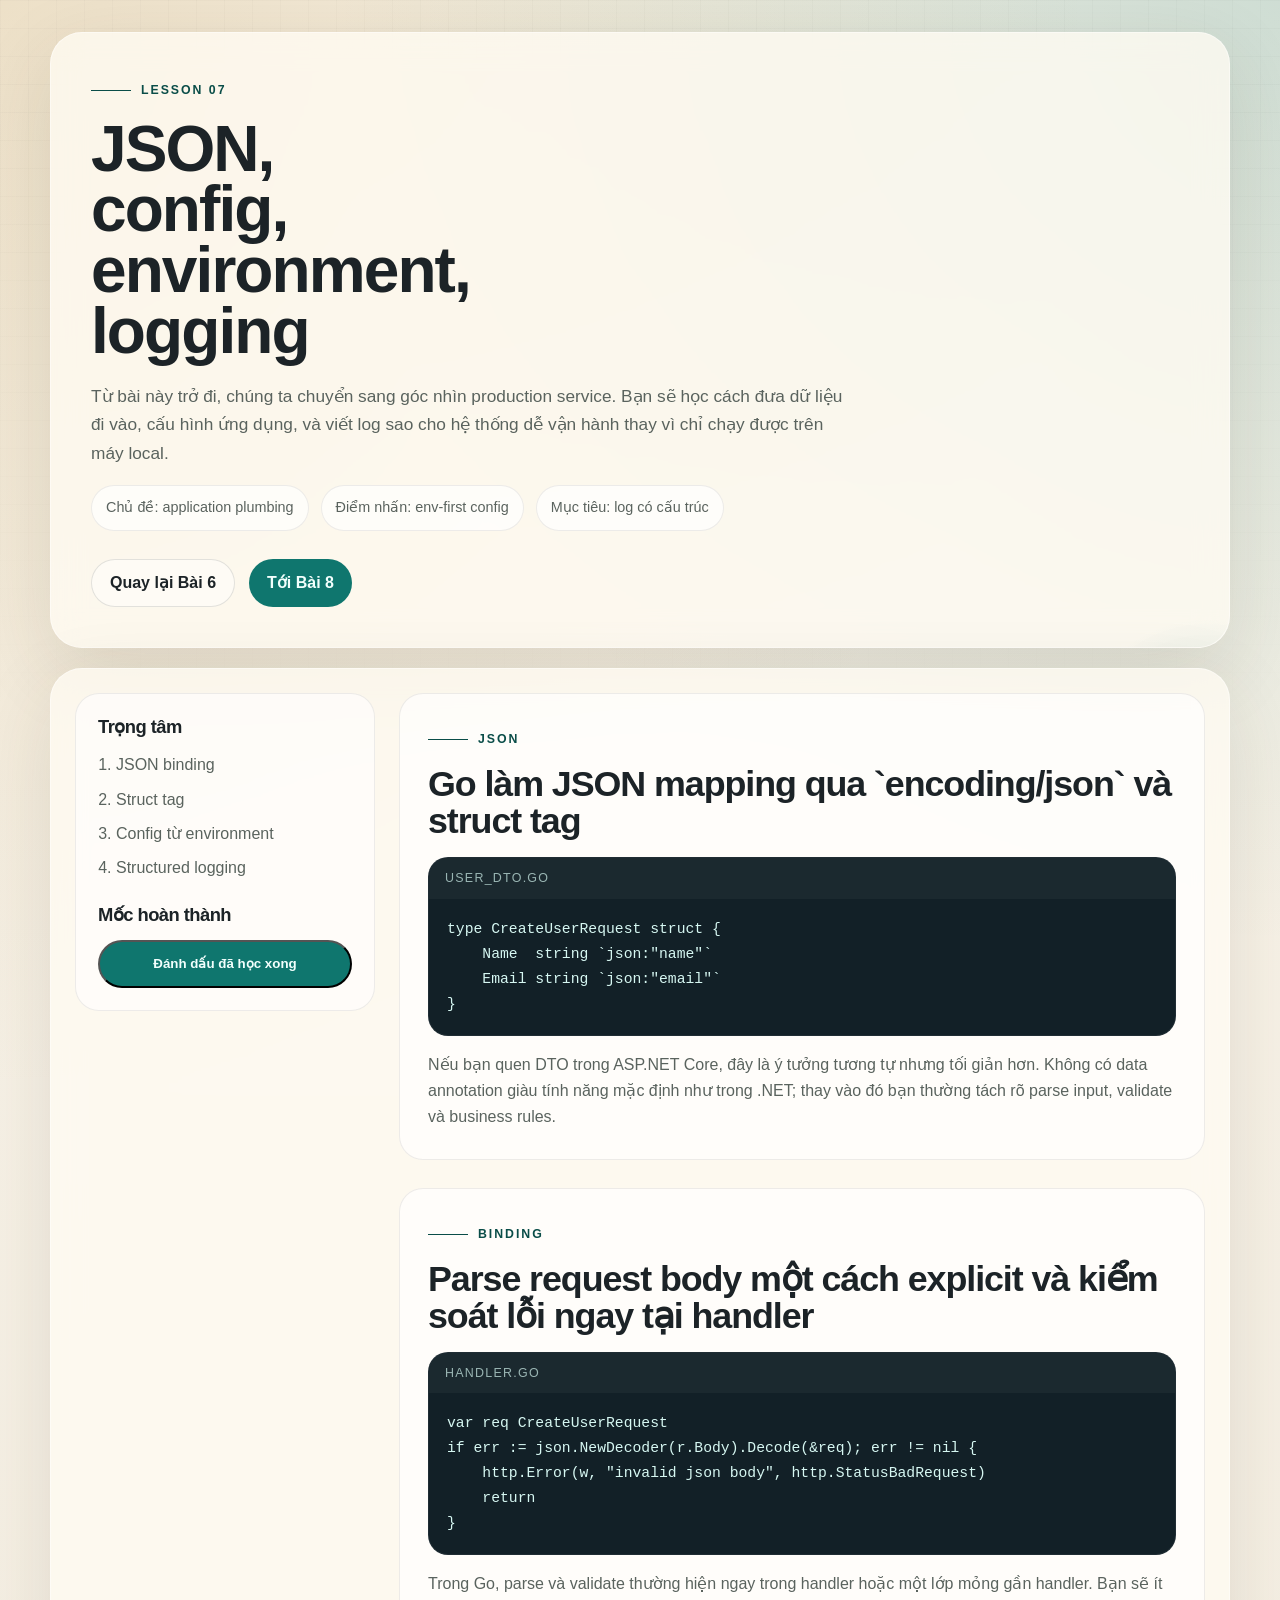
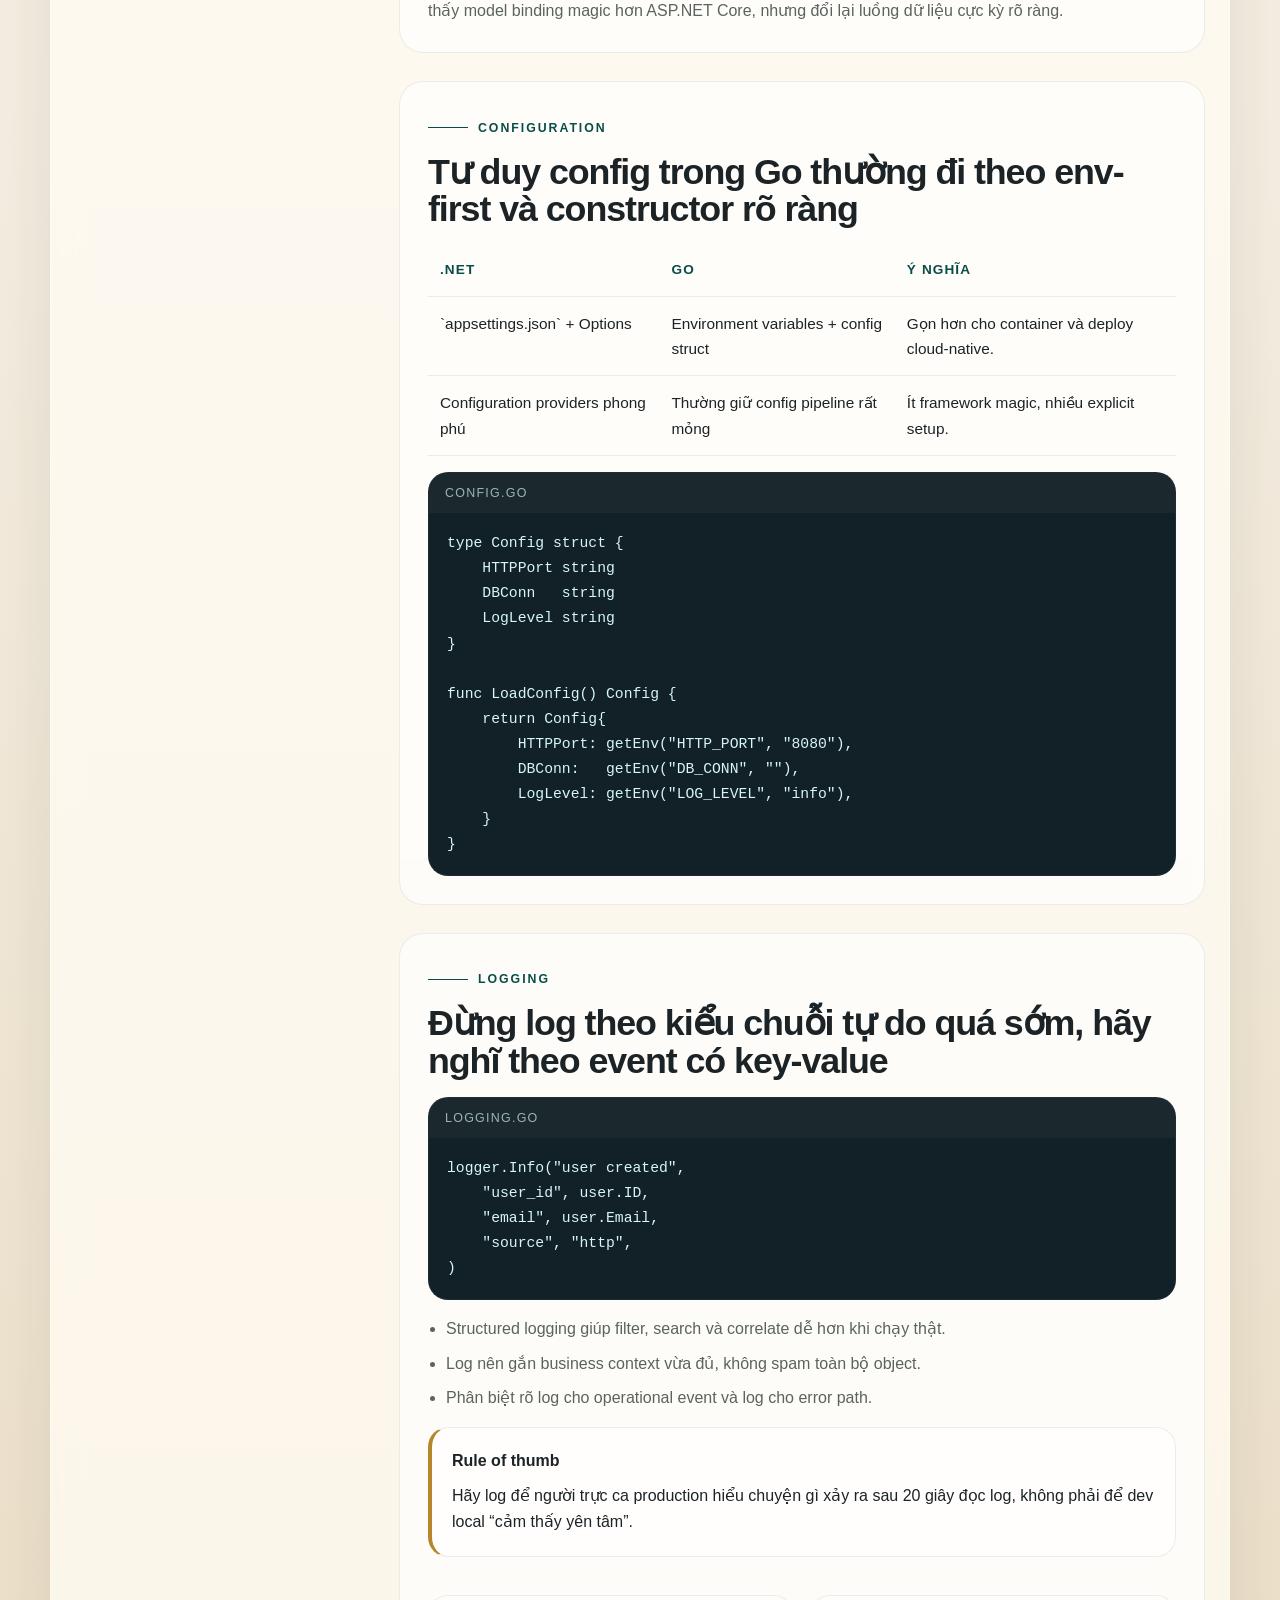
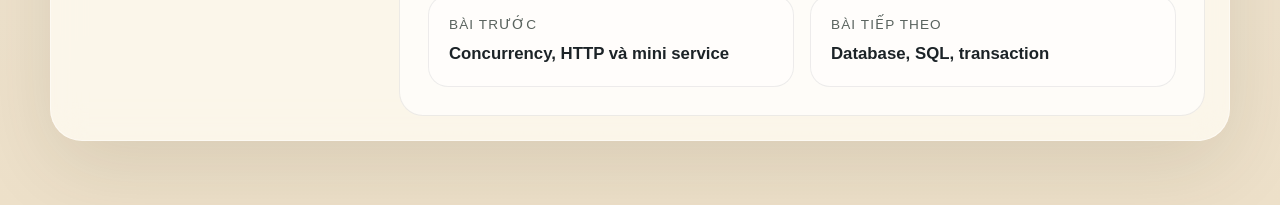
<file: lesson-07-json-config-logging.html>
<!DOCTYPE html>
<html lang="vi">
<head>
  <meta charset="UTF-8">
  <meta name="viewport" content="width=device-width, initial-scale=1.0">
  <title>Bài 7 - JSON, config, environment, logging</title>
  <link rel="stylesheet" href="styles.css">
  <script defer src="app.js"></script>
</head>
<body data-page="lesson-07-json-config-logging.html">
  <div class="site-shell">
    <header class="article-hero">
      <div class="eyebrow">Lesson 07</div>
      <h1>JSON, config, environment, logging</h1>
      <p class="hero-copy">
        Từ bài này trở đi, chúng ta chuyển sang góc nhìn production service. Bạn sẽ học cách đưa dữ liệu đi vào,
        cấu hình ứng dụng, và viết log sao cho hệ thống dễ vận hành thay vì chỉ chạy được trên máy local.
      </p>
      <div class="article-meta">
        <div class="meta-chip">Chủ đề: application plumbing</div>
        <div class="meta-chip">Điểm nhấn: env-first config</div>
        <div class="meta-chip">Mục tiêu: log có cấu trúc</div>
      </div>
      <div class="article-actions">
        <a class="button button-secondary" href="lesson-06-concurrency-http-project.html">Quay lại Bài 6</a>
        <a class="button button-primary" href="lesson-08-database-sql-transactions.html">Tới Bài 8</a>
      </div>
    </header>

    <main class="article-layout">
      <aside class="sidebar">
        <div class="sidebar-group">
          <h3>Trọng tâm</h3>
          <ol class="toc-list">
            <li>JSON binding</li>
            <li>Struct tag</li>
            <li>Config từ environment</li>
            <li>Structured logging</li>
          </ol>
        </div>
        <div class="sidebar-group">
          <h3>Mốc hoàn thành</h3>
          <button class="button button-primary mark-complete" type="button" data-complete-lesson>
            Đánh dấu đã học xong
          </button>
        </div>
      </aside>

      <article class="article">
        <section class="article-section">
          <div class="eyebrow">JSON</div>
          <h2>Go làm JSON mapping qua `encoding/json` và struct tag</h2>
          <div class="code-block" data-label="user_dto.go">
            <pre><code>type CreateUserRequest struct {
    Name  string `json:"name"`
    Email string `json:"email"`
}
</code></pre>
          </div>
          <p>
            Nếu bạn quen DTO trong ASP.NET Core, đây là ý tưởng tương tự nhưng tối giản hơn. Không có data annotation
            giàu tính năng mặc định như trong .NET; thay vào đó bạn thường tách rõ parse input, validate và business rules.
          </p>
        </section>

        <section class="article-section">
          <div class="eyebrow">Binding</div>
          <h2>Parse request body một cách explicit và kiểm soát lỗi ngay tại handler</h2>
          <div class="code-block" data-label="handler.go">
            <pre><code>var req CreateUserRequest
if err := json.NewDecoder(r.Body).Decode(&amp;req); err != nil {
    http.Error(w, "invalid json body", http.StatusBadRequest)
    return
}
</code></pre>
          </div>
          <p>
            Trong Go, parse và validate thường hiện ngay trong handler hoặc một lớp mỏng gần handler. Bạn sẽ ít thấy
            model binding magic hơn ASP.NET Core, nhưng đổi lại luồng dữ liệu cực kỳ rõ ràng.
          </p>
        </section>

        <section class="article-section">
          <div class="eyebrow">Configuration</div>
          <h2>Tư duy config trong Go thường đi theo env-first và constructor rõ ràng</h2>
          <table class="compare-table">
            <thead>
              <tr>
                <th>.NET</th>
                <th>Go</th>
                <th>Ý nghĩa</th>
              </tr>
            </thead>
            <tbody>
              <tr>
                <td>`appsettings.json` + Options</td>
                <td>Environment variables + config struct</td>
                <td>Gọn hơn cho container và deploy cloud-native.</td>
              </tr>
              <tr>
                <td>Configuration providers phong phú</td>
                <td>Thường giữ config pipeline rất mỏng</td>
                <td>Ít framework magic, nhiều explicit setup.</td>
              </tr>
            </tbody>
          </table>
          <div class="code-block" data-label="config.go">
            <pre><code>type Config struct {
    HTTPPort string
    DBConn   string
    LogLevel string
}

func LoadConfig() Config {
    return Config{
        HTTPPort: getEnv("HTTP_PORT", "8080"),
        DBConn:   getEnv("DB_CONN", ""),
        LogLevel: getEnv("LOG_LEVEL", "info"),
    }
}
</code></pre>
          </div>
        </section>

        <section class="article-section">
          <div class="eyebrow">Logging</div>
          <h2>Đừng log theo kiểu chuỗi tự do quá sớm, hãy nghĩ theo event có key-value</h2>
          <div class="code-block" data-label="logging.go">
            <pre><code>logger.Info("user created",
    "user_id", user.ID,
    "email", user.Email,
    "source", "http",
)
</code></pre>
          </div>
          <ul class="bullet-list">
            <li>Structured logging giúp filter, search và correlate dễ hơn khi chạy thật.</li>
            <li>Log nên gắn business context vừa đủ, không spam toàn bộ object.</li>
            <li>Phân biệt rõ log cho operational event và log cho error path.</li>
          </ul>
          <div class="callout">
            <strong>Rule of thumb</strong>
            Hãy log để người trực ca production hiểu chuyện gì xảy ra sau 20 giây đọc log, không phải để dev local “cảm thấy yên tâm”.
          </div>

          <div class="next-nav">
            <a href="lesson-06-concurrency-http-project.html">
              <span>Bài trước</span>
              <strong>Concurrency, HTTP và mini service</strong>
            </a>
            <a href="lesson-08-database-sql-transactions.html">
              <span>Bài tiếp theo</span>
              <strong>Database, SQL, transaction</strong>
            </a>
          </div>
        </section>
      </article>
    </main>
  </div>
</body>
</html>
</file>
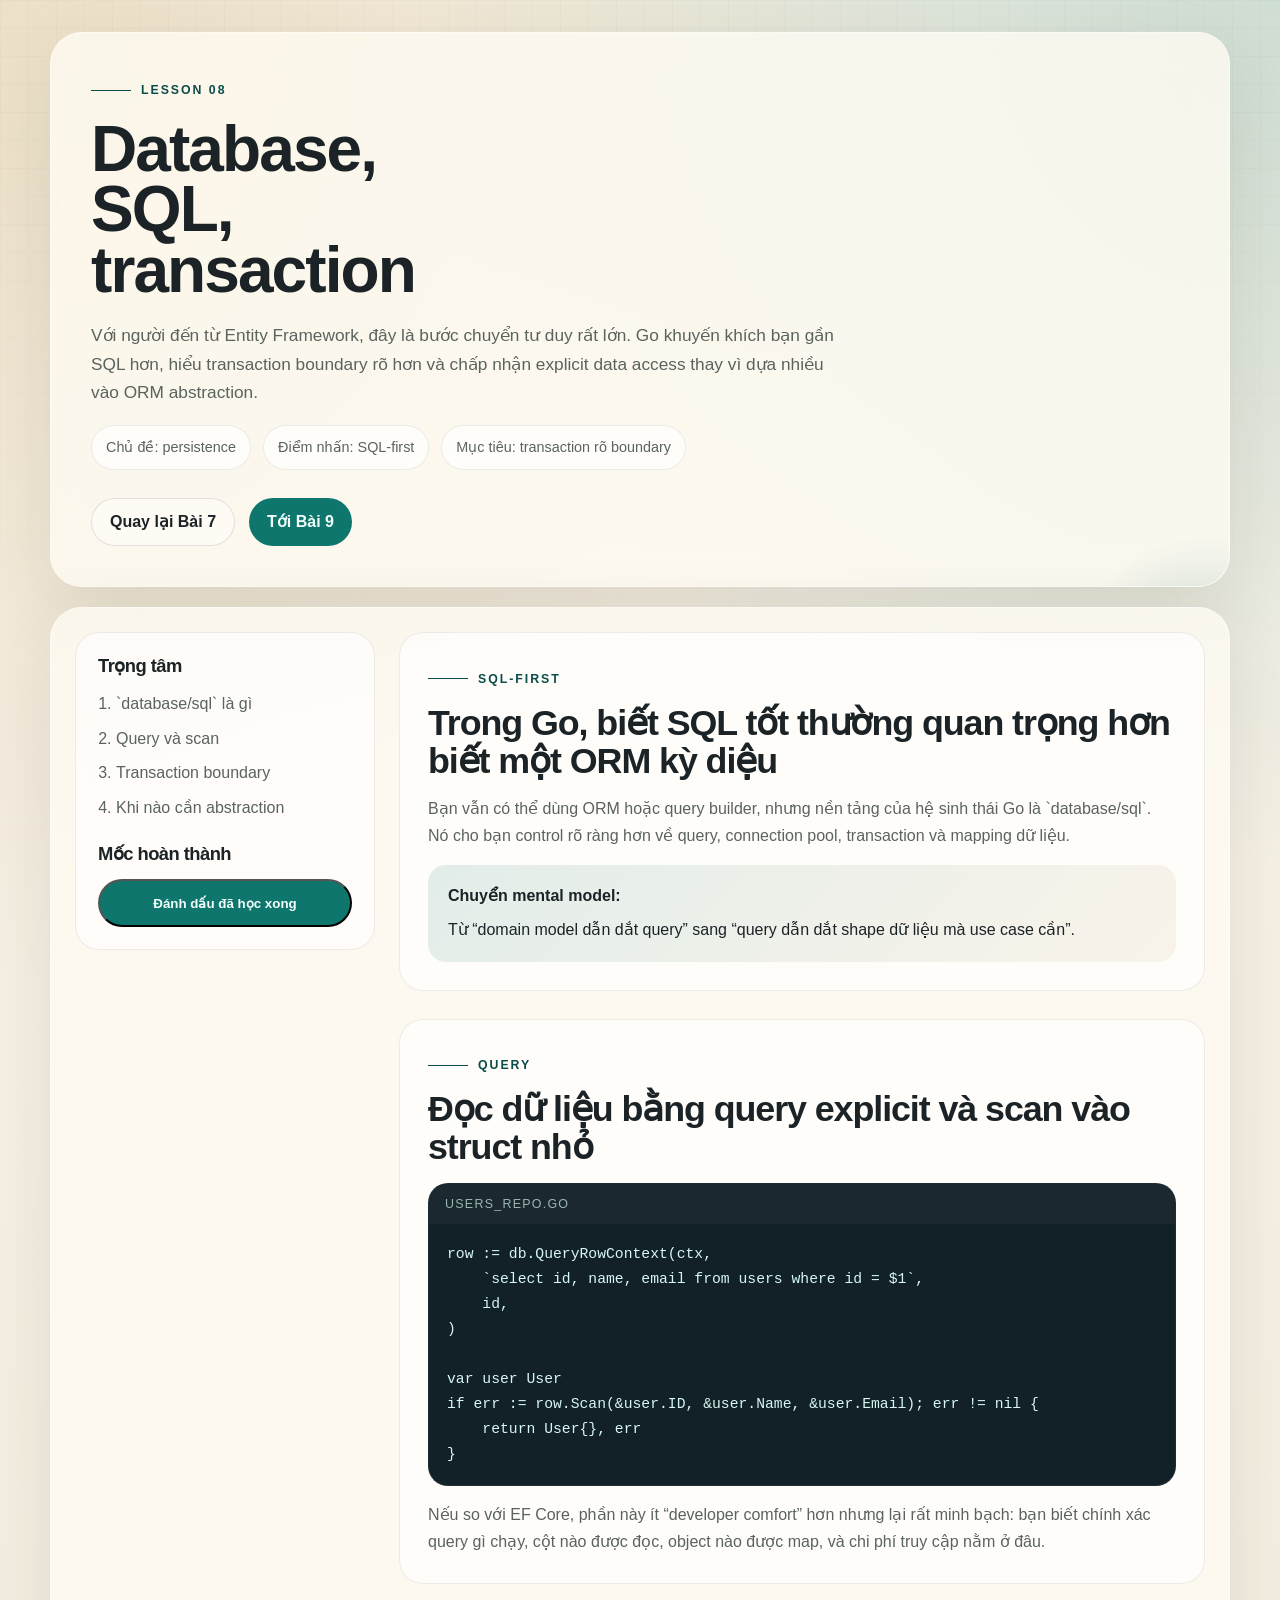
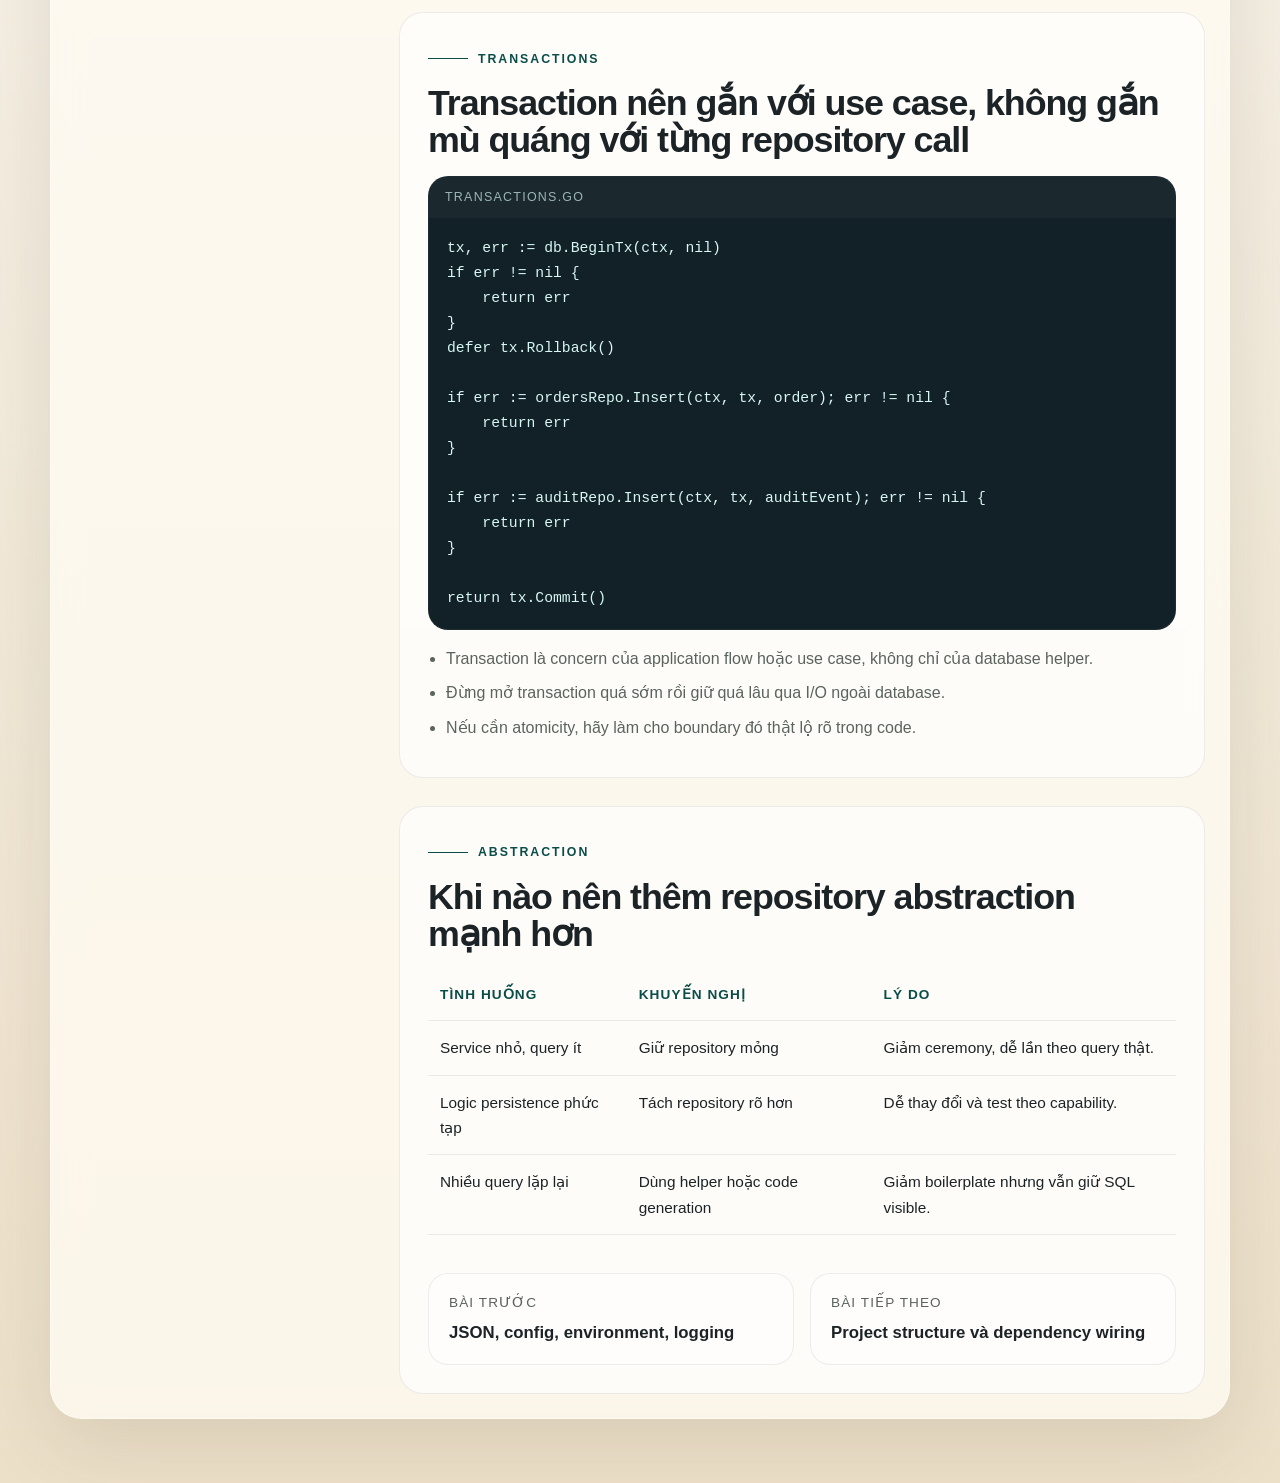
<file: lesson-08-database-sql-transactions.html>
<!DOCTYPE html>
<html lang="vi">
<head>
  <meta charset="UTF-8">
  <meta name="viewport" content="width=device-width, initial-scale=1.0">
  <title>Bài 8 - Database, SQL, transaction</title>
  <link rel="stylesheet" href="styles.css">
  <script defer src="app.js"></script>
</head>
<body data-page="lesson-08-database-sql-transactions.html">
  <div class="site-shell">
    <header class="article-hero">
      <div class="eyebrow">Lesson 08</div>
      <h1>Database, SQL, transaction</h1>
      <p class="hero-copy">
        Với người đến từ Entity Framework, đây là bước chuyển tư duy rất lớn. Go khuyến khích bạn gần SQL hơn,
        hiểu transaction boundary rõ hơn và chấp nhận explicit data access thay vì dựa nhiều vào ORM abstraction.
      </p>
      <div class="article-meta">
        <div class="meta-chip">Chủ đề: persistence</div>
        <div class="meta-chip">Điểm nhấn: SQL-first</div>
        <div class="meta-chip">Mục tiêu: transaction rõ boundary</div>
      </div>
      <div class="article-actions">
        <a class="button button-secondary" href="lesson-07-json-config-logging.html">Quay lại Bài 7</a>
        <a class="button button-primary" href="lesson-09-project-structure-dependency-wiring.html">Tới Bài 9</a>
      </div>
    </header>

    <main class="article-layout">
      <aside class="sidebar">
        <div class="sidebar-group">
          <h3>Trọng tâm</h3>
          <ol class="toc-list">
            <li>`database/sql` là gì</li>
            <li>Query và scan</li>
            <li>Transaction boundary</li>
            <li>Khi nào cần abstraction</li>
          </ol>
        </div>
        <div class="sidebar-group">
          <h3>Mốc hoàn thành</h3>
          <button class="button button-primary mark-complete" type="button" data-complete-lesson>
            Đánh dấu đã học xong
          </button>
        </div>
      </aside>

      <article class="article">
        <section class="article-section">
          <div class="eyebrow">SQL-first</div>
          <h2>Trong Go, biết SQL tốt thường quan trọng hơn biết một ORM kỳ diệu</h2>
          <p>
            Bạn vẫn có thể dùng ORM hoặc query builder, nhưng nền tảng của hệ sinh thái Go là `database/sql`.
            Nó cho bạn control rõ ràng hơn về query, connection pool, transaction và mapping dữ liệu.
          </p>
          <div class="quote">
            <strong>Chuyển mental model:</strong>
            Từ “domain model dẫn dắt query” sang “query dẫn dắt shape dữ liệu mà use case cần”.
          </div>
        </section>

        <section class="article-section">
          <div class="eyebrow">Query</div>
          <h2>Đọc dữ liệu bằng query explicit và scan vào struct nhỏ</h2>
          <div class="code-block" data-label="users_repo.go">
            <pre><code>row := db.QueryRowContext(ctx,
    `select id, name, email from users where id = $1`,
    id,
)

var user User
if err := row.Scan(&amp;user.ID, &amp;user.Name, &amp;user.Email); err != nil {
    return User{}, err
}
</code></pre>
          </div>
          <p>
            Nếu so với EF Core, phần này ít “developer comfort” hơn nhưng lại rất minh bạch: bạn biết chính xác
            query gì chạy, cột nào được đọc, object nào được map, và chi phí truy cập nằm ở đâu.
          </p>
        </section>

        <section class="article-section">
          <div class="eyebrow">Transactions</div>
          <h2>Transaction nên gắn với use case, không gắn mù quáng với từng repository call</h2>
          <div class="code-block" data-label="transactions.go">
            <pre><code>tx, err := db.BeginTx(ctx, nil)
if err != nil {
    return err
}
defer tx.Rollback()

if err := ordersRepo.Insert(ctx, tx, order); err != nil {
    return err
}

if err := auditRepo.Insert(ctx, tx, auditEvent); err != nil {
    return err
}

return tx.Commit()
</code></pre>
          </div>
          <ul class="bullet-list">
            <li>Transaction là concern của application flow hoặc use case, không chỉ của database helper.</li>
            <li>Đừng mở transaction quá sớm rồi giữ quá lâu qua I/O ngoài database.</li>
            <li>Nếu cần atomicity, hãy làm cho boundary đó thật lộ rõ trong code.</li>
          </ul>
        </section>

        <section class="article-section">
          <div class="eyebrow">Abstraction</div>
          <h2>Khi nào nên thêm repository abstraction mạnh hơn</h2>
          <table class="compare-table">
            <thead>
              <tr>
                <th>Tình huống</th>
                <th>Khuyến nghị</th>
                <th>Lý do</th>
              </tr>
            </thead>
            <tbody>
              <tr>
                <td>Service nhỏ, query ít</td>
                <td>Giữ repository mỏng</td>
                <td>Giảm ceremony, dễ lần theo query thật.</td>
              </tr>
              <tr>
                <td>Logic persistence phức tạp</td>
                <td>Tách repository rõ hơn</td>
                <td>Dễ thay đổi và test theo capability.</td>
              </tr>
              <tr>
                <td>Nhiều query lặp lại</td>
                <td>Dùng helper hoặc code generation</td>
                <td>Giảm boilerplate nhưng vẫn giữ SQL visible.</td>
              </tr>
            </tbody>
          </table>

          <div class="next-nav">
            <a href="lesson-07-json-config-logging.html">
              <span>Bài trước</span>
              <strong>JSON, config, environment, logging</strong>
            </a>
            <a href="lesson-09-project-structure-dependency-wiring.html">
              <span>Bài tiếp theo</span>
              <strong>Project structure và dependency wiring</strong>
            </a>
          </div>
        </section>
      </article>
    </main>
  </div>
</body>
</html>
</file>
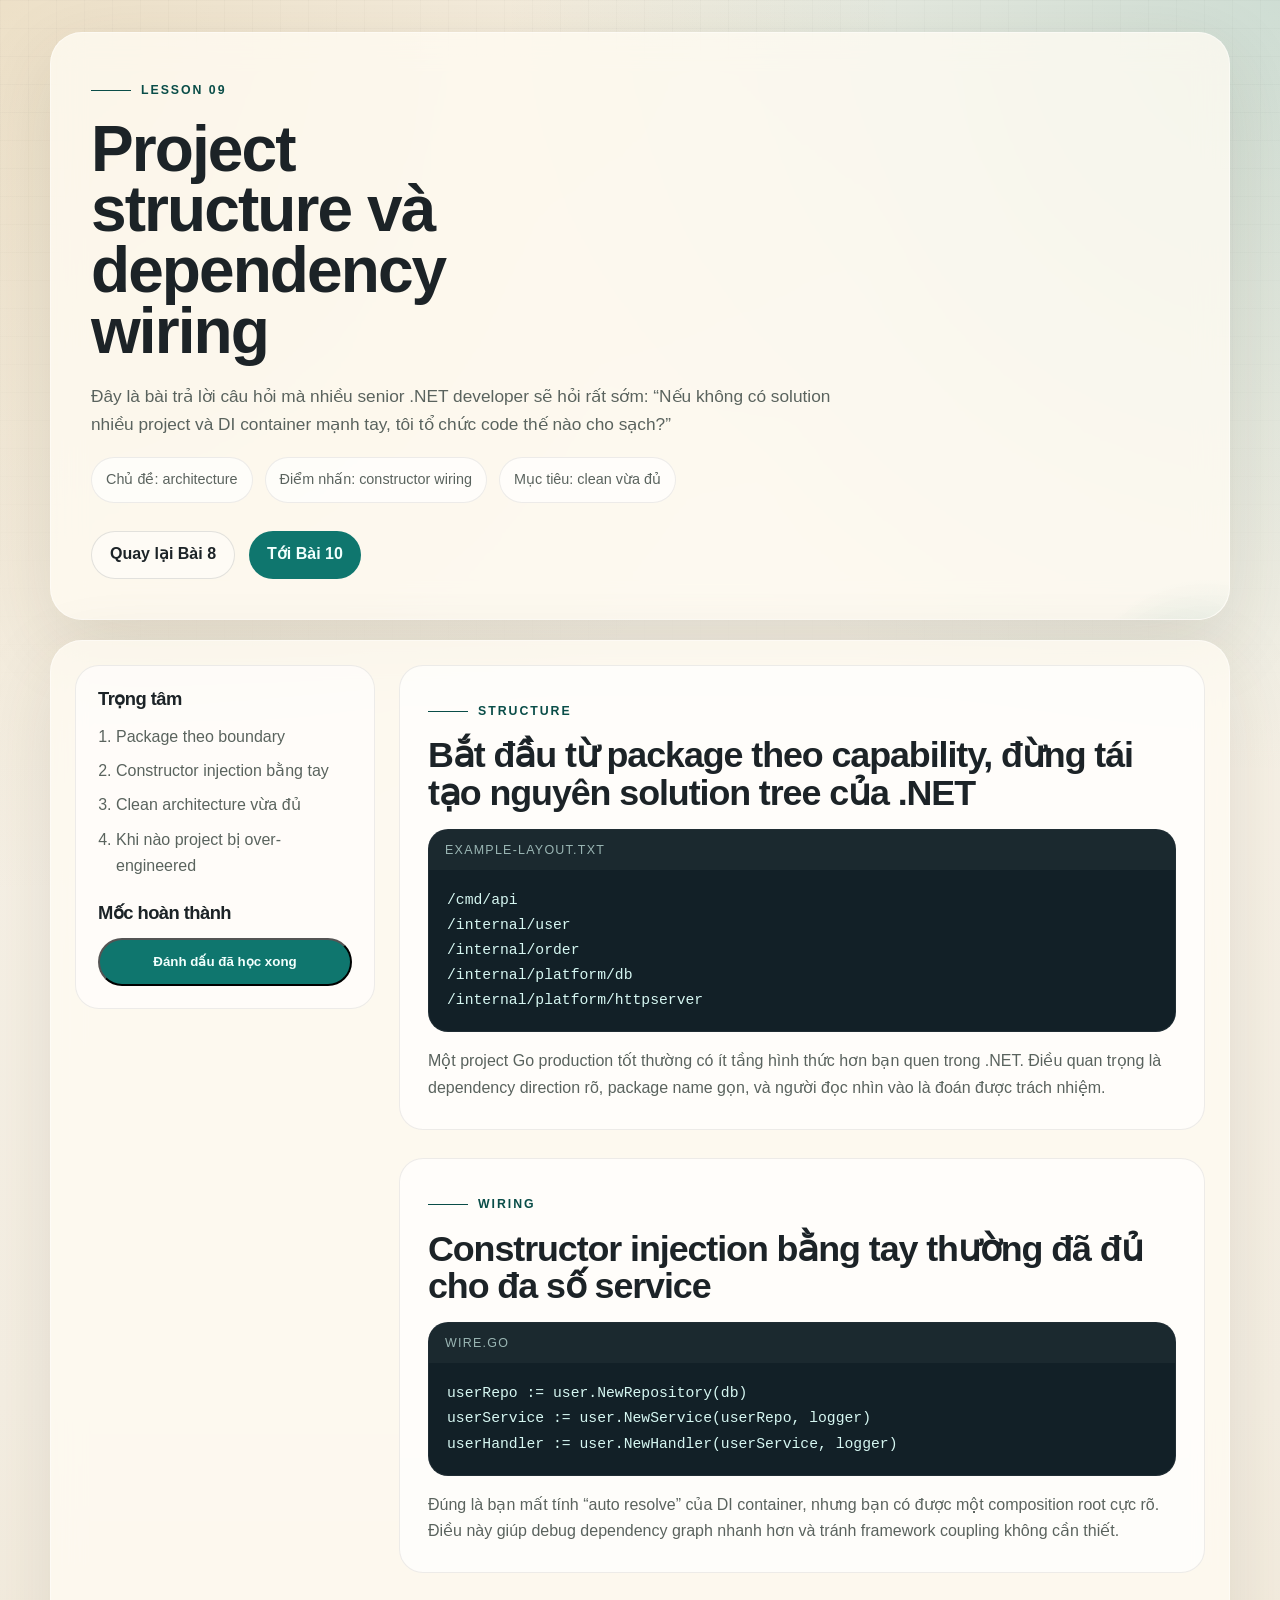
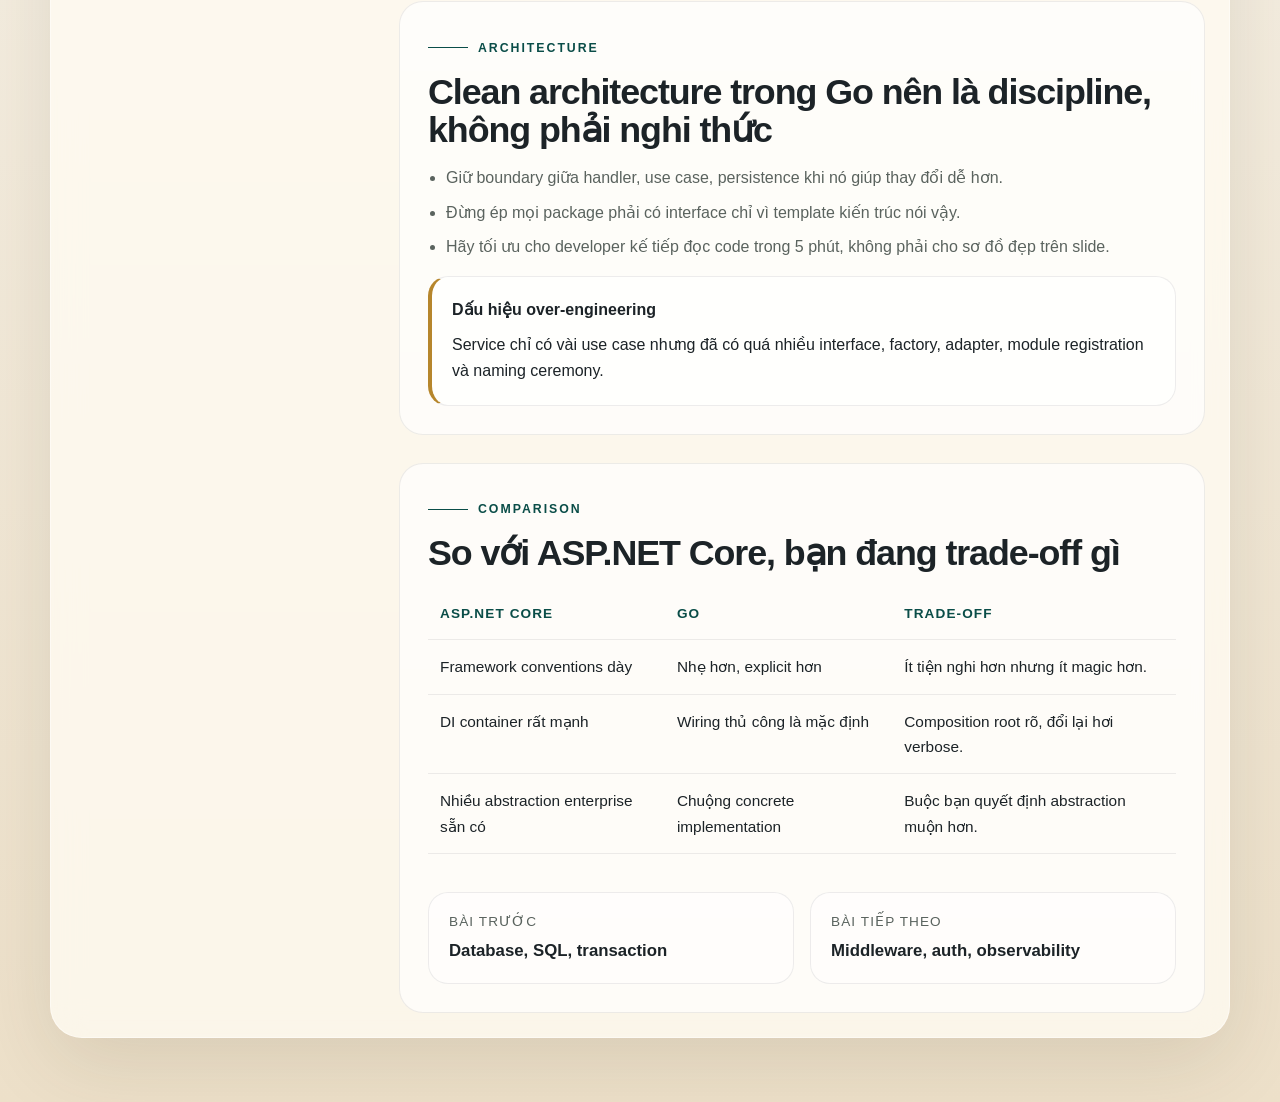
<file: lesson-09-project-structure-dependency-wiring.html>
<!DOCTYPE html>
<html lang="vi">
<head>
  <meta charset="UTF-8">
  <meta name="viewport" content="width=device-width, initial-scale=1.0">
  <title>Bài 9 - Project structure và dependency wiring</title>
  <link rel="stylesheet" href="styles.css">
  <script defer src="app.js"></script>
</head>
<body data-page="lesson-09-project-structure-dependency-wiring.html">
  <div class="site-shell">
    <header class="article-hero">
      <div class="eyebrow">Lesson 09</div>
      <h1>Project structure và dependency wiring</h1>
      <p class="hero-copy">
        Đây là bài trả lời câu hỏi mà nhiều senior .NET developer sẽ hỏi rất sớm:
        “Nếu không có solution nhiều project và DI container mạnh tay, tôi tổ chức code thế nào cho sạch?”
      </p>
      <div class="article-meta">
        <div class="meta-chip">Chủ đề: architecture</div>
        <div class="meta-chip">Điểm nhấn: constructor wiring</div>
        <div class="meta-chip">Mục tiêu: clean vừa đủ</div>
      </div>
      <div class="article-actions">
        <a class="button button-secondary" href="lesson-08-database-sql-transactions.html">Quay lại Bài 8</a>
        <a class="button button-primary" href="lesson-10-middleware-auth-observability.html">Tới Bài 10</a>
      </div>
    </header>

    <main class="article-layout">
      <aside class="sidebar">
        <div class="sidebar-group">
          <h3>Trọng tâm</h3>
          <ol class="toc-list">
            <li>Package theo boundary</li>
            <li>Constructor injection bằng tay</li>
            <li>Clean architecture vừa đủ</li>
            <li>Khi nào project bị over-engineered</li>
          </ol>
        </div>
        <div class="sidebar-group">
          <h3>Mốc hoàn thành</h3>
          <button class="button button-primary mark-complete" type="button" data-complete-lesson>
            Đánh dấu đã học xong
          </button>
        </div>
      </aside>

      <article class="article">
        <section class="article-section">
          <div class="eyebrow">Structure</div>
          <h2>Bắt đầu từ package theo capability, đừng tái tạo nguyên solution tree của .NET</h2>
          <div class="code-block" data-label="example-layout.txt">
            <pre><code>/cmd/api
/internal/user
/internal/order
/internal/platform/db
/internal/platform/httpserver
</code></pre>
          </div>
          <p>
            Một project Go production tốt thường có ít tầng hình thức hơn bạn quen trong .NET.
            Điều quan trọng là dependency direction rõ, package name gọn, và người đọc nhìn vào là đoán được trách nhiệm.
          </p>
        </section>

        <section class="article-section">
          <div class="eyebrow">Wiring</div>
          <h2>Constructor injection bằng tay thường đã đủ cho đa số service</h2>
          <div class="code-block" data-label="wire.go">
            <pre><code>userRepo := user.NewRepository(db)
userService := user.NewService(userRepo, logger)
userHandler := user.NewHandler(userService, logger)
</code></pre>
          </div>
          <p>
            Đúng là bạn mất tính “auto resolve” của DI container, nhưng bạn có được một composition root cực rõ.
            Điều này giúp debug dependency graph nhanh hơn và tránh framework coupling không cần thiết.
          </p>
        </section>

        <section class="article-section">
          <div class="eyebrow">Architecture</div>
          <h2>Clean architecture trong Go nên là discipline, không phải nghi thức</h2>
          <ul class="bullet-list">
            <li>Giữ boundary giữa handler, use case, persistence khi nó giúp thay đổi dễ hơn.</li>
            <li>Đừng ép mọi package phải có interface chỉ vì template kiến trúc nói vậy.</li>
            <li>Hãy tối ưu cho developer kế tiếp đọc code trong 5 phút, không phải cho sơ đồ đẹp trên slide.</li>
          </ul>
          <div class="callout">
            <strong>Dấu hiệu over-engineering</strong>
            Service chỉ có vài use case nhưng đã có quá nhiều interface, factory, adapter, module registration và naming ceremony.
          </div>
        </section>

        <section class="article-section">
          <div class="eyebrow">Comparison</div>
          <h2>So với ASP.NET Core, bạn đang trade-off gì</h2>
          <table class="compare-table">
            <thead>
              <tr>
                <th>ASP.NET Core</th>
                <th>Go</th>
                <th>Trade-off</th>
              </tr>
            </thead>
            <tbody>
              <tr>
                <td>Framework conventions dày</td>
                <td>Nhẹ hơn, explicit hơn</td>
                <td>Ít tiện nghi hơn nhưng ít magic hơn.</td>
              </tr>
              <tr>
                <td>DI container rất mạnh</td>
                <td>Wiring thủ công là mặc định</td>
                <td>Composition root rõ, đổi lại hơi verbose.</td>
              </tr>
              <tr>
                <td>Nhiều abstraction enterprise sẵn có</td>
                <td>Chuộng concrete implementation</td>
                <td>Buộc bạn quyết định abstraction muộn hơn.</td>
              </tr>
            </tbody>
          </table>

          <div class="next-nav">
            <a href="lesson-08-database-sql-transactions.html">
              <span>Bài trước</span>
              <strong>Database, SQL, transaction</strong>
            </a>
            <a href="lesson-10-middleware-auth-observability.html">
              <span>Bài tiếp theo</span>
              <strong>Middleware, auth, observability</strong>
            </a>
          </div>
        </section>
      </article>
    </main>
  </div>
</body>
</html>
</file>
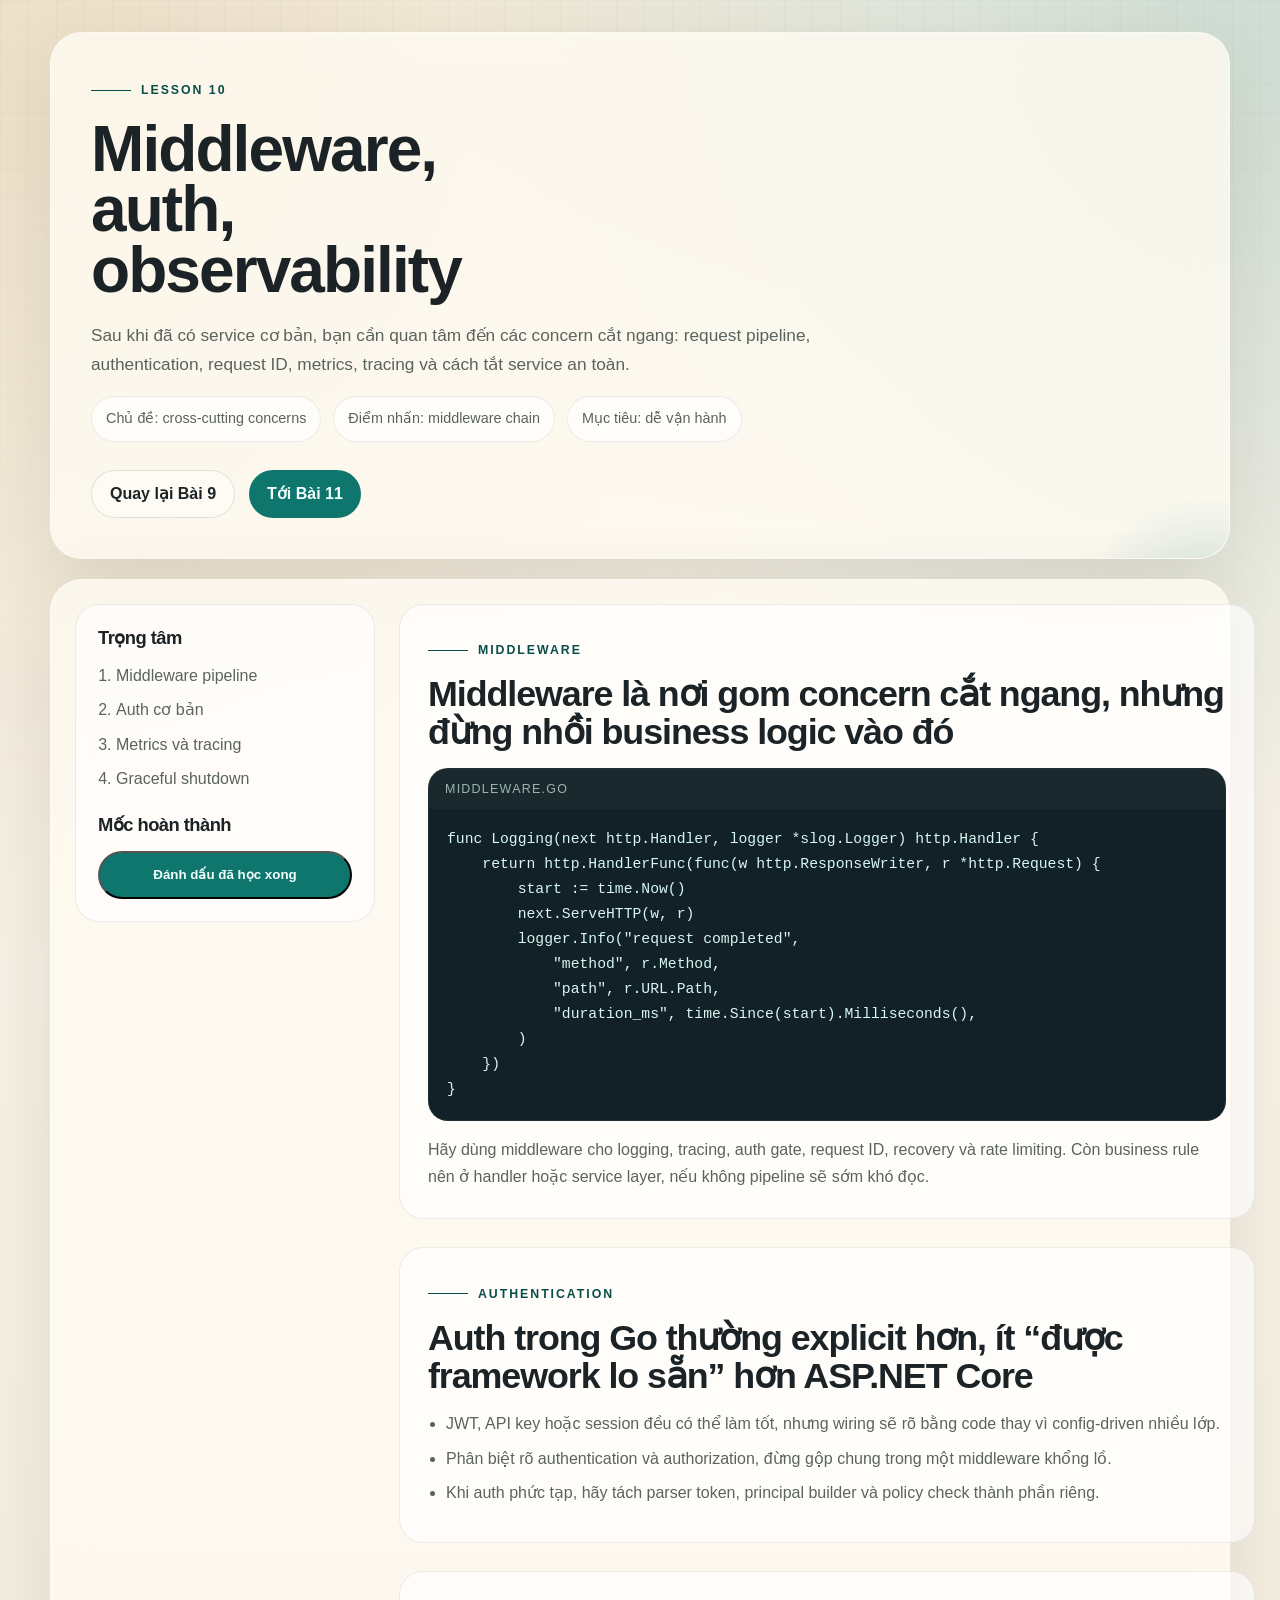
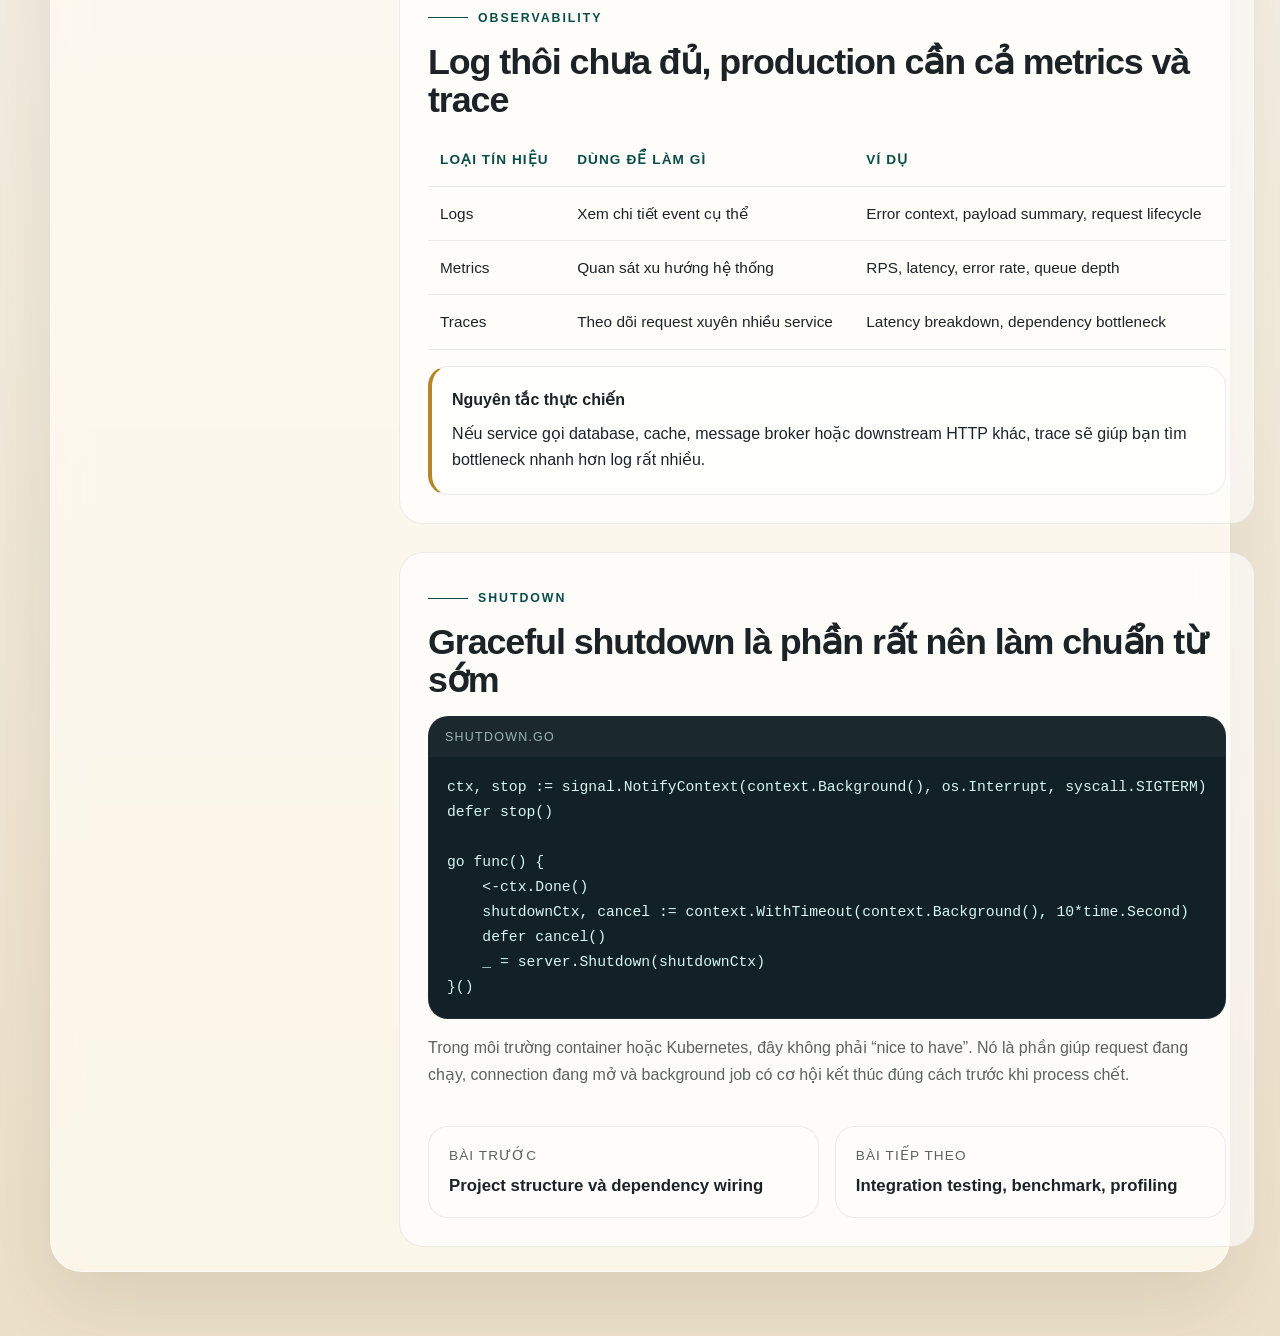
<file: lesson-10-middleware-auth-observability.html>
<!DOCTYPE html>
<html lang="vi">
<head>
  <meta charset="UTF-8">
  <meta name="viewport" content="width=device-width, initial-scale=1.0">
  <title>Bài 10 - Middleware, auth, observability</title>
  <link rel="stylesheet" href="styles.css">
  <script defer src="app.js"></script>
</head>
<body data-page="lesson-10-middleware-auth-observability.html">
  <div class="site-shell">
    <header class="article-hero">
      <div class="eyebrow">Lesson 10</div>
      <h1>Middleware, auth, observability</h1>
      <p class="hero-copy">
        Sau khi đã có service cơ bản, bạn cần quan tâm đến các concern cắt ngang:
        request pipeline, authentication, request ID, metrics, tracing và cách tắt service an toàn.
      </p>
      <div class="article-meta">
        <div class="meta-chip">Chủ đề: cross-cutting concerns</div>
        <div class="meta-chip">Điểm nhấn: middleware chain</div>
        <div class="meta-chip">Mục tiêu: dễ vận hành</div>
      </div>
      <div class="article-actions">
        <a class="button button-secondary" href="lesson-09-project-structure-dependency-wiring.html">Quay lại Bài 9</a>
        <a class="button button-primary" href="lesson-11-integration-testing-benchmarking.html">Tới Bài 11</a>
      </div>
    </header>

    <main class="article-layout">
      <aside class="sidebar">
        <div class="sidebar-group">
          <h3>Trọng tâm</h3>
          <ol class="toc-list">
            <li>Middleware pipeline</li>
            <li>Auth cơ bản</li>
            <li>Metrics và tracing</li>
            <li>Graceful shutdown</li>
          </ol>
        </div>
        <div class="sidebar-group">
          <h3>Mốc hoàn thành</h3>
          <button class="button button-primary mark-complete" type="button" data-complete-lesson>
            Đánh dấu đã học xong
          </button>
        </div>
      </aside>

      <article class="article">
        <section class="article-section">
          <div class="eyebrow">Middleware</div>
          <h2>Middleware là nơi gom concern cắt ngang, nhưng đừng nhồi business logic vào đó</h2>
          <div class="code-block" data-label="middleware.go">
            <pre><code>func Logging(next http.Handler, logger *slog.Logger) http.Handler {
    return http.HandlerFunc(func(w http.ResponseWriter, r *http.Request) {
        start := time.Now()
        next.ServeHTTP(w, r)
        logger.Info("request completed",
            "method", r.Method,
            "path", r.URL.Path,
            "duration_ms", time.Since(start).Milliseconds(),
        )
    })
}
</code></pre>
          </div>
          <p>
            Hãy dùng middleware cho logging, tracing, auth gate, request ID, recovery và rate limiting.
            Còn business rule nên ở handler hoặc service layer, nếu không pipeline sẽ sớm khó đọc.
          </p>
        </section>

        <section class="article-section">
          <div class="eyebrow">Authentication</div>
          <h2>Auth trong Go thường explicit hơn, ít “được framework lo sẵn” hơn ASP.NET Core</h2>
          <ul class="bullet-list">
            <li>JWT, API key hoặc session đều có thể làm tốt, nhưng wiring sẽ rõ bằng code thay vì config-driven nhiều lớp.</li>
            <li>Phân biệt rõ authentication và authorization, đừng gộp chung trong một middleware khổng lồ.</li>
            <li>Khi auth phức tạp, hãy tách parser token, principal builder và policy check thành phần riêng.</li>
          </ul>
        </section>

        <section class="article-section">
          <div class="eyebrow">Observability</div>
          <h2>Log thôi chưa đủ, production cần cả metrics và trace</h2>
          <table class="compare-table">
            <thead>
              <tr>
                <th>Loại tín hiệu</th>
                <th>Dùng để làm gì</th>
                <th>Ví dụ</th>
              </tr>
            </thead>
            <tbody>
              <tr>
                <td>Logs</td>
                <td>Xem chi tiết event cụ thể</td>
                <td>Error context, payload summary, request lifecycle</td>
              </tr>
              <tr>
                <td>Metrics</td>
                <td>Quan sát xu hướng hệ thống</td>
                <td>RPS, latency, error rate, queue depth</td>
              </tr>
              <tr>
                <td>Traces</td>
                <td>Theo dõi request xuyên nhiều service</td>
                <td>Latency breakdown, dependency bottleneck</td>
              </tr>
            </tbody>
          </table>
          <div class="callout">
            <strong>Nguyên tắc thực chiến</strong>
            Nếu service gọi database, cache, message broker hoặc downstream HTTP khác, trace sẽ giúp bạn tìm bottleneck nhanh hơn log rất nhiều.
          </div>
        </section>

        <section class="article-section">
          <div class="eyebrow">Shutdown</div>
          <h2>Graceful shutdown là phần rất nên làm chuẩn từ sớm</h2>
          <div class="code-block" data-label="shutdown.go">
            <pre><code>ctx, stop := signal.NotifyContext(context.Background(), os.Interrupt, syscall.SIGTERM)
defer stop()

go func() {
    &lt;-ctx.Done()
    shutdownCtx, cancel := context.WithTimeout(context.Background(), 10*time.Second)
    defer cancel()
    _ = server.Shutdown(shutdownCtx)
}()
</code></pre>
          </div>
          <p>
            Trong môi trường container hoặc Kubernetes, đây không phải “nice to have”. Nó là phần giúp request đang chạy,
            connection đang mở và background job có cơ hội kết thúc đúng cách trước khi process chết.
          </p>

          <div class="next-nav">
            <a href="lesson-09-project-structure-dependency-wiring.html">
              <span>Bài trước</span>
              <strong>Project structure và dependency wiring</strong>
            </a>
            <a href="lesson-11-integration-testing-benchmarking.html">
              <span>Bài tiếp theo</span>
              <strong>Integration testing, benchmark, profiling</strong>
            </a>
          </div>
        </section>
      </article>
    </main>
  </div>
</body>
</html>
</file>
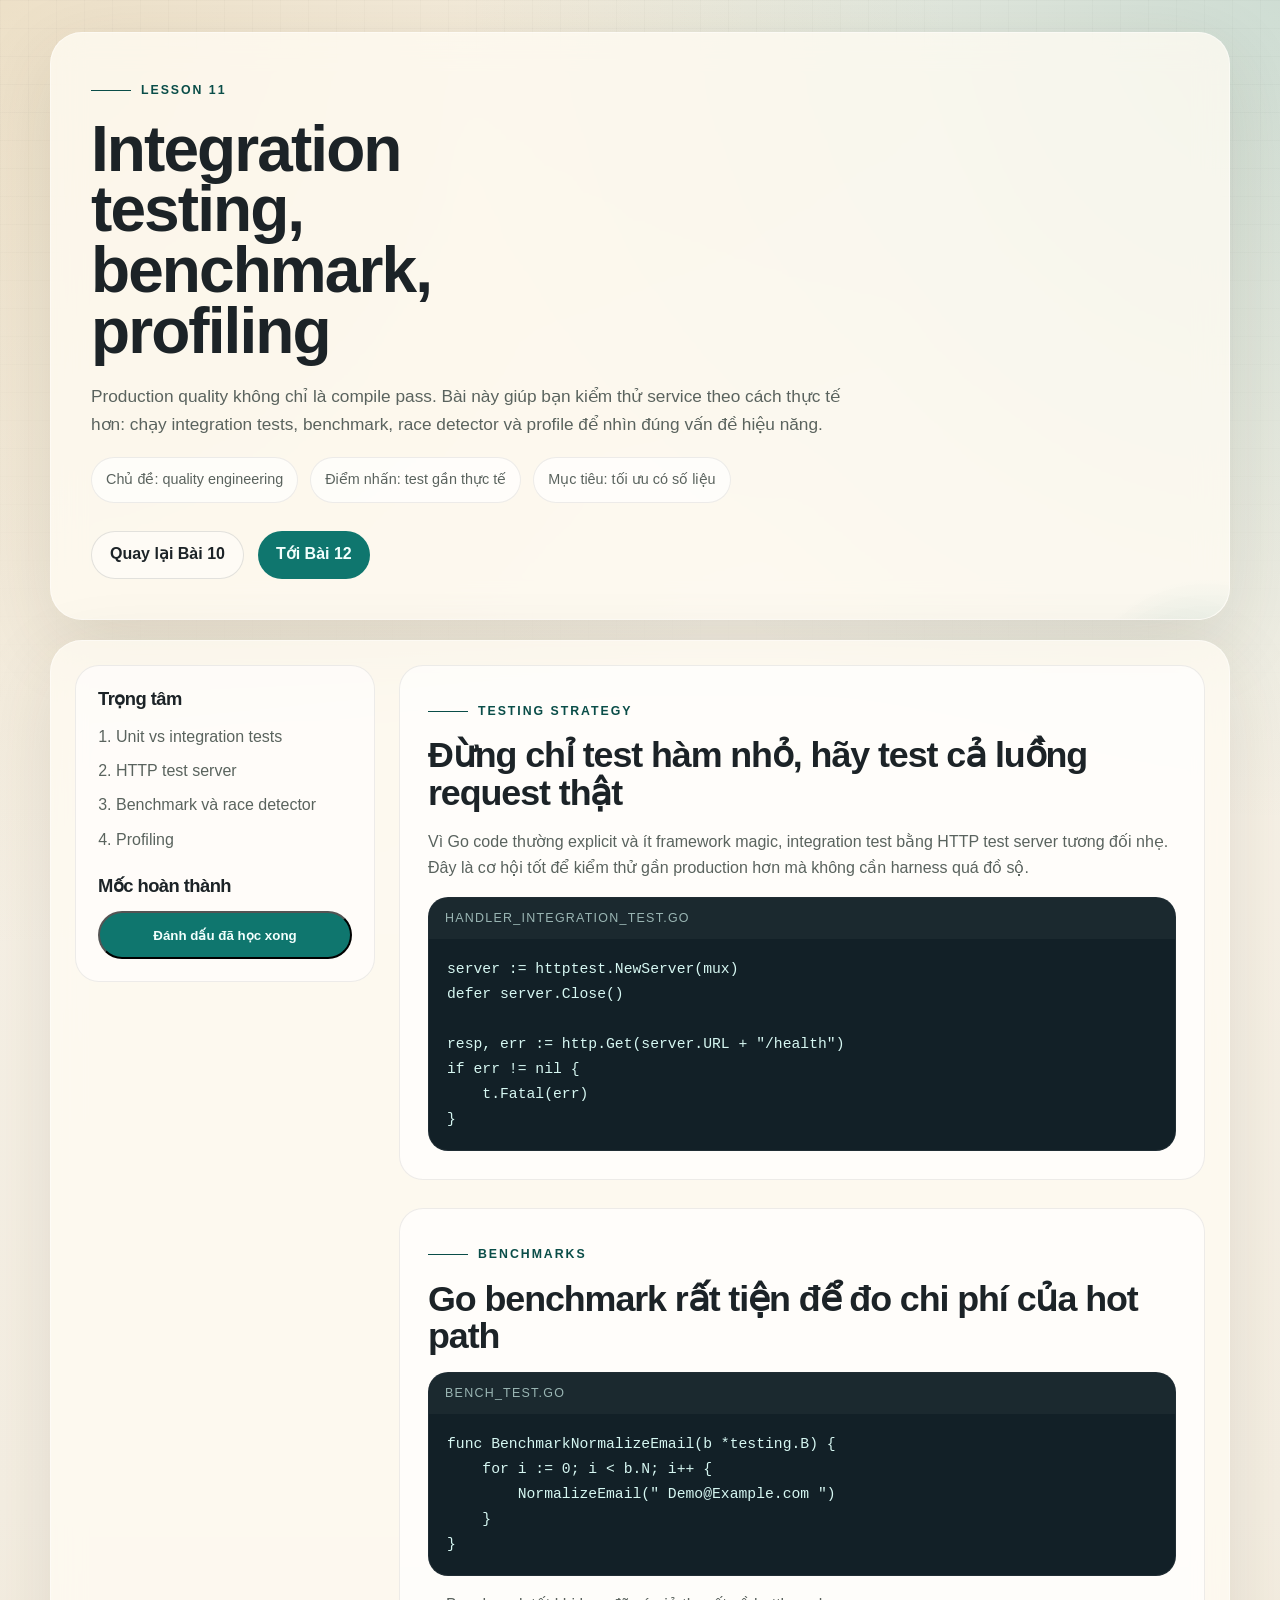
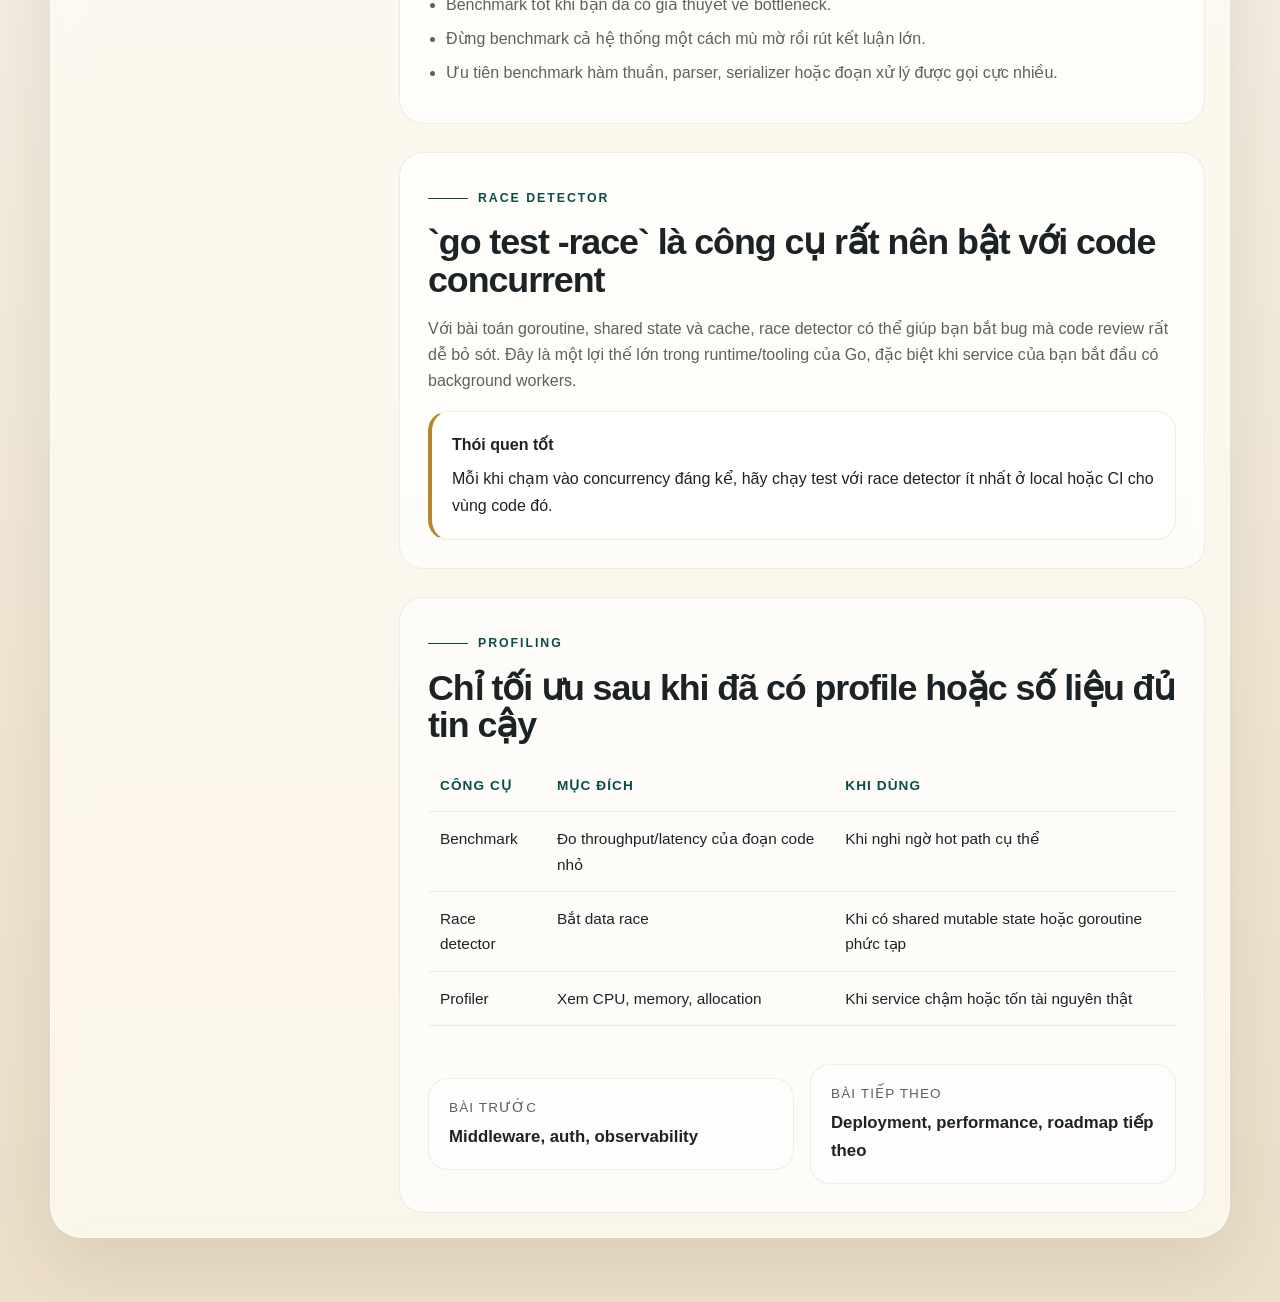
<file: lesson-11-integration-testing-benchmarking.html>
<!DOCTYPE html>
<html lang="vi">
<head>
  <meta charset="UTF-8">
  <meta name="viewport" content="width=device-width, initial-scale=1.0">
  <title>Bài 11 - Integration testing, benchmark, profiling</title>
  <link rel="stylesheet" href="styles.css">
  <script defer src="app.js"></script>
</head>
<body data-page="lesson-11-integration-testing-benchmarking.html">
  <div class="site-shell">
    <header class="article-hero">
      <div class="eyebrow">Lesson 11</div>
      <h1>Integration testing, benchmark, profiling</h1>
      <p class="hero-copy">
        Production quality không chỉ là compile pass. Bài này giúp bạn kiểm thử service theo cách thực tế hơn:
        chạy integration tests, benchmark, race detector và profile để nhìn đúng vấn đề hiệu năng.
      </p>
      <div class="article-meta">
        <div class="meta-chip">Chủ đề: quality engineering</div>
        <div class="meta-chip">Điểm nhấn: test gần thực tế</div>
        <div class="meta-chip">Mục tiêu: tối ưu có số liệu</div>
      </div>
      <div class="article-actions">
        <a class="button button-secondary" href="lesson-10-middleware-auth-observability.html">Quay lại Bài 10</a>
        <a class="button button-primary" href="lesson-12-deployment-performance-roadmap.html">Tới Bài 12</a>
      </div>
    </header>

    <main class="article-layout">
      <aside class="sidebar">
        <div class="sidebar-group">
          <h3>Trọng tâm</h3>
          <ol class="toc-list">
            <li>Unit vs integration tests</li>
            <li>HTTP test server</li>
            <li>Benchmark và race detector</li>
            <li>Profiling</li>
          </ol>
        </div>
        <div class="sidebar-group">
          <h3>Mốc hoàn thành</h3>
          <button class="button button-primary mark-complete" type="button" data-complete-lesson>
            Đánh dấu đã học xong
          </button>
        </div>
      </aside>

      <article class="article">
        <section class="article-section">
          <div class="eyebrow">Testing Strategy</div>
          <h2>Đừng chỉ test hàm nhỏ, hãy test cả luồng request thật</h2>
          <p>
            Vì Go code thường explicit và ít framework magic, integration test bằng HTTP test server tương đối nhẹ.
            Đây là cơ hội tốt để kiểm thử gần production hơn mà không cần harness quá đồ sộ.
          </p>
          <div class="code-block" data-label="handler_integration_test.go">
            <pre><code>server := httptest.NewServer(mux)
defer server.Close()

resp, err := http.Get(server.URL + "/health")
if err != nil {
    t.Fatal(err)
}
</code></pre>
          </div>
        </section>

        <section class="article-section">
          <div class="eyebrow">Benchmarks</div>
          <h2>Go benchmark rất tiện để đo chi phí của hot path</h2>
          <div class="code-block" data-label="bench_test.go">
            <pre><code>func BenchmarkNormalizeEmail(b *testing.B) {
    for i := 0; i &lt; b.N; i++ {
        NormalizeEmail(" Demo@Example.com ")
    }
}
</code></pre>
          </div>
          <ul class="bullet-list">
            <li>Benchmark tốt khi bạn đã có giả thuyết về bottleneck.</li>
            <li>Đừng benchmark cả hệ thống một cách mù mờ rồi rút kết luận lớn.</li>
            <li>Ưu tiên benchmark hàm thuần, parser, serializer hoặc đoạn xử lý được gọi cực nhiều.</li>
          </ul>
        </section>

        <section class="article-section">
          <div class="eyebrow">Race Detector</div>
          <h2>`go test -race` là công cụ rất nên bật với code concurrent</h2>
          <p>
            Với bài toán goroutine, shared state và cache, race detector có thể giúp bạn bắt bug mà code review rất dễ bỏ sót.
            Đây là một lợi thế lớn trong runtime/tooling của Go, đặc biệt khi service của bạn bắt đầu có background workers.
          </p>
          <div class="callout">
            <strong>Thói quen tốt</strong>
            Mỗi khi chạm vào concurrency đáng kể, hãy chạy test với race detector ít nhất ở local hoặc CI cho vùng code đó.
          </div>
        </section>

        <section class="article-section">
          <div class="eyebrow">Profiling</div>
          <h2>Chỉ tối ưu sau khi đã có profile hoặc số liệu đủ tin cậy</h2>
          <table class="compare-table">
            <thead>
              <tr>
                <th>Công cụ</th>
                <th>Mục đích</th>
                <th>Khi dùng</th>
              </tr>
            </thead>
            <tbody>
              <tr>
                <td>Benchmark</td>
                <td>Đo throughput/latency của đoạn code nhỏ</td>
                <td>Khi nghi ngờ hot path cụ thể</td>
              </tr>
              <tr>
                <td>Race detector</td>
                <td>Bắt data race</td>
                <td>Khi có shared mutable state hoặc goroutine phức tạp</td>
              </tr>
              <tr>
                <td>Profiler</td>
                <td>Xem CPU, memory, allocation</td>
                <td>Khi service chậm hoặc tốn tài nguyên thật</td>
              </tr>
            </tbody>
          </table>

          <div class="next-nav">
            <a href="lesson-10-middleware-auth-observability.html">
              <span>Bài trước</span>
              <strong>Middleware, auth, observability</strong>
            </a>
            <a href="lesson-12-deployment-performance-roadmap.html">
              <span>Bài tiếp theo</span>
              <strong>Deployment, performance, roadmap tiếp theo</strong>
            </a>
          </div>
        </section>
      </article>
    </main>
  </div>
</body>
</html>
</file>
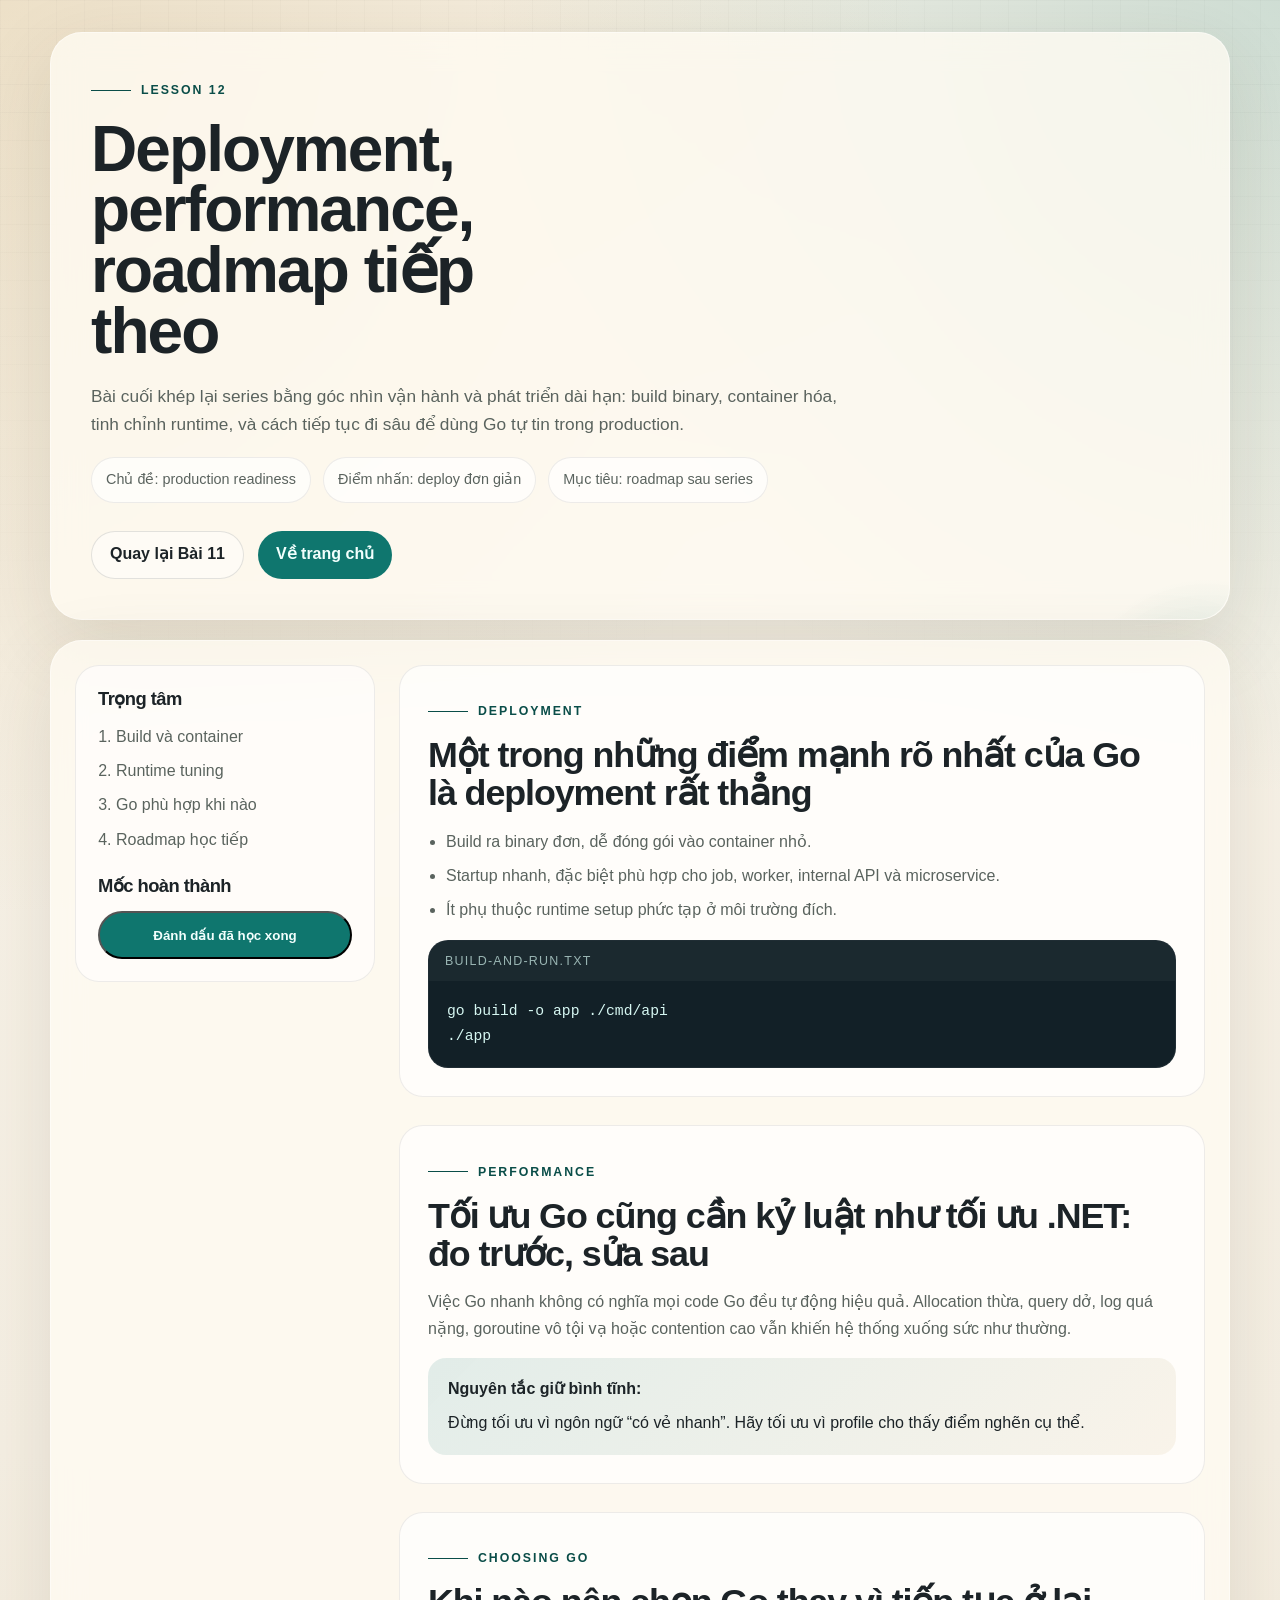
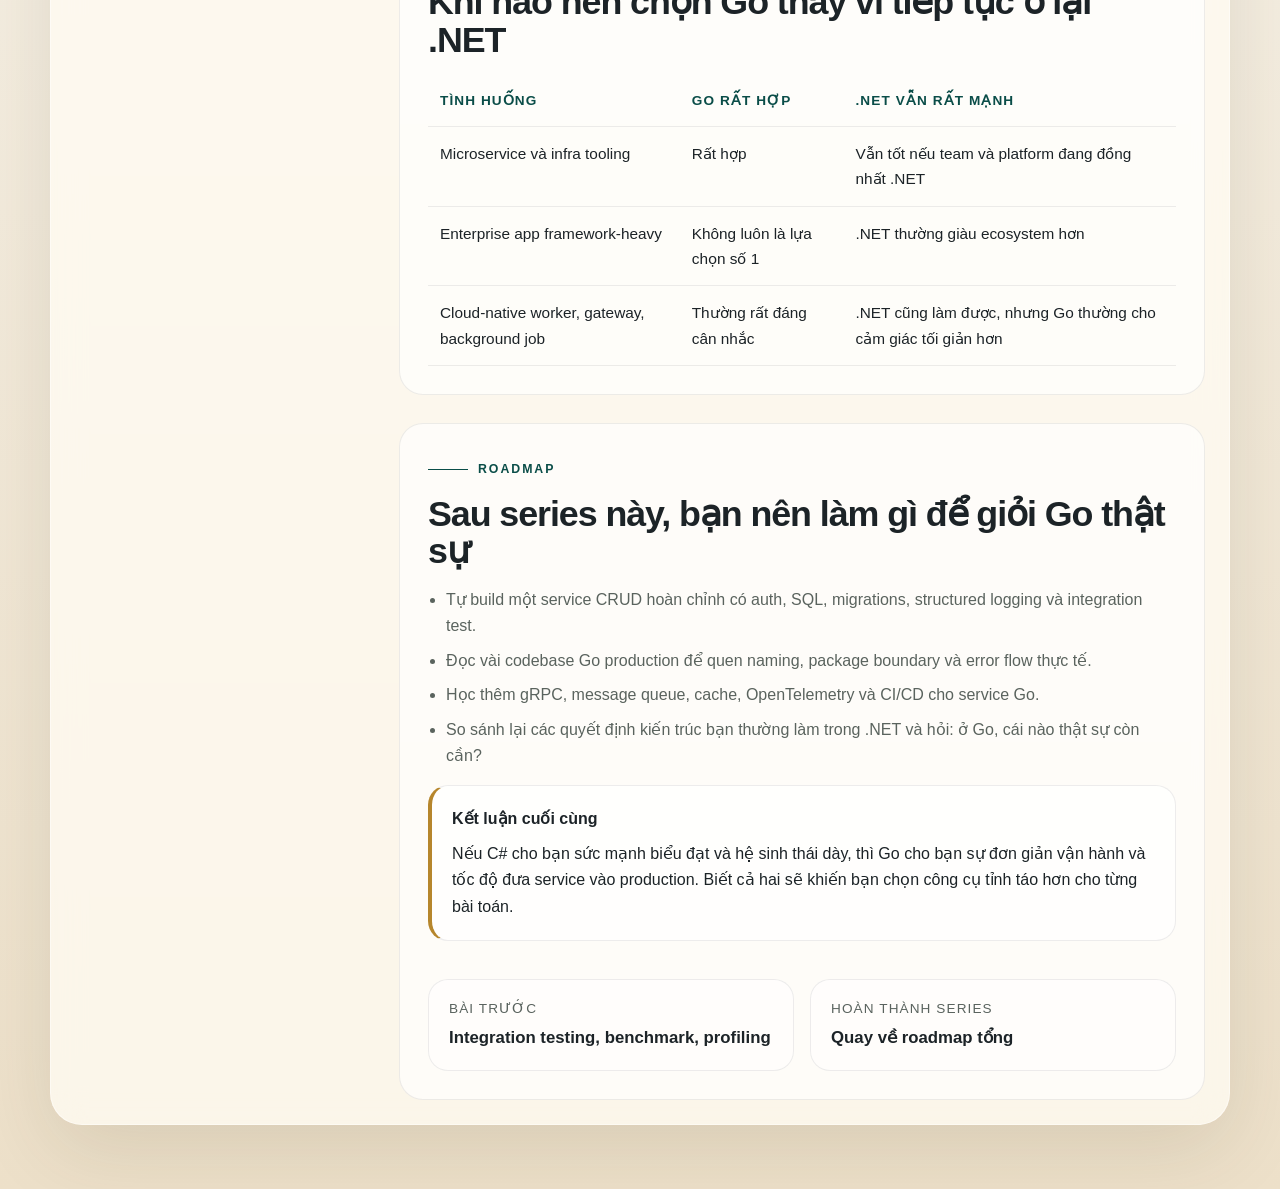
<file: lesson-12-deployment-performance-roadmap.html>
<!DOCTYPE html>
<html lang="vi">
<head>
  <meta charset="UTF-8">
  <meta name="viewport" content="width=device-width, initial-scale=1.0">
  <title>Bài 12 - Deployment, performance, roadmap tiếp theo</title>
  <link rel="stylesheet" href="styles.css">
  <script defer src="app.js"></script>
</head>
<body data-page="lesson-12-deployment-performance-roadmap.html">
  <div class="site-shell">
    <header class="article-hero">
      <div class="eyebrow">Lesson 12</div>
      <h1>Deployment, performance, roadmap tiếp theo</h1>
      <p class="hero-copy">
        Bài cuối khép lại series bằng góc nhìn vận hành và phát triển dài hạn:
        build binary, container hóa, tinh chỉnh runtime, và cách tiếp tục đi sâu để dùng Go tự tin trong production.
      </p>
      <div class="article-meta">
        <div class="meta-chip">Chủ đề: production readiness</div>
        <div class="meta-chip">Điểm nhấn: deploy đơn giản</div>
        <div class="meta-chip">Mục tiêu: roadmap sau series</div>
      </div>
      <div class="article-actions">
        <a class="button button-secondary" href="lesson-11-integration-testing-benchmarking.html">Quay lại Bài 11</a>
        <a class="button button-primary" href="index.html">Về trang chủ</a>
      </div>
    </header>

    <main class="article-layout">
      <aside class="sidebar">
        <div class="sidebar-group">
          <h3>Trọng tâm</h3>
          <ol class="toc-list">
            <li>Build và container</li>
            <li>Runtime tuning</li>
            <li>Go phù hợp khi nào</li>
            <li>Roadmap học tiếp</li>
          </ol>
        </div>
        <div class="sidebar-group">
          <h3>Mốc hoàn thành</h3>
          <button class="button button-primary mark-complete" type="button" data-complete-lesson>
            Đánh dấu đã học xong
          </button>
        </div>
      </aside>

      <article class="article">
        <section class="article-section">
          <div class="eyebrow">Deployment</div>
          <h2>Một trong những điểm mạnh rõ nhất của Go là deployment rất thẳng</h2>
          <ul class="bullet-list">
            <li>Build ra binary đơn, dễ đóng gói vào container nhỏ.</li>
            <li>Startup nhanh, đặc biệt phù hợp cho job, worker, internal API và microservice.</li>
            <li>Ít phụ thuộc runtime setup phức tạp ở môi trường đích.</li>
          </ul>
          <div class="code-block" data-label="build-and-run.txt">
            <pre><code>go build -o app ./cmd/api
./app
</code></pre>
          </div>
        </section>

        <section class="article-section">
          <div class="eyebrow">Performance</div>
          <h2>Tối ưu Go cũng cần kỷ luật như tối ưu .NET: đo trước, sửa sau</h2>
          <p>
            Việc Go nhanh không có nghĩa mọi code Go đều tự động hiệu quả. Allocation thừa, query dở, log quá nặng,
            goroutine vô tội vạ hoặc contention cao vẫn khiến hệ thống xuống sức như thường.
          </p>
          <div class="quote">
            <strong>Nguyên tắc giữ bình tĩnh:</strong>
            Đừng tối ưu vì ngôn ngữ “có vẻ nhanh”. Hãy tối ưu vì profile cho thấy điểm nghẽn cụ thể.
          </div>
        </section>

        <section class="article-section">
          <div class="eyebrow">Choosing Go</div>
          <h2>Khi nào nên chọn Go thay vì tiếp tục ở lại .NET</h2>
          <table class="compare-table">
            <thead>
              <tr>
                <th>Tình huống</th>
                <th>Go rất hợp</th>
                <th>.NET vẫn rất mạnh</th>
              </tr>
            </thead>
            <tbody>
              <tr>
                <td>Microservice và infra tooling</td>
                <td>Rất hợp</td>
                <td>Vẫn tốt nếu team và platform đang đồng nhất .NET</td>
              </tr>
              <tr>
                <td>Enterprise app framework-heavy</td>
                <td>Không luôn là lựa chọn số 1</td>
                <td>.NET thường giàu ecosystem hơn</td>
              </tr>
              <tr>
                <td>Cloud-native worker, gateway, background job</td>
                <td>Thường rất đáng cân nhắc</td>
                <td>.NET cũng làm được, nhưng Go thường cho cảm giác tối giản hơn</td>
              </tr>
            </tbody>
          </table>
        </section>

        <section class="article-section">
          <div class="eyebrow">Roadmap</div>
          <h2>Sau series này, bạn nên làm gì để giỏi Go thật sự</h2>
          <ul class="bullet-list">
            <li>Tự build một service CRUD hoàn chỉnh có auth, SQL, migrations, structured logging và integration test.</li>
            <li>Đọc vài codebase Go production để quen naming, package boundary và error flow thực tế.</li>
            <li>Học thêm gRPC, message queue, cache, OpenTelemetry và CI/CD cho service Go.</li>
            <li>So sánh lại các quyết định kiến trúc bạn thường làm trong .NET và hỏi: ở Go, cái nào thật sự còn cần?</li>
          </ul>
          <div class="callout">
            <strong>Kết luận cuối cùng</strong>
            Nếu C# cho bạn sức mạnh biểu đạt và hệ sinh thái dày, thì Go cho bạn sự đơn giản vận hành và tốc độ đưa service vào production.
            Biết cả hai sẽ khiến bạn chọn công cụ tỉnh táo hơn cho từng bài toán.
          </div>

          <div class="next-nav">
            <a href="lesson-11-integration-testing-benchmarking.html">
              <span>Bài trước</span>
              <strong>Integration testing, benchmark, profiling</strong>
            </a>
            <a href="index.html">
              <span>Hoàn thành series</span>
              <strong>Quay về roadmap tổng</strong>
            </a>
          </div>
        </section>
      </article>
    </main>
  </div>
</body>
</html>
</file>
<file: styles.css>
:root {
  --bg: #f5efe3;
  --bg-strong: #e7dcc7;
  --surface: rgba(255, 251, 243, 0.78);
  --surface-strong: #fffaf2;
  --ink: #1c2327;
  --muted: #5a635e;
  --accent: #0f766e;
  --accent-soft: #d7eee8;
  --accent-strong: #0a4d48;
  --line: rgba(28, 35, 39, 0.12);
  --gold: #b6862c;
  --shadow: 0 24px 80px rgba(59, 50, 28, 0.12);
  --radius-xl: 32px;
  --radius-lg: 20px;
  --radius-md: 14px;
  --max-width: 1180px;
  --font-display: "Aptos Display", "Segoe UI Variable Display", "Trebuchet MS", sans-serif;
  --font-body: "Aptos", "Segoe UI Variable Text", "Segoe UI", sans-serif;
  --font-code: "Cascadia Code", "Consolas", monospace;
}

* {
  box-sizing: border-box;
}

html {
  scroll-behavior: smooth;
}

body {
  margin: 0;
  min-height: 100vh;
  font-family: var(--font-body);
  color: var(--ink);
  background:
    radial-gradient(circle at top left, rgba(182, 134, 44, 0.18), transparent 30%),
    radial-gradient(circle at top right, rgba(15, 118, 110, 0.18), transparent 26%),
    linear-gradient(180deg, #f9f4ea 0%, var(--bg) 52%, #ede0c9 100%);
  line-height: 1.65;
}

body::before {
  content: "";
  position: fixed;
  inset: 0;
  pointer-events: none;
  background-image:
    linear-gradient(rgba(28, 35, 39, 0.04) 1px, transparent 1px),
    linear-gradient(90deg, rgba(28, 35, 39, 0.04) 1px, transparent 1px);
  background-size: 28px 28px;
  mask-image: linear-gradient(180deg, rgba(0, 0, 0, 0.55), transparent 85%);
}

a {
  color: inherit;
  text-decoration: none;
}

code,
pre {
  font-family: var(--font-code);
}

.site-shell {
  width: min(calc(100% - 32px), var(--max-width));
  margin: 0 auto;
  padding: 32px 0 64px;
  position: relative;
}

.hero,
.panel,
.article-layout,
.article-hero {
  backdrop-filter: blur(16px);
  background: var(--surface);
  border: 1px solid rgba(255, 255, 255, 0.45);
  box-shadow: var(--shadow);
}

.hero {
  padding: 44px;
  border-radius: var(--radius-xl);
  position: relative;
  overflow: hidden;
}

.hero::after,
.article-hero::after {
  content: "";
  position: absolute;
  inset: auto -10% -40% auto;
  width: 280px;
  height: 280px;
  border-radius: 50%;
  background: radial-gradient(circle, rgba(15, 118, 110, 0.22), transparent 68%);
}

.eyebrow {
  display: inline-flex;
  align-items: center;
  gap: 10px;
  text-transform: uppercase;
  letter-spacing: 0.16em;
  font-size: 0.77rem;
  font-weight: 700;
  color: var(--accent-strong);
}

.eyebrow::before {
  content: "";
  width: 40px;
  height: 1px;
  background: currentColor;
}

h1,
h2,
h3 {
  margin: 0;
  font-family: var(--font-display);
  letter-spacing: -0.03em;
}

h1 {
  font-size: clamp(2.8rem, 5vw, 5rem);
  line-height: 0.95;
  margin-top: 18px;
  max-width: 11ch;
}

h2 {
  font-size: clamp(1.8rem, 2.8vw, 2.8rem);
  line-height: 1.05;
}

h3 {
  font-size: 1.15rem;
  line-height: 1.2;
}

p {
  margin: 0;
  color: var(--muted);
}

.hero-copy {
  margin-top: 20px;
  max-width: 760px;
  font-size: 1.08rem;
}

.hero-actions,
.article-actions {
  display: flex;
  flex-wrap: wrap;
  gap: 14px;
  margin-top: 28px;
}

.button {
  display: inline-flex;
  align-items: center;
  justify-content: center;
  min-height: 48px;
  padding: 0 18px;
  border-radius: 999px;
  font-weight: 700;
  transition: transform 180ms ease, background 180ms ease, border-color 180ms ease;
}

.button:hover {
  transform: translateY(-1px);
}

.button-primary {
  background: var(--accent);
  color: #f2fffd;
}

.button-secondary {
  border: 1px solid var(--line);
  background: rgba(255, 255, 255, 0.48);
}

.hero-grid,
.callout-grid,
.cards-2 {
  display: grid;
  gap: 16px;
  margin-top: 28px;
  grid-template-columns: repeat(3, minmax(0, 1fr));
}

.stat-card,
.callout,
.mini-card {
  padding: 20px;
  border-radius: var(--radius-lg);
  background: rgba(255, 255, 255, 0.62);
  border: 1px solid rgba(28, 35, 39, 0.08);
}

.stat-label {
  display: inline-block;
  font-size: 0.78rem;
  text-transform: uppercase;
  letter-spacing: 0.1em;
  color: var(--gold);
  margin-bottom: 8px;
}

.stat-card strong {
  display: block;
  font-size: 1.15rem;
  margin-bottom: 8px;
}

.content-stack {
  display: grid;
  gap: 20px;
  margin-top: 20px;
}

.panel {
  border-radius: var(--radius-xl);
  padding: 34px;
}

.section-heading {
  display: flex;
  justify-content: space-between;
  gap: 20px;
  align-items: end;
  margin-bottom: 24px;
}

.progress-chip {
  min-width: 112px;
  text-align: right;
}

.progress-chip span {
  display: block;
  font-size: 1.2rem;
  font-weight: 700;
}

.progress-chip small {
  color: var(--muted);
}

.lesson-list {
  display: grid;
  gap: 14px;
}

.lesson-card {
  display: grid;
  grid-template-columns: 72px 1fr auto;
  gap: 18px;
  align-items: start;
  padding: 20px;
  border-radius: var(--radius-lg);
  background: rgba(255, 255, 255, 0.56);
  border: 1px solid rgba(28, 35, 39, 0.1);
  transition: transform 180ms ease, background 180ms ease, border-color 180ms ease;
}

.lesson-card:hover {
  transform: translateY(-2px);
  background: rgba(255, 255, 255, 0.8);
  border-color: rgba(15, 118, 110, 0.28);
}

.lesson-index {
  font-family: var(--font-display);
  font-size: 1.55rem;
  color: var(--accent-strong);
}

.lesson-status {
  align-self: center;
  padding: 8px 12px;
  border-radius: 999px;
  border: 1px solid var(--line);
  font-size: 0.88rem;
  color: var(--muted);
}

.lesson-card.is-complete .lesson-status {
  background: var(--accent-soft);
  border-color: transparent;
  color: var(--accent-strong);
}

.split-panel {
  display: grid;
  gap: 20px;
  grid-template-columns: 1.2fr 1fr;
}

.feature-list,
.bullet-list,
.toc-list {
  margin: 0;
  padding-left: 18px;
  color: var(--muted);
}

.feature-list li,
.bullet-list li,
.toc-list li {
  margin-bottom: 8px;
}

.article-hero {
  position: relative;
  overflow: hidden;
  border-radius: var(--radius-xl);
  padding: 40px;
}

.article-meta {
  display: flex;
  flex-wrap: wrap;
  gap: 12px;
  margin-top: 18px;
}

.meta-chip {
  display: inline-flex;
  align-items: center;
  gap: 8px;
  padding: 10px 14px;
  border-radius: 999px;
  background: rgba(255, 255, 255, 0.65);
  border: 1px solid rgba(28, 35, 39, 0.08);
  color: var(--muted);
  font-size: 0.9rem;
}

.article-layout {
  display: grid;
  grid-template-columns: 300px minmax(0, 1fr);
  gap: 24px;
  margin-top: 20px;
  padding: 24px;
  border-radius: var(--radius-xl);
}

.sidebar {
  position: sticky;
  top: 22px;
  align-self: start;
  padding: 22px;
  border-radius: 24px;
  background: rgba(255, 255, 255, 0.6);
  border: 1px solid rgba(28, 35, 39, 0.08);
}

.sidebar h3 {
  margin-bottom: 14px;
}

.sidebar-group + .sidebar-group {
  margin-top: 22px;
}

.article {
  display: grid;
  gap: 28px;
}

.article-section {
  padding: 28px;
  border-radius: 24px;
  background: rgba(255, 255, 255, 0.63);
  border: 1px solid rgba(28, 35, 39, 0.08);
}

.article-section > * + * {
  margin-top: 16px;
}

.compare-table {
  width: 100%;
  border-collapse: collapse;
  font-size: 0.96rem;
  overflow: hidden;
}

.compare-table th,
.compare-table td {
  padding: 14px 12px;
  text-align: left;
  vertical-align: top;
  border-bottom: 1px solid rgba(28, 35, 39, 0.08);
}

.compare-table th {
  color: var(--accent-strong);
  font-size: 0.85rem;
  text-transform: uppercase;
  letter-spacing: 0.08em;
}

.code-block {
  position: relative;
  overflow: hidden;
  border-radius: 20px;
  background: #122027;
  color: #d6f7f2;
  border: 1px solid rgba(255, 255, 255, 0.06);
}

.code-block::before {
  content: attr(data-label);
  display: block;
  padding: 10px 16px;
  background: rgba(255, 255, 255, 0.04);
  color: rgba(214, 247, 242, 0.68);
  font-size: 0.78rem;
  text-transform: uppercase;
  letter-spacing: 0.1em;
}

.code-block pre {
  margin: 0;
  padding: 18px;
  overflow-x: auto;
  font-size: 0.92rem;
  line-height: 1.7;
}

.callout {
  border-left: 4px solid var(--gold);
}

.callout strong {
  display: block;
  margin-bottom: 8px;
  color: var(--ink);
}

.next-nav {
  display: flex;
  justify-content: space-between;
  gap: 16px;
  align-items: center;
  padding: 22px 0 0;
}

.next-nav a {
  flex: 1;
  padding: 18px 20px;
  border-radius: 20px;
  border: 1px solid rgba(28, 35, 39, 0.08);
  background: rgba(255, 255, 255, 0.56);
}

.next-nav a span {
  display: block;
  color: var(--muted);
  font-size: 0.85rem;
  text-transform: uppercase;
  letter-spacing: 0.08em;
}

.next-nav a strong {
  display: block;
  margin-top: 4px;
  color: var(--ink);
  font-size: 1.05rem;
}

.mark-complete {
  width: 100%;
}

.quote {
  padding: 18px 20px;
  border-radius: 18px;
  background: linear-gradient(135deg, rgba(15, 118, 110, 0.12), rgba(182, 134, 44, 0.08));
  color: var(--ink);
}

.quote strong {
  display: block;
  margin-bottom: 8px;
}

@media (max-width: 980px) {
  .hero-grid,
  .callout-grid,
  .cards-2,
  .split-panel,
  .article-layout {
    grid-template-columns: 1fr;
  }

  .lesson-card {
    grid-template-columns: 56px 1fr;
  }

  .lesson-status {
    justify-self: start;
  }

  .section-heading,
  .next-nav {
    flex-direction: column;
    align-items: stretch;
  }

  .sidebar {
    position: static;
  }
}

@media (max-width: 640px) {
  .site-shell {
    width: min(calc(100% - 18px), var(--max-width));
    padding-top: 14px;
  }

  .hero,
  .panel,
  .article-hero,
  .article-layout {
    padding: 22px;
    border-radius: 24px;
  }

  .article-section,
  .sidebar,
  .lesson-card {
    padding: 18px;
  }

  h1 {
    max-width: none;
    font-size: clamp(2.2rem, 12vw, 3rem);
  }
}
</file>
